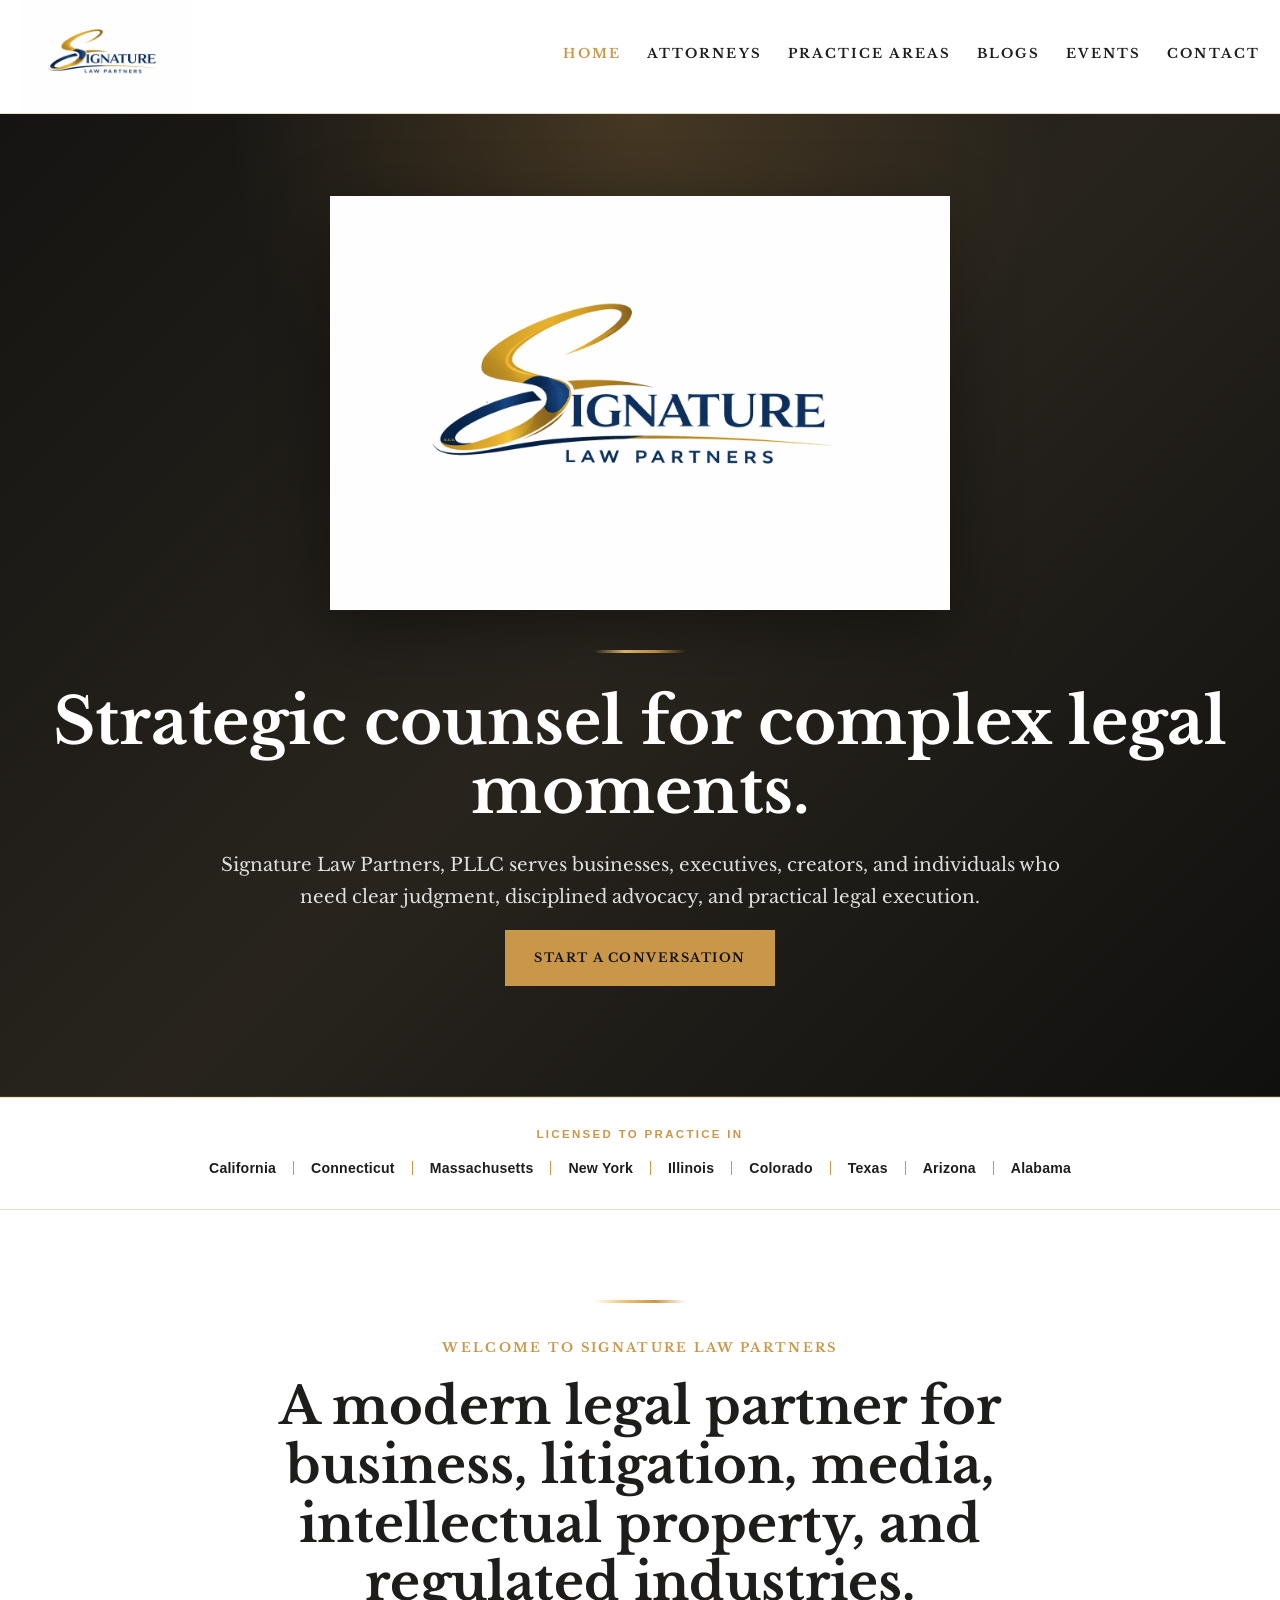
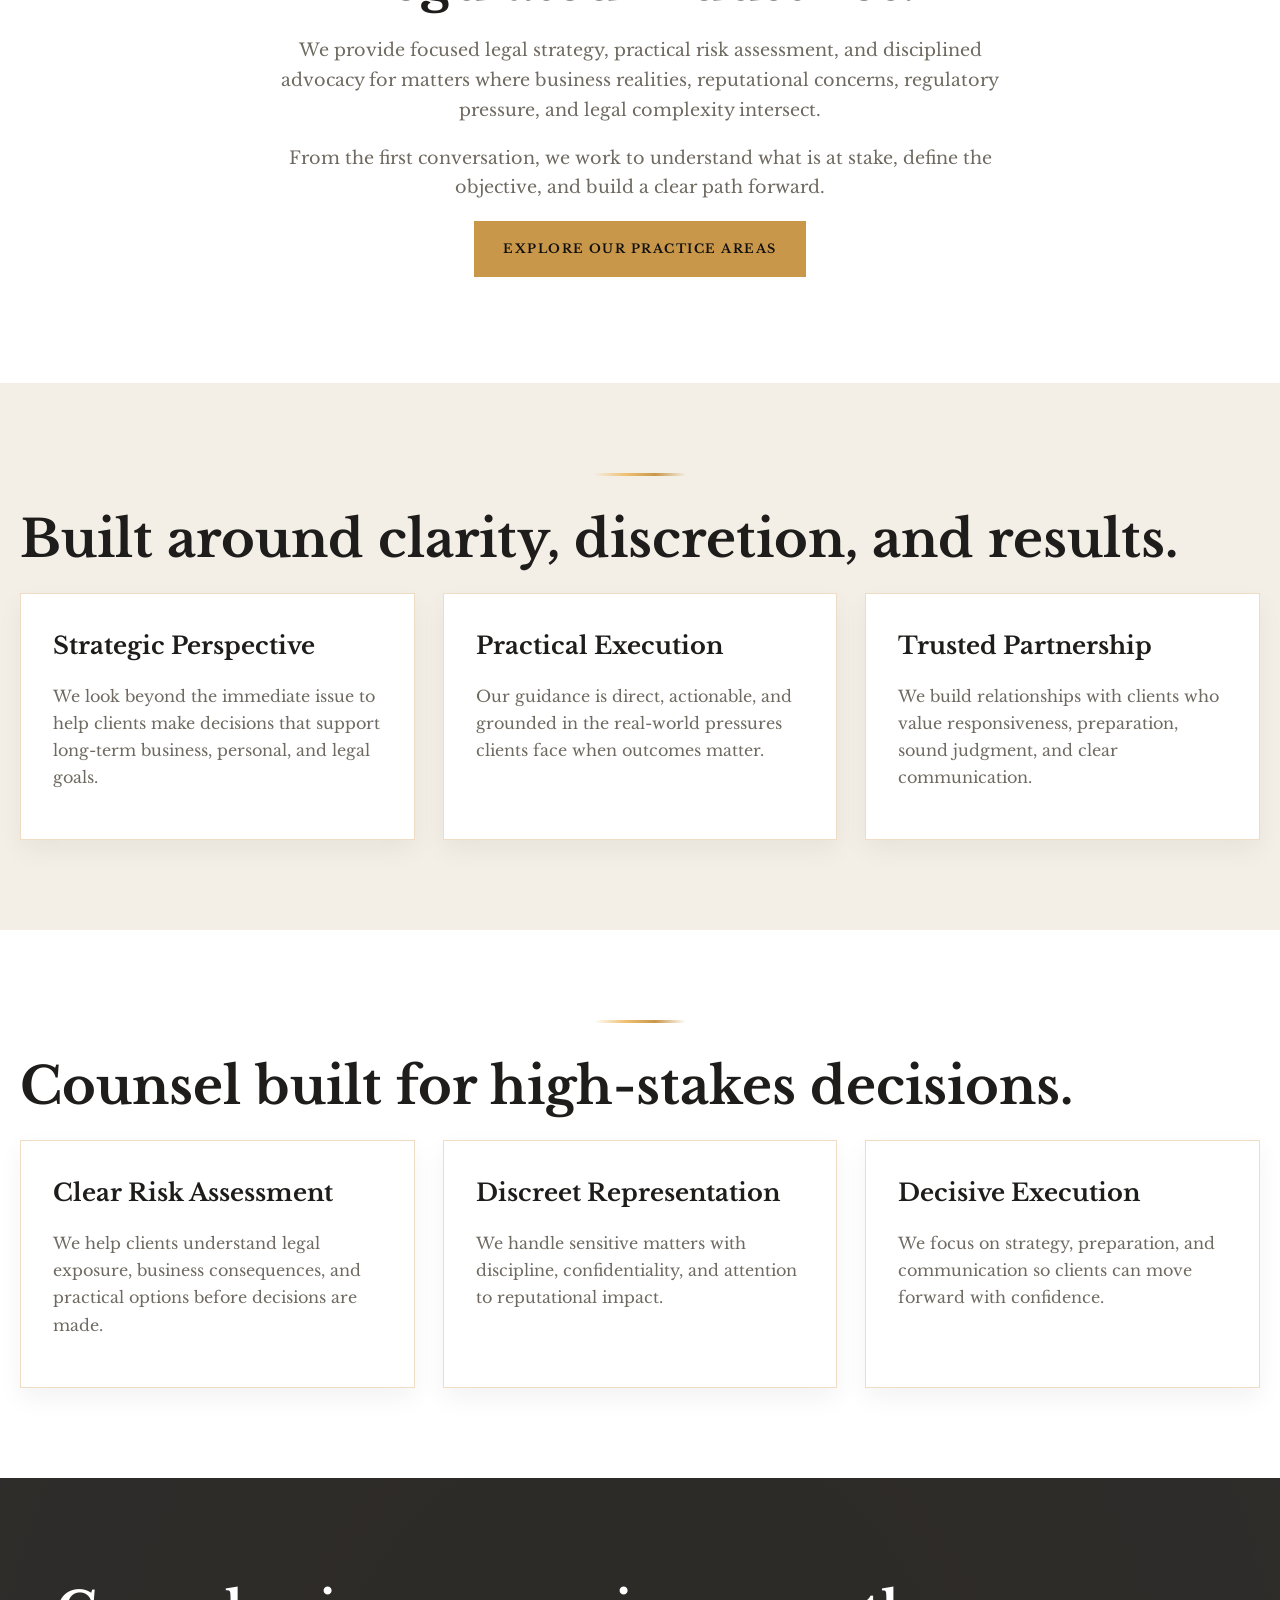
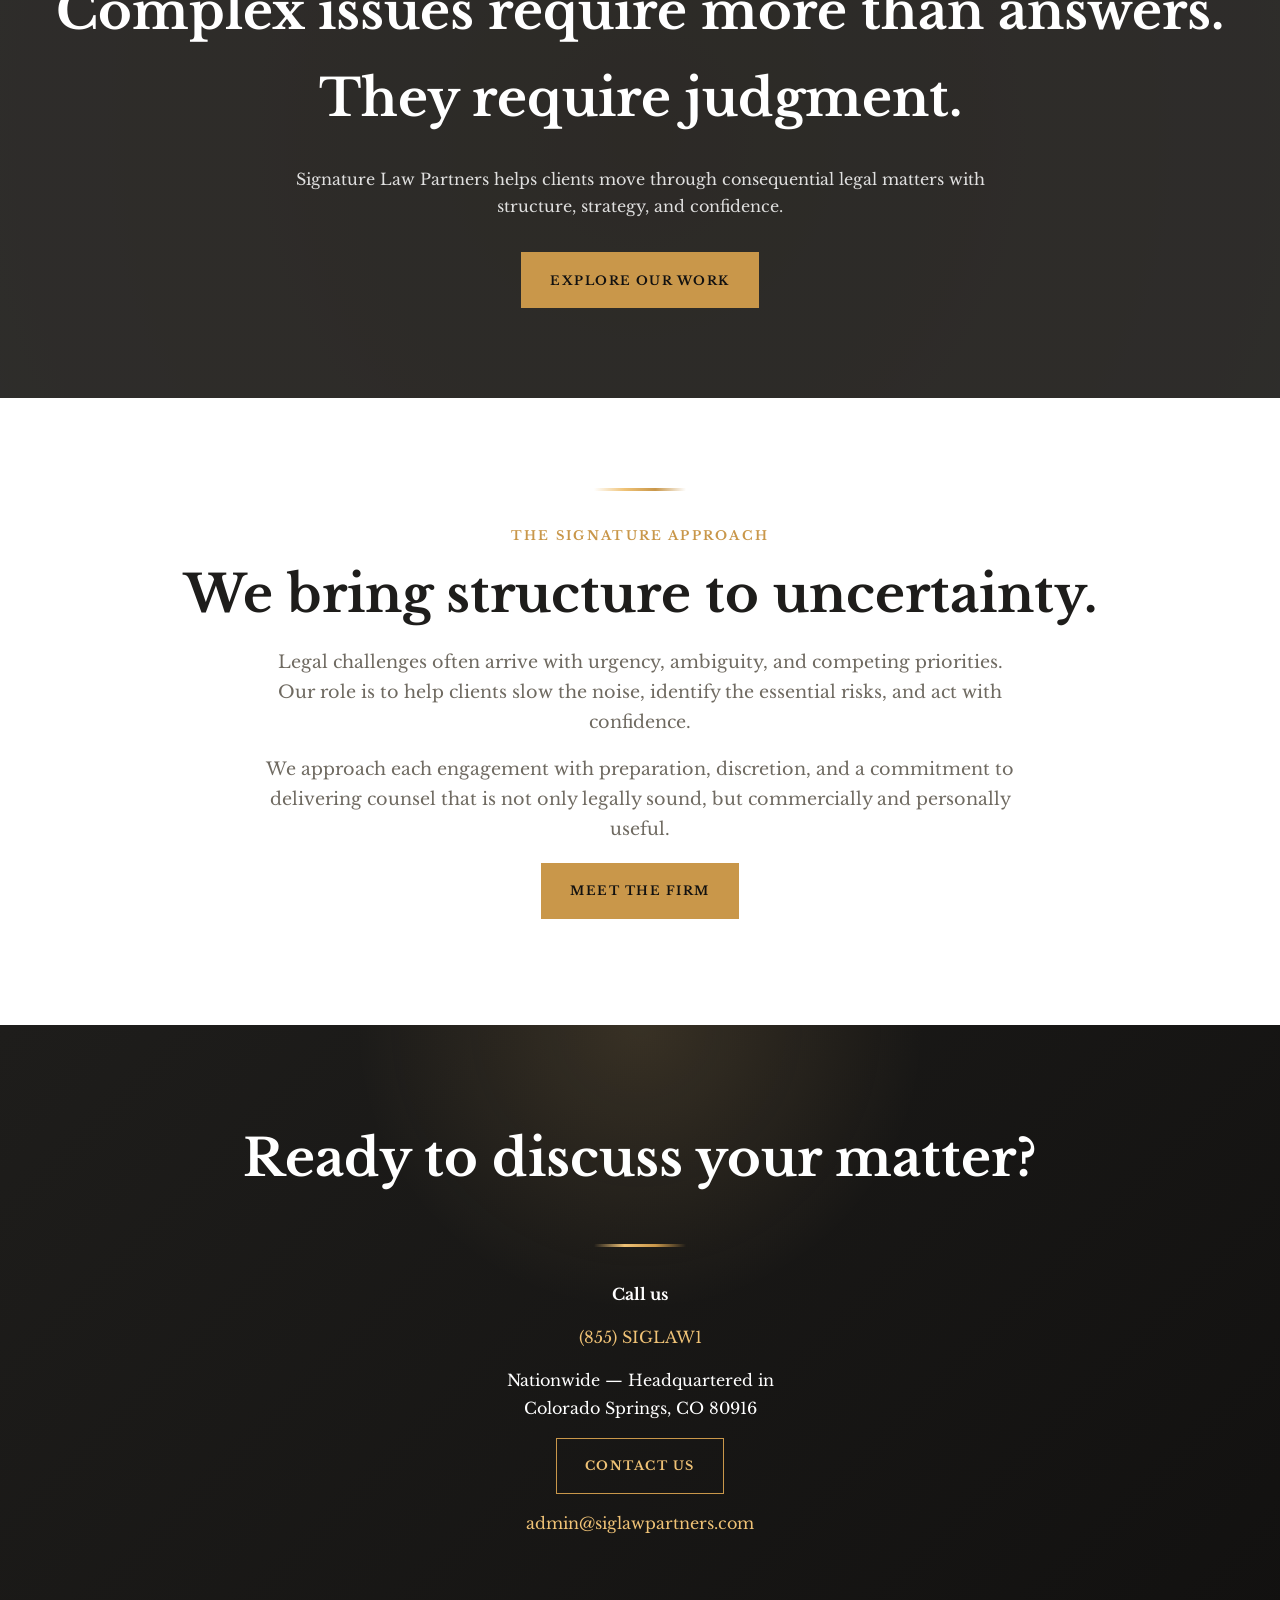
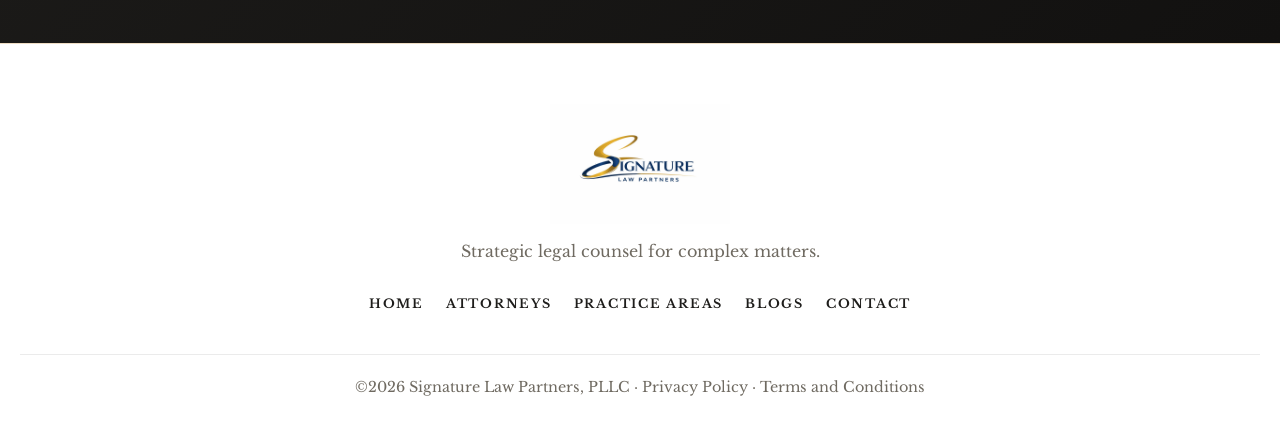
<file: index.html>
<!DOCTYPE html>
<html lang="en" class="scroll-smooth">
<head>
    <meta charset="UTF-8">
    <meta http-equiv="X-UA-Compatible" content="IE=edge">
    <meta name="viewport" content="width=device-width, initial-scale=1.0">
    <link rel="icon" href="data:,">

    <meta name="robots" content="index, follow, max-image-preview:large, max-snippet:-1, max-video-preview:-1">
    <meta name="description" content="Signature Law Partners, PLLC provides strategic legal counsel for businesses, executives, creators, and individuals facing complex legal matters.">

    <meta property="og:title" content="Signature Law Partners, PLLC">
    <meta property="og:description" content="Strategic legal counsel for businesses, executives, creators, and individuals facing complex legal matters.">
    <meta property="og:type" content="website">
    <meta property="og:image" content="assets/siglogo.png">
    <meta name="twitter:card" content="summary_large_image">

    <title>Signature Law Partners, PLLC | Strategic Legal Counsel</title>

    <link rel="preconnect" href="https://fonts.googleapis.com">
    <link rel="preconnect" href="https://fonts.gstatic.com" crossorigin>
    <link href="https://fonts.googleapis.com/css2?family=Libre+Baskerville:wght@400;700&display=swap" rel="stylesheet">
    <link rel="stylesheet" href="style.css">

    <script type="application/ld+json">
    {
        "@context": "https://schema.org",
        "@type": "LegalService",
        "name": "Signature Law Partners, PLLC",
        "image": "assets/siglogo.png",
        "email": "admin@siglawpartners.com",
        "telephone": "+1-855-744-5291",
        "address": {
            "@type": "PostalAddress",
            "addressLocality": "Colorado Springs",
            "addressRegion": "CO",
            "postalCode": "80916",
            "addressCountry": "US"
        },
        "areaServed": "US",
        "url": "https://siglawpartners.com"
    }
    </script>
</head>

<body>
<a class="skip-link" href="#main">Skip to main content</a>

<header class="main-header">
    <div class="container main-header-inner">
        <div class="logo">
            <a href="index.html" aria-label="Signature Law Partners home">
                <img src="assets/siglogo.png" alt="Signature Law Partners, PLLC logo" width="170" height="90" decoding="async">
            </a>
        </div>

        <nav class="site-nav" aria-label="Primary navigation">
            <a href="index.html" aria-current="page">Home</a>
            <a href="attorneys.html">Attorneys</a>
            <a href="practice-areas.html">Practice Areas</a>
            <a href="blogs.html">Blogs</a>
            <a href="events.html">Events</a>
            <a href="contact.html">Contact</a>
        </nav>
    </div>
</header>

<main id="main">
    <section class="hero">
        <div class="container hero-inner">
            <img
                src="assets/siglogo.png"
                alt="Signature Law Partners, PLLC"
                class="hero-logo"
                width="620"
                height="300"
                fetchpriority="high"
                decoding="async"
            >

            <div class="divider" aria-hidden="true">
                <div class="linebar"></div>
            </div>

            <h1>Strategic counsel for complex legal moments.</h1>

            <p>
                Signature Law Partners, PLLC serves businesses, executives, creators,
                and individuals who need clear judgment, disciplined advocacy,
                and practical legal execution.
            </p>

            <p>
                <a href="contact.html" class="btn">Start a Conversation</a>
            </p>
        </div>
    </section>

    <section class="licensed-states" aria-label="States where the firm is licensed">
        <div class="container licensed-states-inner">
            <p class="licensed-states-label">Licensed to practice in</p>
            <ul class="licensed-states-list">
                <li>California</li>
                <li>Connecticut</li>
                <li>Massachusetts</li>
                <li>New York</li>
                <li>Illinois</li>
                <li>Colorado</li>
                <li>Texas</li>
                <li>Arizona</li>
                <li>Alabama</li>
            </ul>
        </div>
    </section>

    <section class="section section-white">
        <div class="container">
            <div class="page-section-content">
            <div class="divider" aria-hidden="true">
                <div class="linebar"></div>
            </div>

            <p class="eyebrow">Welcome to Signature Law Partners</p>

            <h2 class="section-title">
                A modern legal partner for business, litigation, media,
                intellectual property, and regulated industries.
            </h2>

            <div class="section-lede">
                <p>
                    We provide focused legal strategy, practical risk assessment,
                    and disciplined advocacy for matters where business realities,
                    reputational concerns, regulatory pressure, and legal complexity intersect.
                </p>

                <p>
                    From the first conversation, we work to understand what is at stake,
                    define the objective, and build a clear path forward.
                </p>
            </div>

            <p>
                <a href="practice-areas.html" class="btn">Explore Our Practice Areas</a>
            </p>
            </div>
        </div>
    </section>

    <section class="section section-soft">
        <div class="container">
            <div class="divider" aria-hidden="true">
                <div class="linebar"></div>
            </div>

            <h2 class="section-title">Built around clarity, discretion, and results.</h2>

            <div class="card-grid">
                <article class="card">
                    <h3>Strategic Perspective</h3>
                    <p>
                        We look beyond the immediate issue to help clients make decisions
                        that support long-term business, personal, and legal goals.
                    </p>
                </article>

                <article class="card">
                    <h3>Practical Execution</h3>
                    <p>
                        Our guidance is direct, actionable, and grounded in the real-world
                        pressures clients face when outcomes matter.
                    </p>
                </article>

                <article class="card">
                    <h3>Trusted Partnership</h3>
                    <p>
                        We build relationships with clients who value responsiveness,
                        preparation, sound judgment, and clear communication.
                    </p>
                </article>
            </div>
        </div>
    </section>

    <section class="section section-white" aria-label="Firm approach">
        <div class="container">
            <div class="divider" aria-hidden="true">
                <div class="linebar"></div>
            </div>

            <h2 class="section-title">Counsel built for high-stakes decisions.</h2>

            <div class="card-grid">
                <article class="card">
                    <h3>Clear Risk Assessment</h3>
                    <p>
                        We help clients understand legal exposure, business consequences,
                        and practical options before decisions are made.
                    </p>
                </article>

                <article class="card">
                    <h3>Discreet Representation</h3>
                    <p>
                        We handle sensitive matters with discipline, confidentiality,
                        and attention to reputational impact.
                    </p>
                </article>

                <article class="card">
                    <h3>Decisive Execution</h3>
                    <p>
                        We focus on strategy, preparation, and communication so clients
                        can move forward with confidence.
                    </p>
                </article>
            </div>
        </div>
    </section>

    <section class="section cta-band">
        <div class="container">
            <h2>
                Complex issues require more than answers.<br>
                They require judgment.
            </h2>

            <p>
                Signature Law Partners helps clients move through consequential legal
                matters with structure, strategy, and confidence.
            </p>

            <a href="practice-areas.html" class="btn">Explore Our Work</a>
        </div>
    </section>

    <section class="section section-white">
        <div class="container">
            <div class="page-section-content">
            <div class="divider" aria-hidden="true">
                <div class="linebar"></div>
            </div>

            <p class="eyebrow">The Signature Approach</p>

            <h2 class="section-title">We bring structure to uncertainty.</h2>

            <div class="section-lede">
                <p>
                    Legal challenges often arrive with urgency, ambiguity, and competing
                    priorities. Our role is to help clients slow the noise, identify
                    the essential risks, and act with confidence.
                </p>

                <p>
                    We approach each engagement with preparation, discretion, and a
                    commitment to delivering counsel that is not only legally sound,
                    but commercially and personally useful.
                </p>
            </div>

            <p>
                <a href="attorneys.html" class="btn">Meet the Firm</a>
            </p>
            </div>
        </div>
    </section>

    <section class="section contact-panel">
        <div class="container">
            <h2>Ready to discuss your matter?</h2>

            <div class="divider" aria-hidden="true">
                <div class="linebar"></div>
            </div>

            <p><strong>Call us</strong></p>

            <p>
                <a href="tel:+18557445291">(855) SIGLAW1</a>
            </p>

            <p>
                Nationwide — Headquartered in<br>
                Colorado Springs, CO 80916
            </p>

            <p>
                <a href="contact.html" class="ghost-btn">Contact Us</a>
            </p>

            <p>
                <a href="mailto:admin@siglawpartners.com">admin@siglawpartners.com</a>
            </p>
        </div>
    </section>
</main>

<footer class="footer">
    <div class="container footer-inner">
        <div>
            <img
                src="assets/siglogo.png"
                alt="Signature Law Partners, PLLC"
                class="footer-logo"
                width="180"
                height="95"
                decoding="async"
            >

            <p>Strategic legal counsel for complex matters.</p>
        </div>

        <nav class="footer-links" aria-label="Footer navigation">
            <a href="index.html" aria-current="page">Home</a>
            <a href="attorneys.html">Attorneys</a>
            <a href="practice-areas.html">Practice Areas</a>
            <a href="blogs.html">Blogs</a>
            <a href="contact.html">Contact</a>
        </nav>
    </div>

    <div class="container footer-bottom">
        <p>
            ©2026 Signature Law Partners, PLLC ·
            <a href="/privacy-policy">Privacy Policy</a> ·
            <a href="/terms-and-conditions">Terms and Conditions</a>
        </p>
    </div>
</footer>

<script src="site.js"></script>
</body>
</html>
</file>
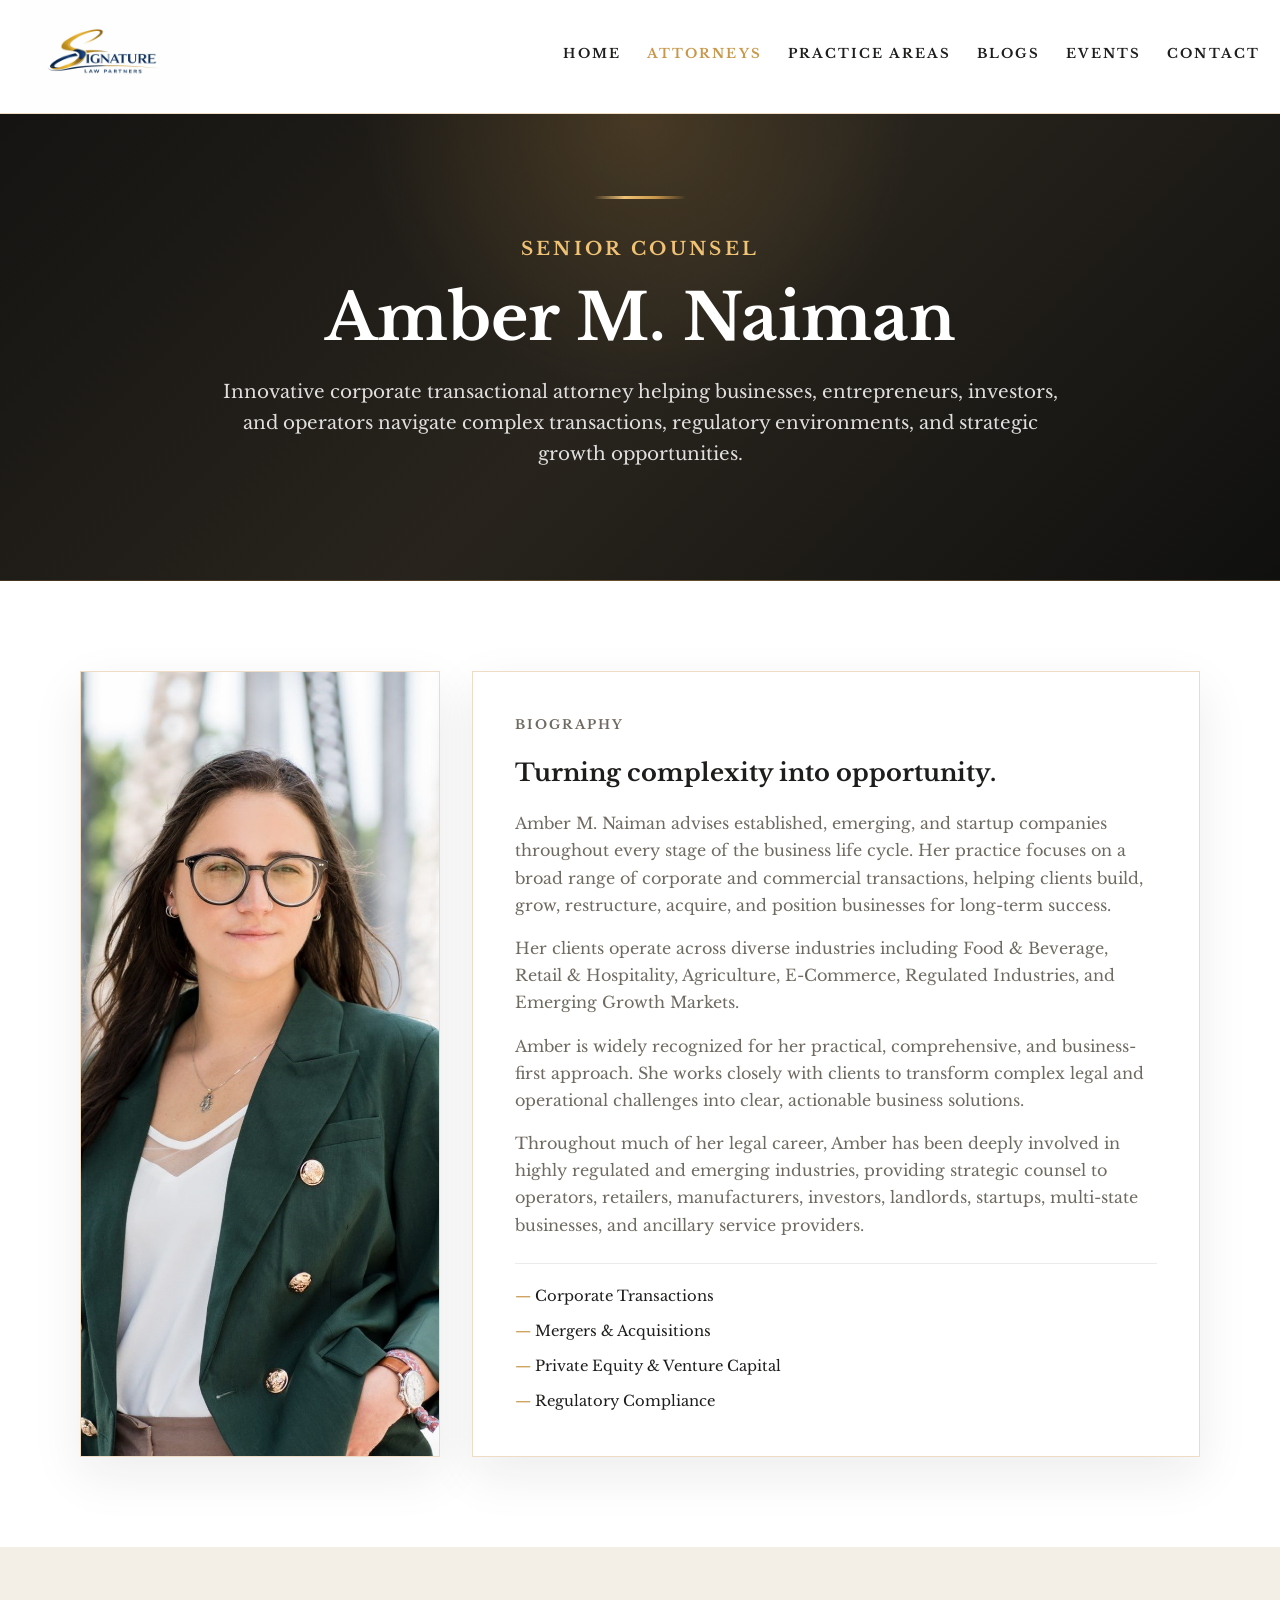
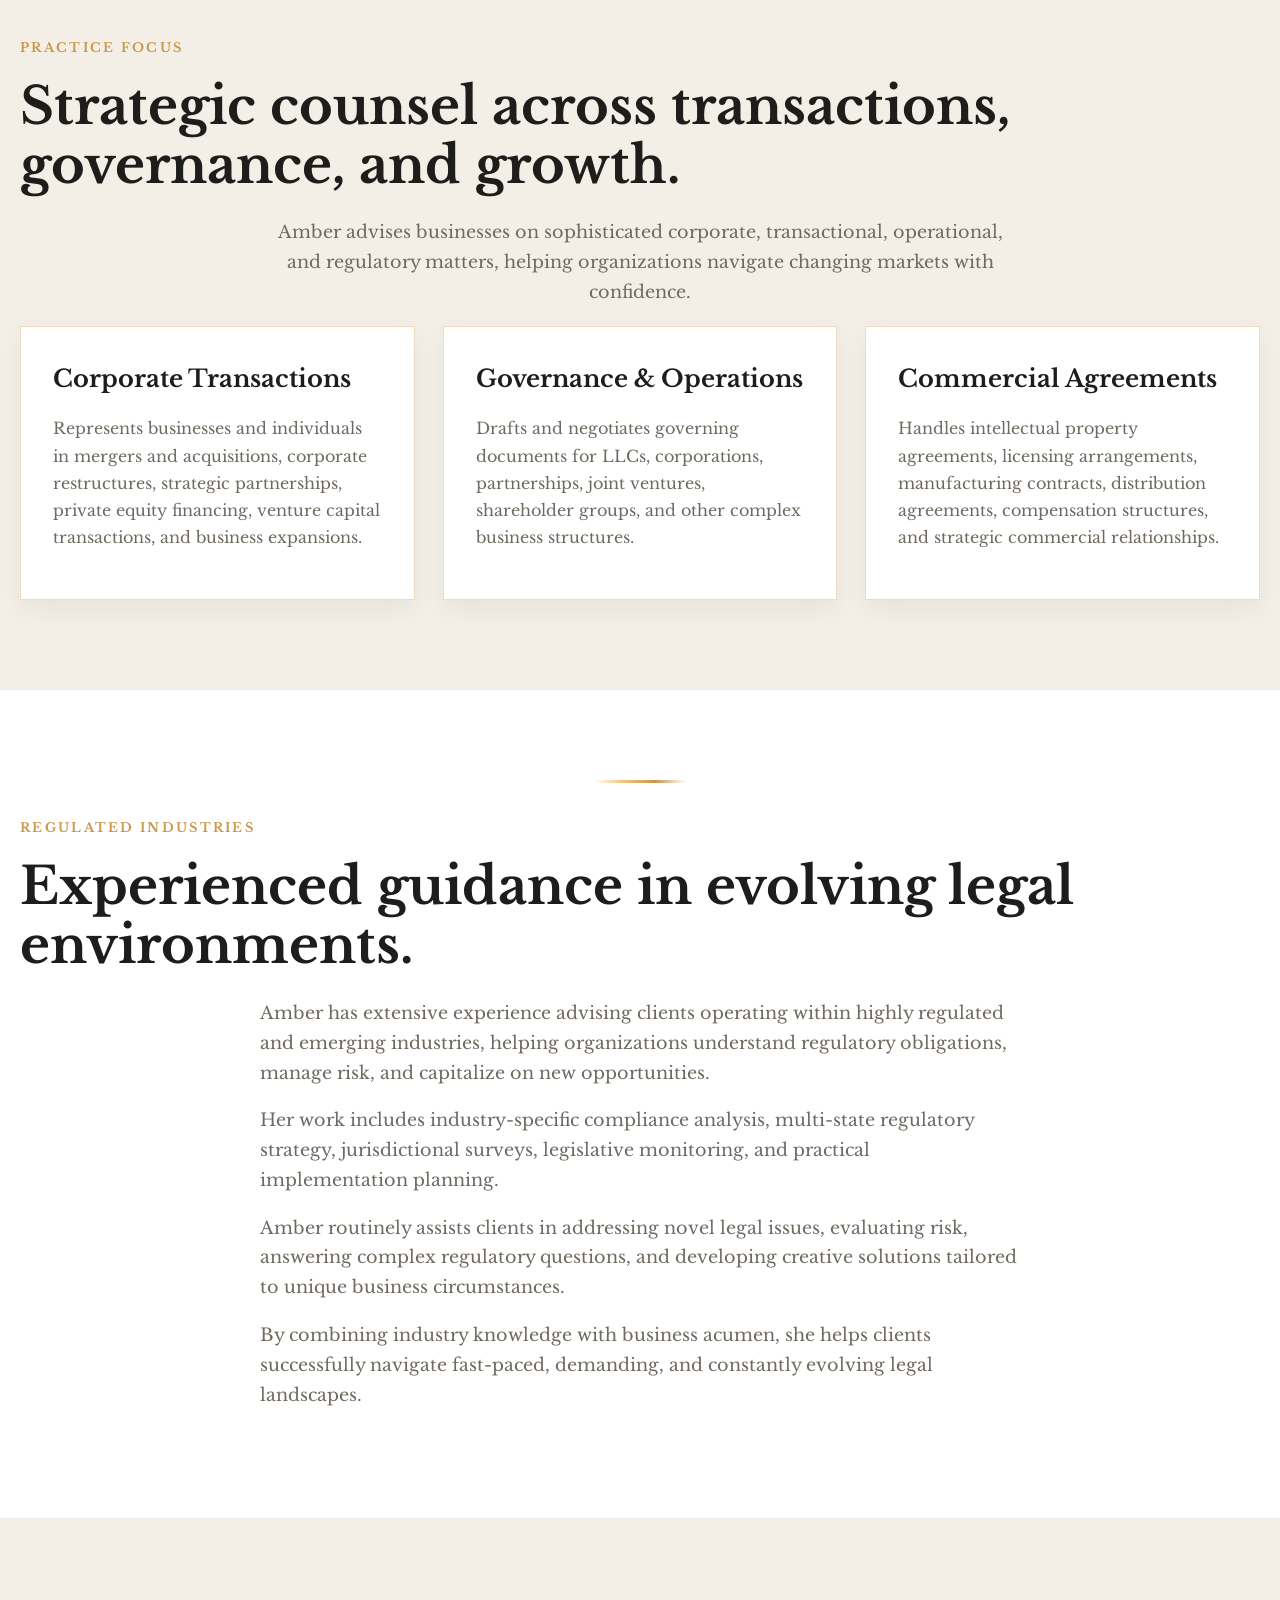
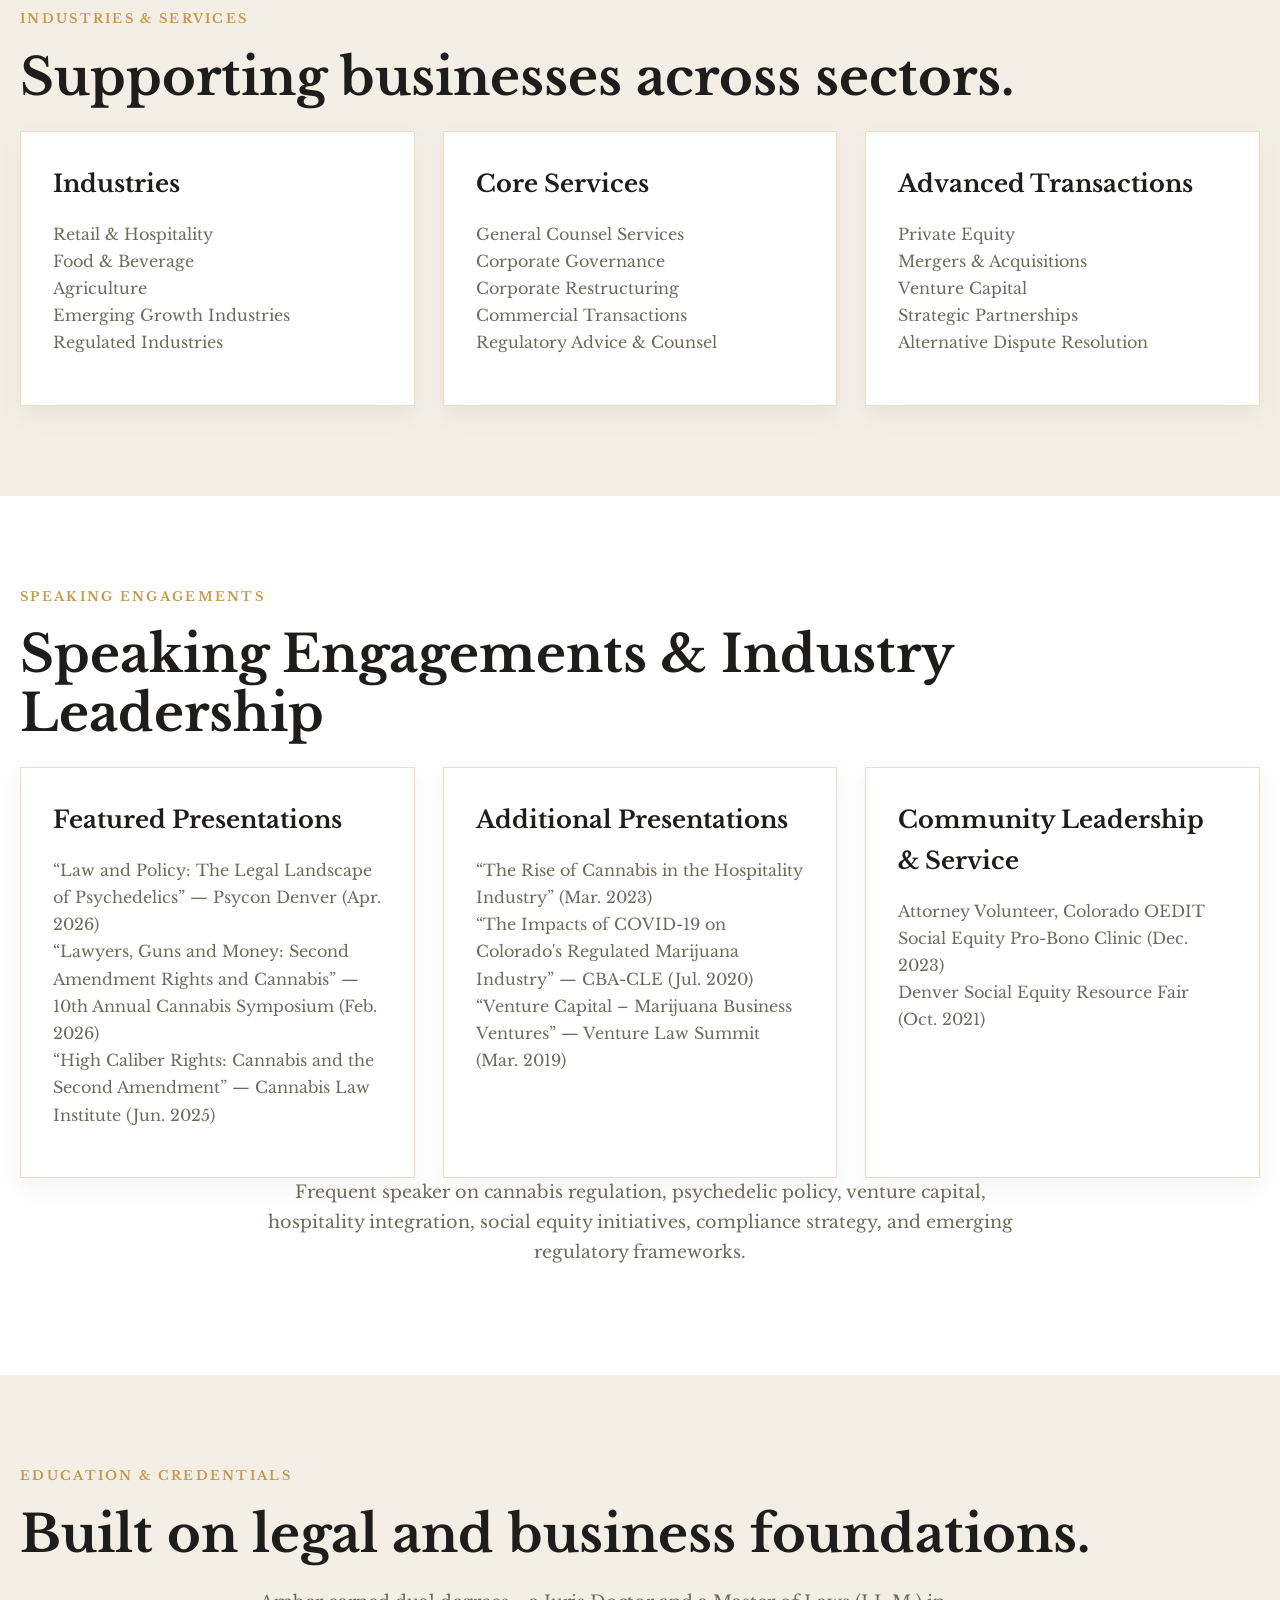
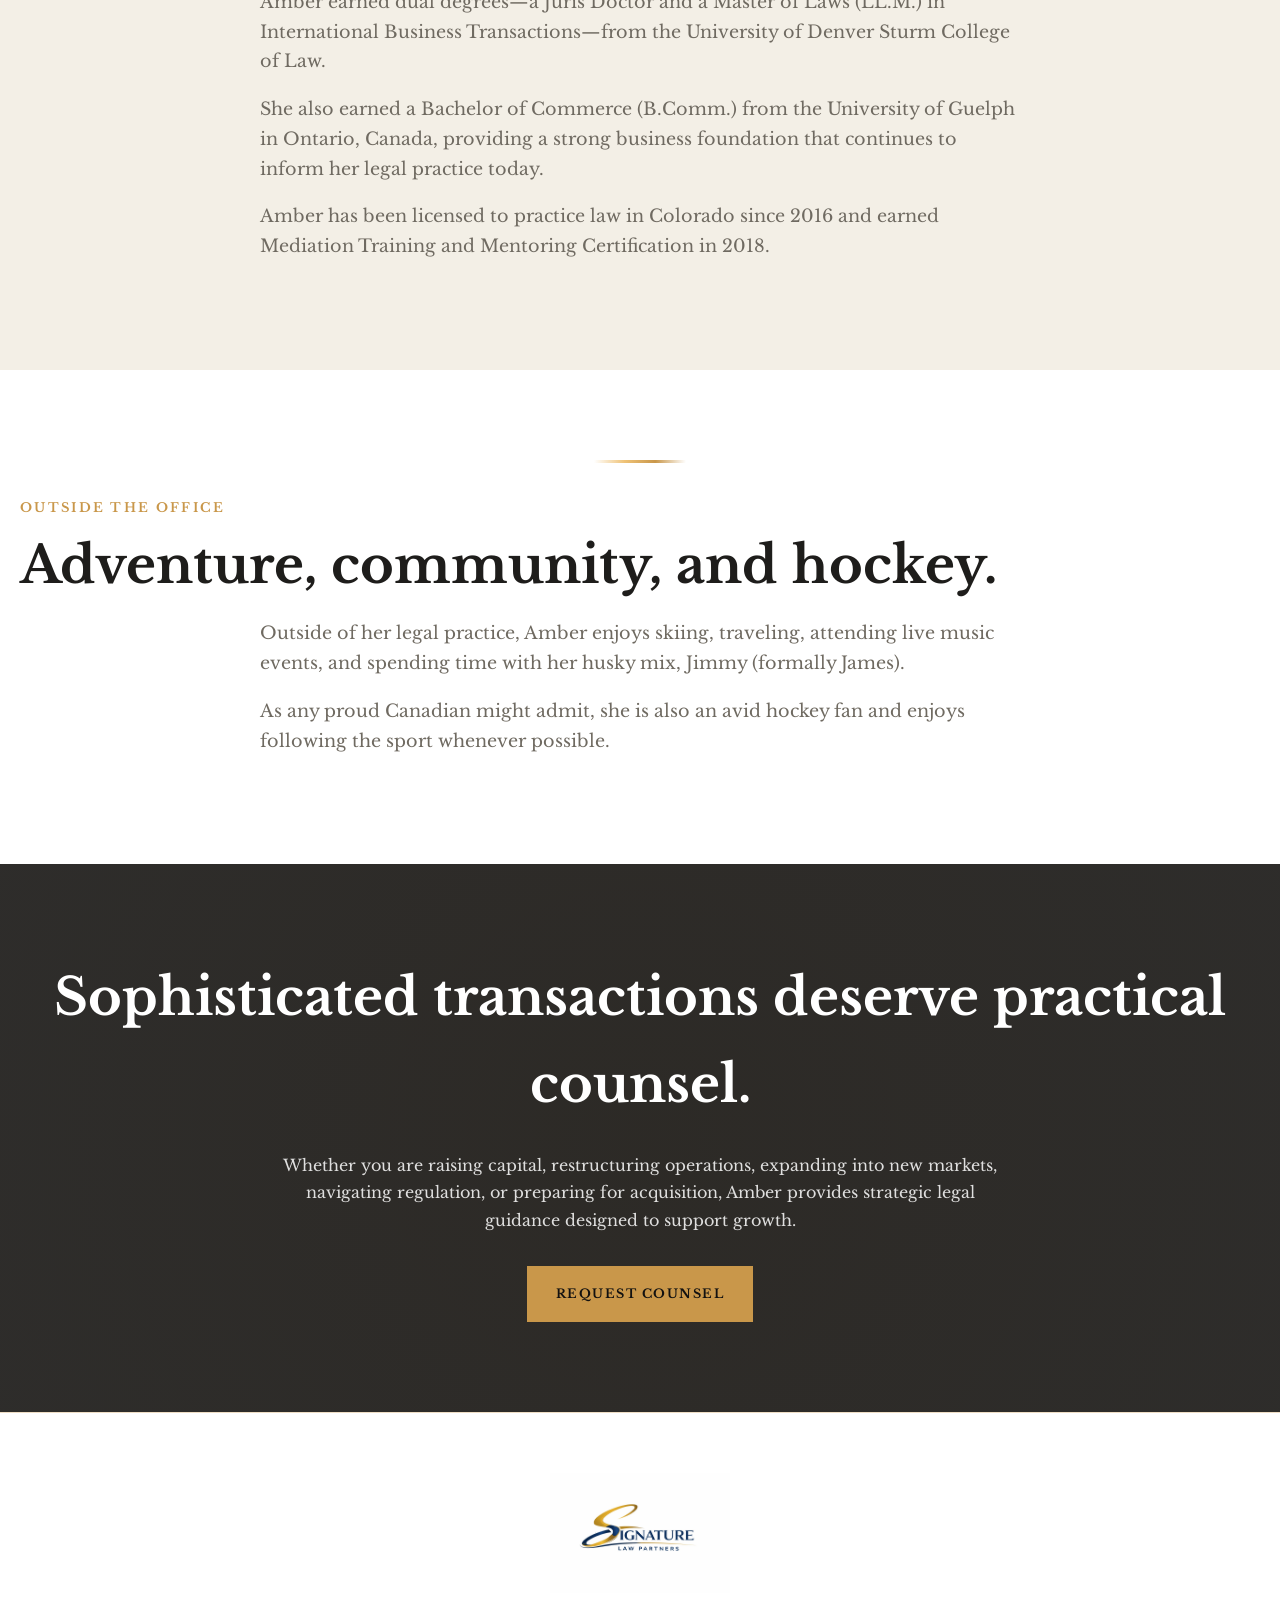
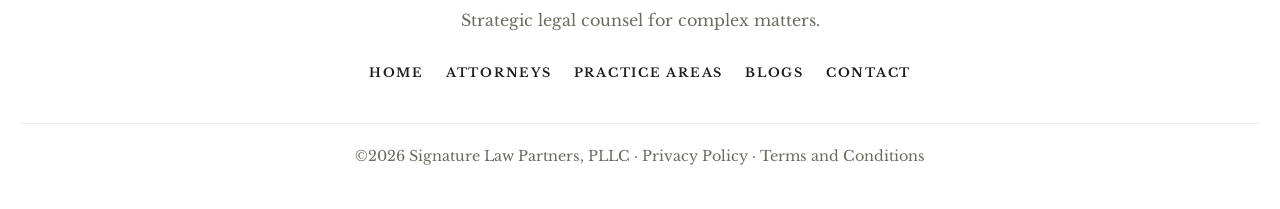
<file: amber.html>
<!DOCTYPE html>
<html lang="en">
<head>
    <meta charset="UTF-8">
    <meta name="viewport" content="width=device-width, initial-scale=1.0">

    <title>Amber M. Naiman | Signature Law Partners, PLLC</title>

    <meta name="description" content="Amber M. Naiman is Senior Counsel at Signature Law Partners, PLLC. Corporate transactional attorney advising established, emerging, and startup companies on mergers and acquisitions, private equity, governance, regulatory compliance, and strategic business transactions.">

    <meta property="og:title" content="Amber M. Naiman | Signature Law Partners, PLLC">
    <meta property="og:description" content="Senior Counsel. Corporate transactions, mergers and acquisitions, private equity, governance, regulatory compliance, and strategic business counsel.">
    <meta property="og:type" content="profile">
    <meta property="og:image" content="assets/amber.jpg">

    <meta name="twitter:card" content="summary_large_image">

    <link rel="preconnect" href="https://fonts.googleapis.com">
    <link rel="preconnect" href="https://fonts.gstatic.com" crossorigin>

    <link href="https://fonts.googleapis.com/css2?family=Libre+Baskerville:wght@400;700&display=swap" rel="stylesheet">
    <link rel="stylesheet" href="style.css">
</head>

<body>

<a class="skip-link" href="#main">Skip to main content</a>

<header class="main-header">
    <div class="container main-header-inner">

        <div class="logo">
            <a href="index.html" aria-label="Signature Law Partners home">
                <img
                    src="assets/siglogo.png"
                    alt="Signature Law Partners, PLLC"
                    width="170"
                    height="90">
            </a>
        </div>

        <nav class="site-nav" aria-label="Primary navigation">
            <a href="index.html">Home</a>
            <a href="attorneys.html" aria-current="page">Attorneys</a>
            <a href="practice-areas.html">Practice Areas</a>
            <a href="blogs.html">Blogs</a>
            <a href="events.html">Events</a>
            <a href="contact.html">Contact</a>
        </nav>

    </div>
</header>

<main id="main">

    <section class="hero">

        <div class="container hero-inner">

            <div class="divider" aria-hidden="true">
                <div class="linebar"></div>
            </div>

            <p class="eyebrow">
                Senior Counsel
            </p>

            <h1>
                Amber M. Naiman
            </h1>

            <p>
                Innovative corporate transactional attorney helping businesses,
                entrepreneurs, investors, and operators navigate complex transactions,
                regulatory environments, and strategic growth opportunities.
            </p>

        </div>

    </section>

    <section class="section section-white">

        <div class="container">

            <div class="profile-grid">

                <div class="profile-photo">
                    <img
                        src="assets/amber.jpg"
                        alt="Amber M. Naiman">
                </div>

                <article class="card profile-bio">

                    <p class="eyebrow">
                        Biography
                    </p>

                    <h3>
                        Turning complexity into opportunity.
                    </h3>

                    <p>
                        Amber M. Naiman advises established, emerging,
                        and startup companies throughout every stage of
                        the business life cycle. Her practice focuses on
                        a broad range of corporate and commercial transactions,
                        helping clients build, grow, restructure,
                        acquire, and position businesses for long-term success.
                    </p>

                    <p>
                        Her clients operate across diverse industries including
                        Food & Beverage, Retail & Hospitality, Agriculture,
                        E-Commerce, Regulated Industries, and Emerging Growth Markets.
                    </p>

                    <p>
                        Amber is widely recognized for her practical,
                        comprehensive, and business-first approach.
                        She works closely with clients to transform
                        complex legal and operational challenges into
                        clear, actionable business solutions.
                    </p>

                    <p>
                        Throughout much of her legal career, Amber has been
                        deeply involved in highly regulated and emerging industries,
                        providing strategic counsel to operators, retailers,
                        manufacturers, investors, landlords, startups,
                        multi-state businesses, and ancillary service providers.
                    </p>

                    <div class="attorney-meta">
                        <span>Corporate Transactions</span>
                        <span>Mergers & Acquisitions</span>
                        <span>Private Equity & Venture Capital</span>
                        <span>Regulatory Compliance</span>
                    </div>

                </article>

            </div>

        </div>

    </section>

    <section class="section section-soft">

        <div class="container">

            <p class="eyebrow">
                Practice Focus
            </p>

            <h2 class="section-title">
                Strategic counsel across transactions, governance, and growth.
            </h2>

            <p class="section-lede page-centered-lede">
                Amber advises businesses on sophisticated corporate,
                transactional, operational, and regulatory matters,
                helping organizations navigate changing markets with confidence.
            </p>

            <div class="card-grid">

                <article class="card">

                    <h3>
                        Corporate Transactions
                    </h3>

                    <p>
                        Represents businesses and individuals in mergers
                        and acquisitions, corporate restructures,
                        strategic partnerships, private equity financing,
                        venture capital transactions, and business expansions.
                    </p>

                </article>

                <article class="card">

                    <h3>
                        Governance & Operations
                    </h3>

                    <p>
                        Drafts and negotiates governing documents for LLCs,
                        corporations, partnerships, joint ventures,
                        shareholder groups, and other complex business structures.
                    </p>

                </article>

                <article class="card">

                    <h3>
                        Commercial Agreements
                    </h3>

                    <p>
                        Handles intellectual property agreements,
                        licensing arrangements, manufacturing contracts,
                        distribution agreements, compensation structures,
                        and strategic commercial relationships.
                    </p>

                </article>

            </div>

        </div>

    </section>

    <section class="section section-white">

        <div class="container">

            <div class="divider" aria-hidden="true">
                <div class="linebar"></div>
            </div>

            <p class="eyebrow">
                Regulated Industries
            </p>

            <h2 class="section-title">
                Experienced guidance in evolving legal environments.
            </h2>

            <div class="section-lede regulated-copy">

                <p>
                    Amber has extensive experience advising clients operating
                    within highly regulated and emerging industries,
                    helping organizations understand regulatory obligations,
                    manage risk, and capitalize on new opportunities.
                </p>

                <p>
                    Her work includes industry-specific compliance analysis,
                    multi-state regulatory strategy, jurisdictional surveys,
                    legislative monitoring, and practical implementation planning.
                </p>

                <p>
                    Amber routinely assists clients in addressing novel legal issues,
                    evaluating risk, answering complex regulatory questions,
                    and developing creative solutions tailored to unique business circumstances.
                </p>

                <p>
                    By combining industry knowledge with business acumen,
                    she helps clients successfully navigate fast-paced,
                    demanding, and constantly evolving legal landscapes.
                </p>

            </div>

        </div>

    </section>

    <section class="section section-soft">

        <div class="container">

            <p class="eyebrow">
                Industries & Services
            </p>

            <h2 class="section-title">
                Supporting businesses across sectors.
            </h2>

            <div class="card-grid">

                <article class="card">

                    <h3>
                        Industries
                    </h3>

                    <p>
                        Retail & Hospitality<br>
                        Food & Beverage<br>
                        Agriculture<br>
                        Emerging Growth Industries<br>
                        Regulated Industries
                    </p>

                </article>

                <article class="card">

                    <h3>
                        Core Services
                    </h3>

                    <p>
                        General Counsel Services<br>
                        Corporate Governance<br>
                        Corporate Restructuring<br>
                        Commercial Transactions<br>
                        Regulatory Advice & Counsel
                    </p>

                </article>

                <article class="card">

                    <h3>
                        Advanced Transactions
                    </h3>

                    <p>
                        Private Equity<br>
                        Mergers & Acquisitions<br>
                        Venture Capital<br>
                        Strategic Partnerships<br>
                        Alternative Dispute Resolution
                    </p>

                </article>

            </div>

        </div>

    </section>

    <section class="section section-white">

        <div class="container">

            <p class="eyebrow">
                Speaking Engagements
            </p>

            <h2 class="section-title">
                Speaking Engagements & Industry Leadership
            </h2>

            <div class="card-grid">

                <article class="card">

                    <h3>
                        Featured Presentations
                    </h3>

                    <p>
                        “Law and Policy: The Legal Landscape of Psychedelics” — Psycon Denver (Apr. 2026)<br>
                        “Lawyers, Guns and Money: Second Amendment Rights and Cannabis” — 10th Annual Cannabis Symposium (Feb. 2026)<br>
                        “High Caliber Rights: Cannabis and the Second Amendment” — Cannabis Law Institute (Jun. 2025)
                    </p>

                </article>

                <article class="card">

                    <h3>
                        Additional Presentations
                    </h3>

                    <p>
                        “The Rise of Cannabis in the Hospitality Industry” (Mar. 2023)<br>
                        “The Impacts of COVID-19 on Colorado's Regulated Marijuana Industry” — CBA-CLE (Jul. 2020)<br>
                        “Venture Capital – Marijuana Business Ventures” — Venture Law Summit (Mar. 2019)
                    </p>

                </article>

                <article class="card">

                    <h3>
                        Community Leadership & Service
                    </h3>

                    <p>
                        Attorney Volunteer, Colorado OEDIT Social Equity Pro-Bono Clinic (Dec. 2023)<br>
                        Denver Social Equity Resource Fair (Oct. 2021)
                    </p>

                </article>

            </div>

            <p class="section-lede page-centered-lede">
                Frequent speaker on cannabis regulation, psychedelic policy,
                venture capital, hospitality integration, social equity initiatives,
                compliance strategy, and emerging regulatory frameworks.
            </p>

        </div>

    </section>

    <section class="section section-soft">

        <div class="container">

            <p class="eyebrow">
                Education & Credentials
            </p>

            <h2 class="section-title">
                Built on legal and business foundations.
            </h2>

            <div class="section-lede">

                <p>
                    Amber earned dual degrees—a Juris Doctor and a Master of Laws
                    (LL.M.) in International Business Transactions—from the
                    University of Denver Sturm College of Law.
                </p>

                <p>
                    She also earned a Bachelor of Commerce (B.Comm.)
                    from the University of Guelph in Ontario, Canada,
                    providing a strong business foundation that continues
                    to inform her legal practice today.
                </p>

                <p>
                    Amber has been licensed to practice law in Colorado since 2016
                    and earned Mediation Training and Mentoring Certification in 2018.
                </p>

            </div>

        </div>

    </section>

    <section class="section section-white">

        <div class="container">

            <div class="divider" aria-hidden="true">
                <div class="linebar"></div>
            </div>

            <p class="eyebrow">
                Outside the Office
            </p>

            <h2 class="section-title">
                Adventure, community, and hockey.
            </h2>

            <div class="section-lede">

                <p>
                    Outside of her legal practice, Amber enjoys skiing,
                    traveling, attending live music events,
                    and spending time with her husky mix, Jimmy
                    (formally James).
                </p>

                <p>
                    As any proud Canadian might admit,
                    she is also an avid hockey fan and enjoys
                    following the sport whenever possible.
                </p>

            </div>

        </div>

    </section>

    <section class="section cta-band">

        <div class="container">

            <h2>
                Sophisticated transactions deserve practical counsel.
            </h2>

            <p>
                Whether you are raising capital, restructuring operations,
                expanding into new markets, navigating regulation,
                or preparing for acquisition, Amber provides
                strategic legal guidance designed to support growth.
            </p>

            <a href="contact.html" class="btn">
                Request Counsel
            </a>

        </div>

    </section>

</main>

<footer class="footer">

    <div class="container footer-inner">

        <div>

            <img
                src="assets/siglogo.png"
                alt="Signature Law Partners"
                class="footer-logo">

            <p>
                Strategic legal counsel for complex matters.
            </p>

        </div>

        <nav class="footer-links" aria-label="Footer navigation">

            <a href="index.html">Home</a>
            <a href="attorneys.html">Attorneys</a>
            <a href="practice-areas.html">Practice Areas</a>
            <a href="blogs.html">Blogs</a>
            <a href="contact.html">Contact</a>

        </nav>

    </div>

    <div class="container footer-bottom">

        <p>
            ©2026 Signature Law Partners, PLLC ·
            <a href="/privacy-policy">Privacy Policy</a> ·
            <a href="/terms-and-conditions">Terms and Conditions</a>
        </p>

    </div>

</footer>

<script src="site.js"></script>

</body>
</html>
</file>
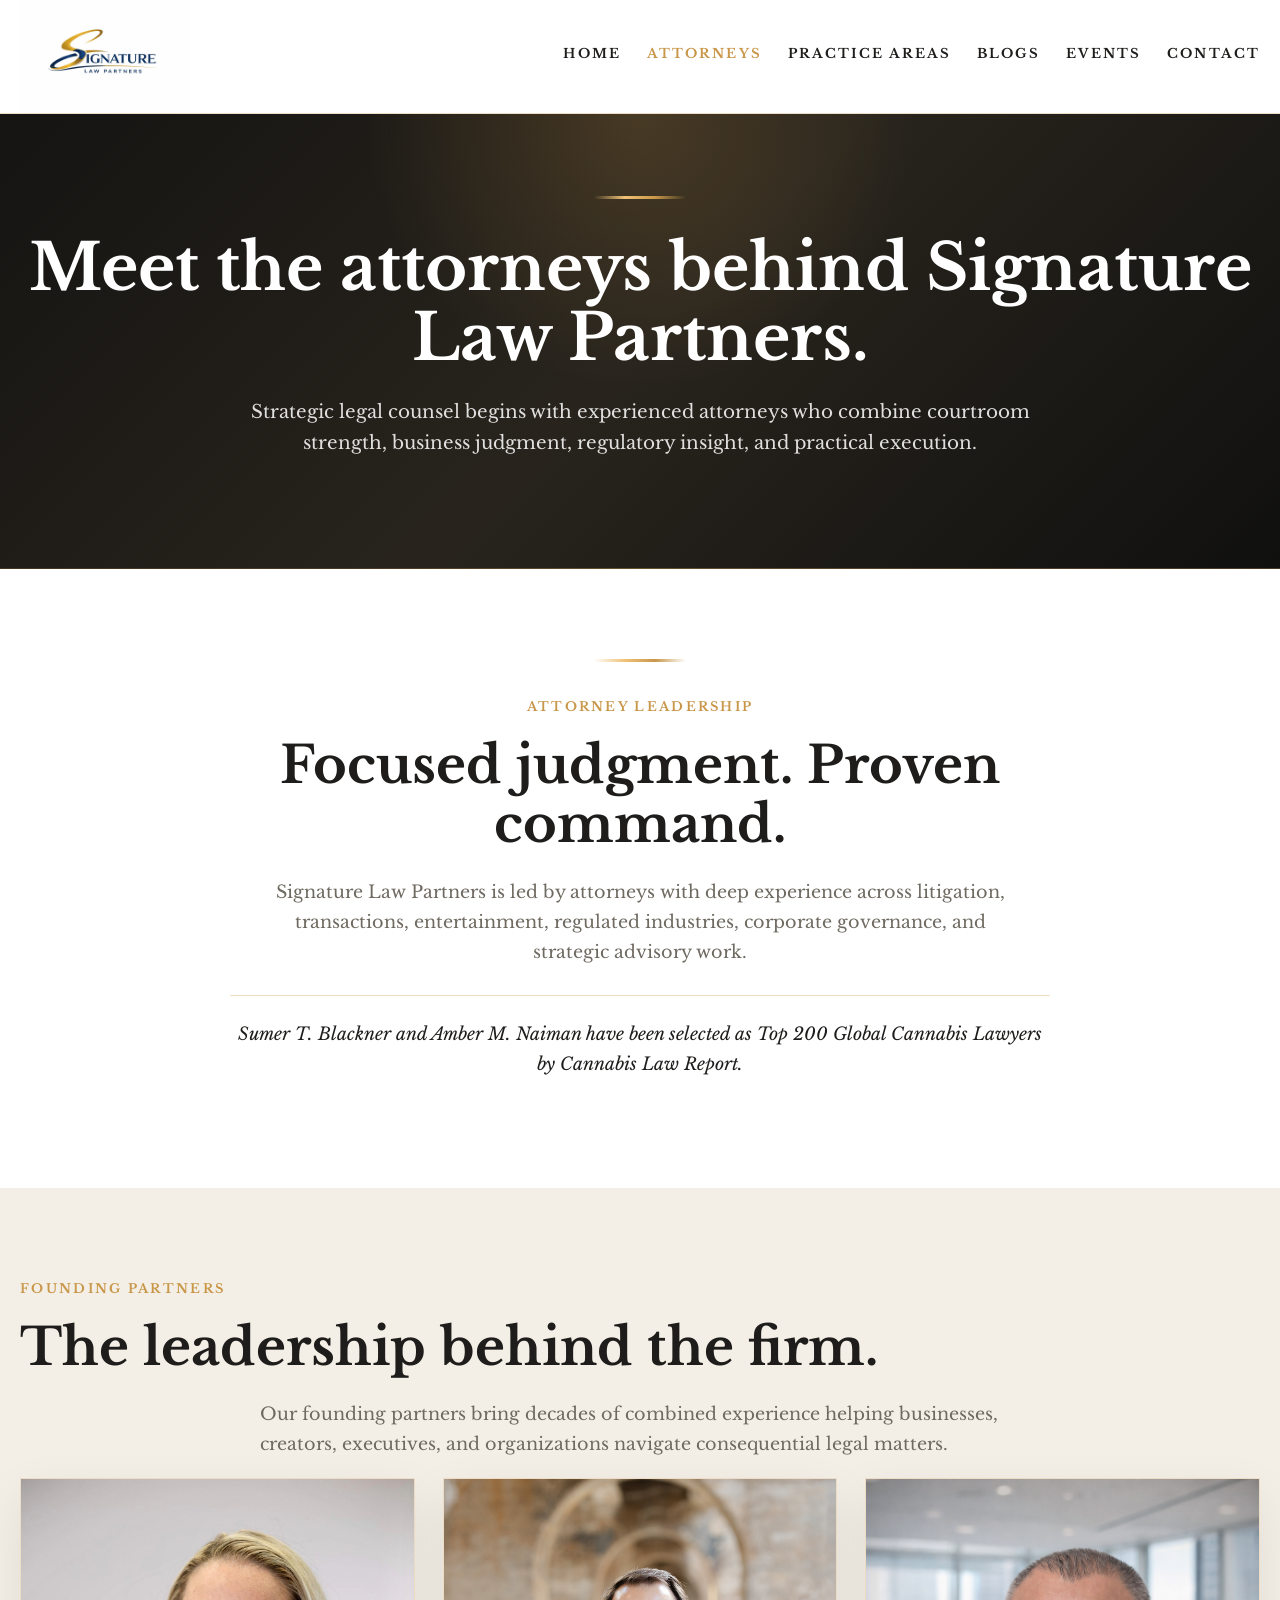
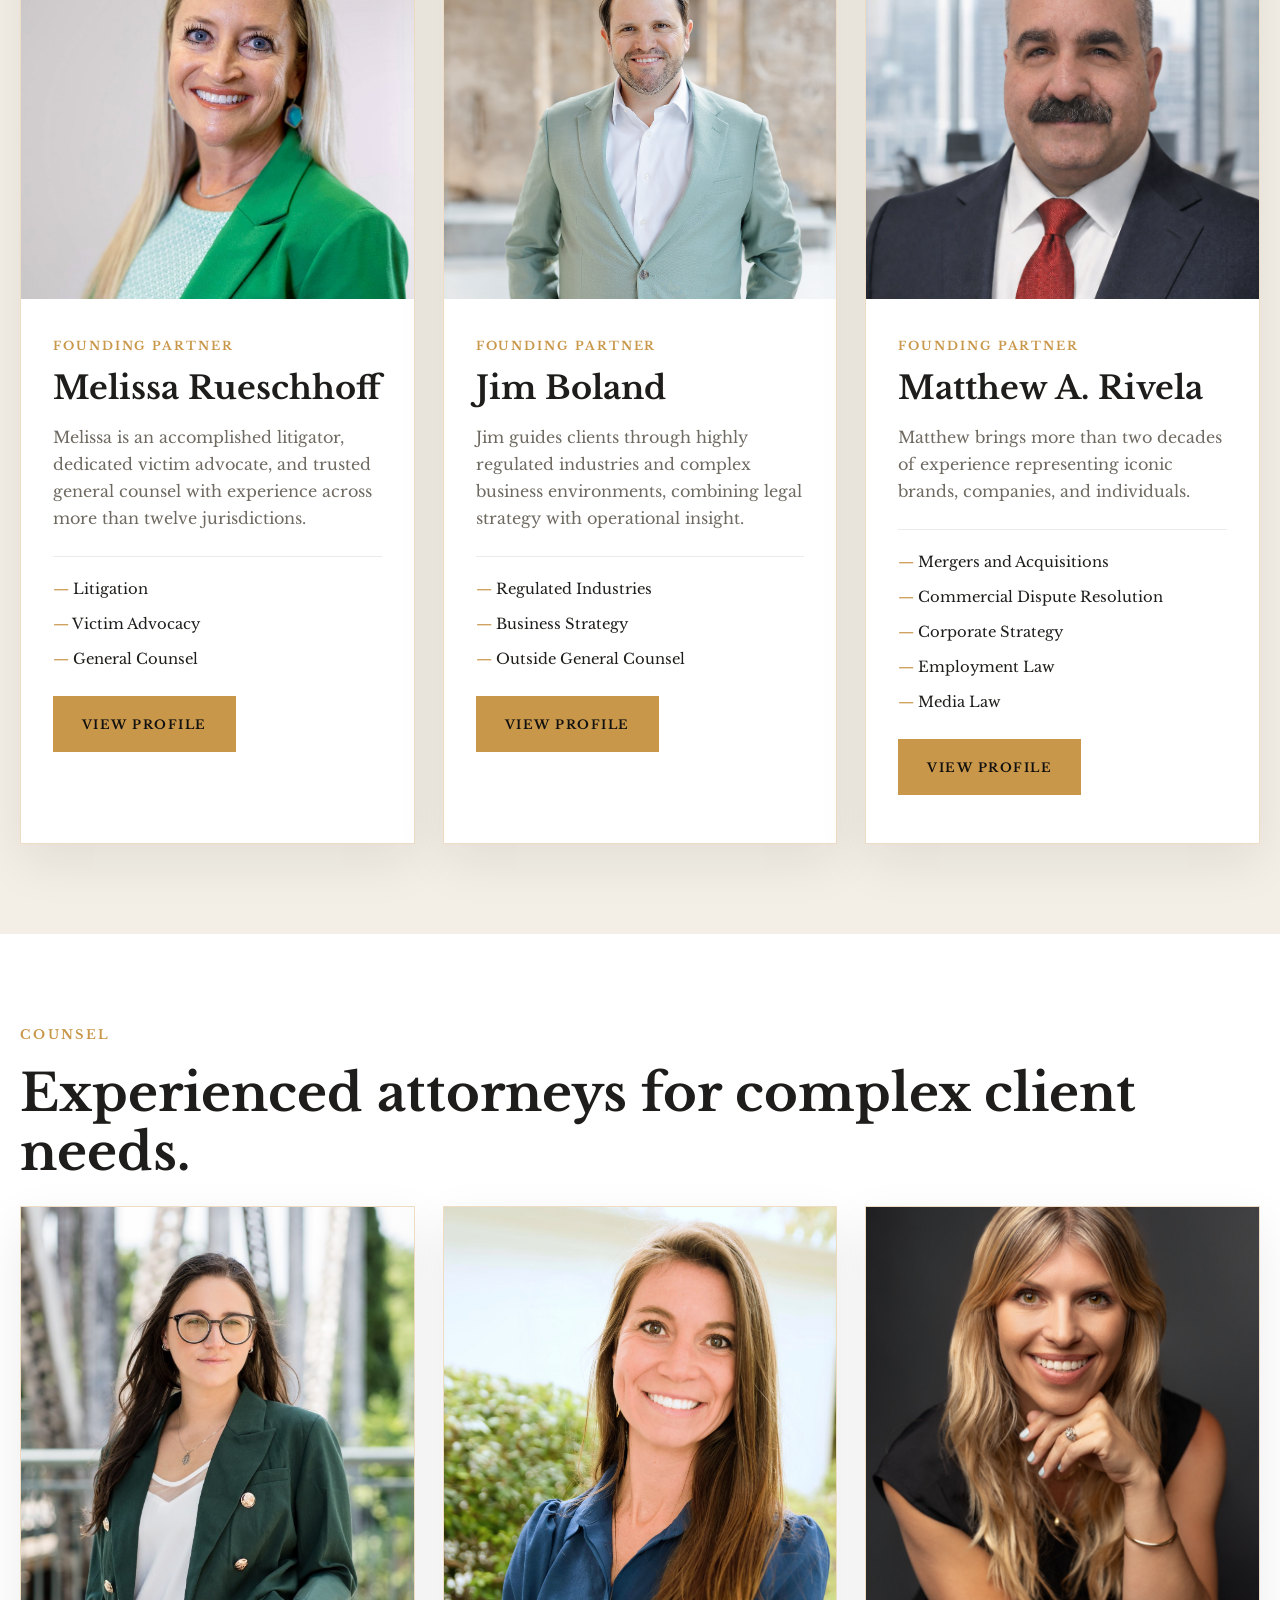
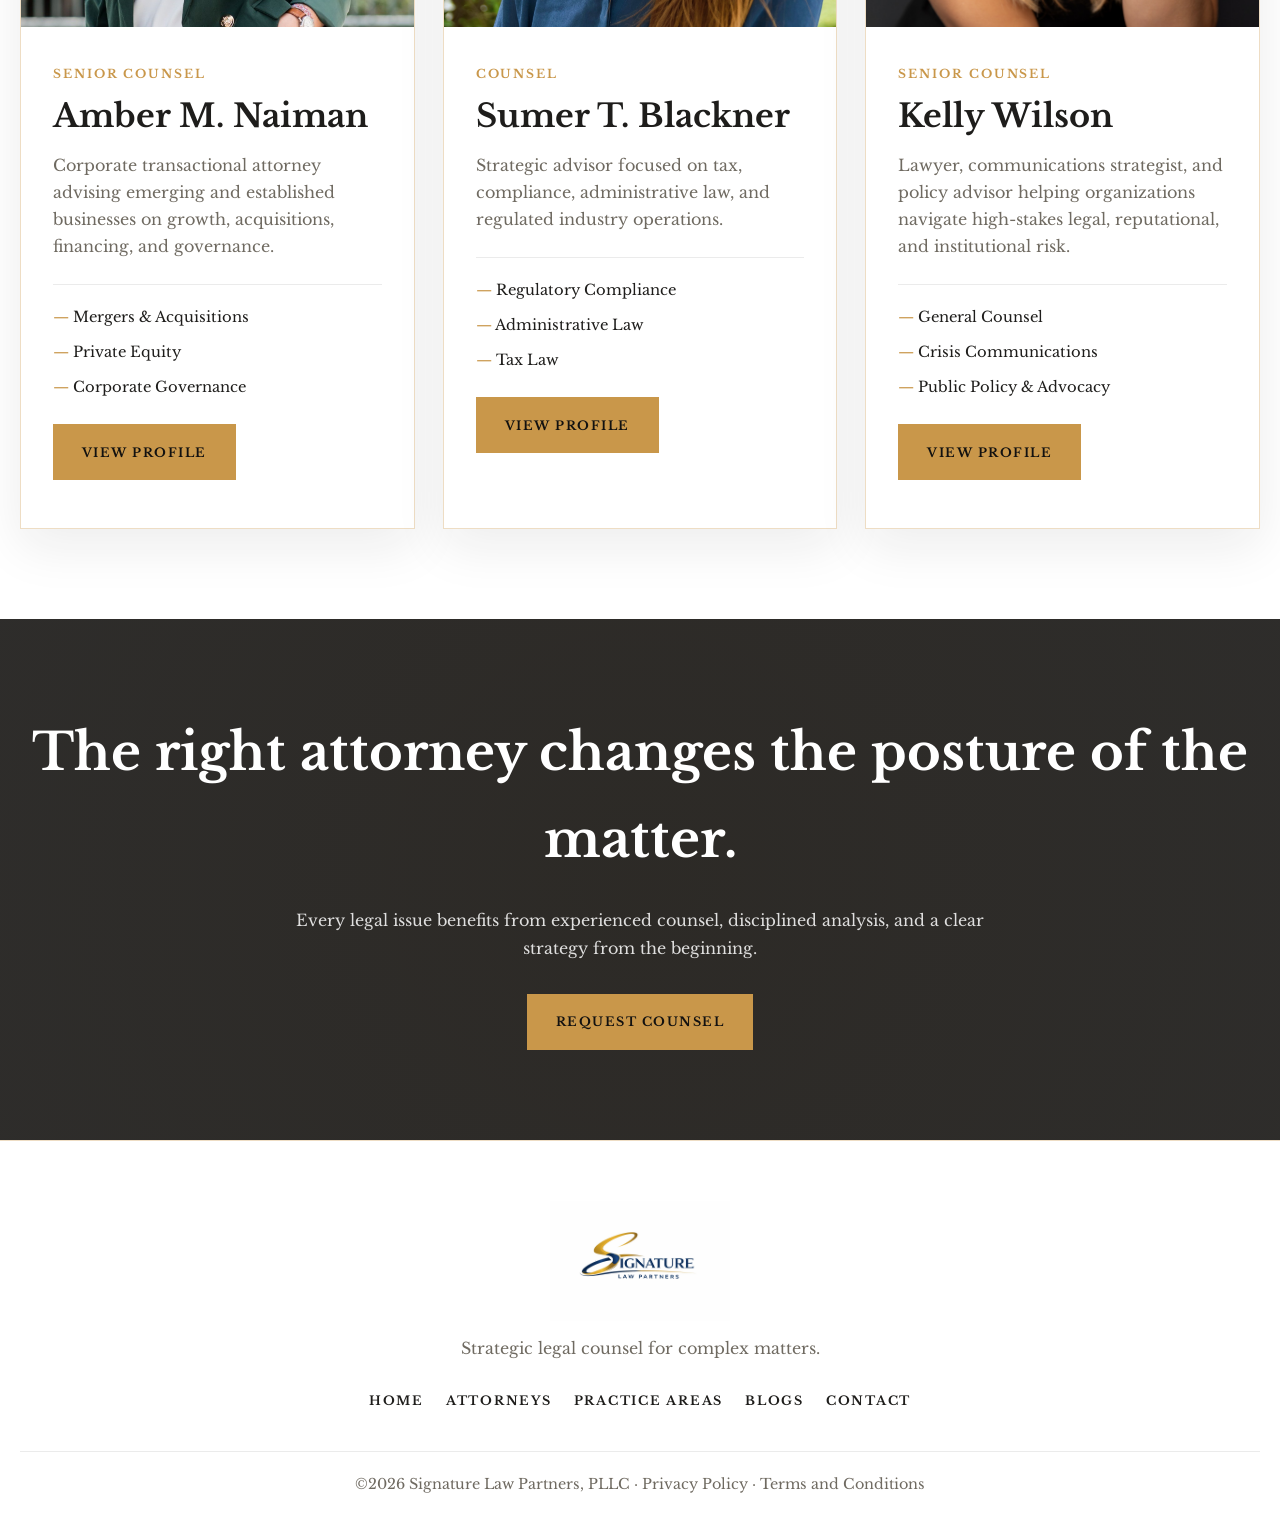
<file: attorneys.html>
<!DOCTYPE html>
<html lang="en">
<head>
    <meta charset="UTF-8">
    <meta name="viewport" content="width=device-width, initial-scale=1.0">

    <title>Attorneys | Signature Law Partners, PLLC</title>

    <meta name="description" content="Meet the attorneys of Signature Law Partners, PLLC. Experienced counsel serving clients across litigation, corporate, entertainment, regulatory, transactional, and advisory matters.">

    <meta property="og:title" content="Attorneys | Signature Law Partners, PLLC">
    <meta property="og:description" content="Meet the attorneys of Signature Law Partners, PLLC.">
    <meta property="og:type" content="website">
    <meta property="og:image" content="assets/siglogo.png">

    <meta name="twitter:card" content="summary_large_image">

    <link rel="preconnect" href="https://fonts.googleapis.com">
    <link rel="preconnect" href="https://fonts.gstatic.com" crossorigin>

    <link href="https://fonts.googleapis.com/css2?family=Libre+Baskerville:wght@400;700&display=swap" rel="stylesheet">
    <link rel="stylesheet" href="style.css">
</head>

<body>

<a class="skip-link" href="#main">Skip to main content</a>

<header class="main-header">
    <div class="container main-header-inner">

        <div class="logo">
            <a href="index.html" aria-label="Signature Law Partners home">
                <img
                    src="assets/siglogo.png"
                    alt="Signature Law Partners, PLLC"
                    width="170"
                    height="90">
            </a>
        </div>

        <nav class="site-nav" aria-label="Primary navigation">
            <a href="index.html">Home</a>
            <a href="attorneys.html" aria-current="page">Attorneys</a>
            <a href="practice-areas.html">Practice Areas</a>
            <a href="blogs.html">Blogs</a>
            <a href="events.html">Events</a>
            <a href="contact.html">Contact</a>
        </nav>

    </div>
</header>

<main id="main">

    <section class="hero">
        <div class="container hero-inner">

            <div class="divider" aria-hidden="true">
                <div class="linebar"></div>
            </div>

            <h1>Meet the attorneys behind Signature Law Partners.</h1>

            <p>
                Strategic legal counsel begins with experienced attorneys
                who combine courtroom strength, business judgment,
                regulatory insight, and practical execution.
            </p>

        </div>
    </section>

    <section class="section section-white">

        <div class="container">

            <div class="attorney-leadership">
                <div class="divider" aria-hidden="true">
                    <div class="linebar"></div>
                </div>

                <p class="eyebrow">Attorney Leadership</p>

                <h2 class="section-title">
                    Focused judgment. Proven command.
                </h2>

                <p class="section-lede">
                    Signature Law Partners is led by attorneys with deep
                    experience across litigation, transactions, entertainment,
                    regulated industries, corporate governance, and strategic advisory work.
                </p>

                <p class="section-lede recognition">
                    <a href="https://cannabis.top200lawyers.com/" target="_blank" rel="noopener noreferrer">
                        Sumer T. Blackner and Amber M. Naiman have been selected as
                        Top 200 Global Cannabis Lawyers by Cannabis Law Report.
                    </a>
                </p>
            </div>

        </div>

    </section>

    <section class="section section-soft">

        <div class="container">

            <p class="eyebrow">Founding Partners</p>

            <h2 class="section-title">
                The leadership behind the firm.
            </h2>

            <p class="section-lede">
                Our founding partners bring decades of combined experience
                helping businesses, creators, executives, and organizations
                navigate consequential legal matters.
            </p>

            <div class="attorney-grid">

                <article class="attorney-card">

                    <div class="attorney-photo">
                        <a href="melissa.html">
                            <img src="assets/melissa.jpg" alt="Melissa Rueschhoff">
                        </a>
                    </div>

                    <div class="attorney-content">
                        <span class="attorney-role">Founding Partner</span>
                        <h3 class="attorney-name">
                            <a href="melissa.html">Melissa Rueschhoff</a>
                        </h3>
                        <p>
                            Melissa is an accomplished litigator, dedicated victim advocate,
                            and trusted general counsel with experience across more than
                            twelve jurisdictions.
                        </p>
                        <div class="attorney-meta">
                            <span>Litigation</span>
                            <span>Victim Advocacy</span>
                            <span>General Counsel</span>
                        </div>
                        <p style="margin-top:24px;">
                            <a class="btn" href="melissa.html">View Profile</a>
                        </p>
                    </div>

                </article>

                <article class="attorney-card">

                    <div class="attorney-photo">
                        <a href="jim.html">
                            <img src="assets/jim.jpg" alt="Jim Boland">
                        </a>
                    </div>

                    <div class="attorney-content">
                        <span class="attorney-role">Founding Partner</span>
                        <h3 class="attorney-name">
                            <a href="jim.html">Jim Boland</a>
                        </h3>
                        <p>
                            Jim guides clients through highly regulated industries and
                            complex business environments, combining legal strategy
                            with operational insight.
                        </p>
                        <div class="attorney-meta">
                            <span>Regulated Industries</span>
                            <span>Business Strategy</span>
                            <span>Outside General Counsel</span>
                        </div>
                        <p style="margin-top:24px;">
                            <a class="btn" href="jim.html">View Profile</a>
                        </p>
                    </div>

                </article>

                <article class="attorney-card">

                    <div class="attorney-photo">
                        <a href="matthew.html">
                            <img src="assets/matthew.png" alt="Matthew A. Rivela">
                        </a>
                    </div>

                    <div class="attorney-content">
                        <span class="attorney-role">Founding Partner</span>
                        <h3 class="attorney-name">
                            <a href="matthew.html">Matthew A. Rivela</a>
                        </h3>
                        <p>
                            Matthew brings more than two decades of experience
                            representing iconic brands, companies, and individuals.
                        </p>
                        <div class="attorney-meta">
                            <span>Mergers and Acquisitions</span>
                            <span>Commercial Dispute Resolution</span>
                            <span>Corporate Strategy</span>
                            <span>Employment Law</span>
                            <span>Media Law</span>
                        </div>
                        <p style="margin-top:24px;">
                            <a class="btn" href="matthew.html">View Profile</a>
                        </p>
                    </div>

                </article>

            </div>

        </div>

    </section>

    <section class="section section-white">

        <div class="container">

            <p class="eyebrow">Counsel</p>

            <h2 class="section-title">
                Experienced attorneys for complex client needs.
            </h2>

            <div class="attorney-grid counsel-grid">

                <article class="attorney-card">

                    <div class="attorney-photo">
                        <a href="amber.html">
                            <img src="assets/amber.jpg" alt="Amber M. Naiman">
                        </a>
                    </div>

                    <div class="attorney-content">

                        <span class="attorney-role">Senior Counsel</span>

                        <h3 class="attorney-name">
                            <a href="amber.html">Amber M. Naiman</a>
                        </h3>

                        <p>
                            Corporate transactional attorney advising emerging and
                            established businesses on growth, acquisitions,
                            financing, and governance.
                        </p>

                        <div class="attorney-meta">
                            <span>Mergers & Acquisitions</span>
                            <span>Private Equity</span>
                            <span>Corporate Governance</span>
                        </div>

                        <p style="margin-top:24px;">
                            <a class="btn" href="amber.html">View Profile</a>
                        </p>

                    </div>

                </article>

                <article class="attorney-card">

                    <div class="attorney-photo">
                        <a href="sumer.html">
                            <img src="assets/sumer.jpg" alt="Sumer T. Blackner">
                        </a>
                    </div>

                    <div class="attorney-content">

                        <span class="attorney-role">Counsel</span>

                        <h3 class="attorney-name">
                            <a href="sumer.html">Sumer T. Blackner</a>
                        </h3>

                        <p>
                            Strategic advisor focused on tax, compliance,
                            administrative law, and regulated industry operations.
                        </p>

                        <div class="attorney-meta">
                            <span>Regulatory Compliance</span>
                            <span>Administrative Law</span>
                            <span>Tax Law</span>
                        </div>

                        <p style="margin-top:24px;">
                            <a class="btn" href="sumer.html">View Profile</a>
                        </p>

                    </div>

                </article>


                <article class="attorney-card">

                    <div class="attorney-photo kelly-photo">
                        <a href="kelly.html">
                            <img src="assets/kelly.jpg" alt="Kelly Wilson">
                        </a>
                    </div>

                    <div class="attorney-content">

                        <span class="attorney-role">Senior Counsel</span>

                        <h3 class="attorney-name">
                            <a href="kelly.html">Kelly Wilson</a>
                        </h3>

                        <p>
                            Lawyer, communications strategist, and policy advisor
                            helping organizations navigate high-stakes legal,
                            reputational, and institutional risk.
                        </p>

                        <div class="attorney-meta">
                            <span>General Counsel</span>
                            <span>Crisis Communications</span>
                            <span>Public Policy &amp; Advocacy</span>
                        </div>

                        <p style="margin-top:24px;">
                            <a class="btn" href="kelly.html">View Profile</a>
                        </p>

                    </div>

                </article>

            </div>

        </div>

    </section>

    <section class="section cta-band">

        <div class="container">

            <h2>
                The right attorney changes the posture of the matter.
            </h2>

            <p>
                Every legal issue benefits from experienced counsel,
                disciplined analysis, and a clear strategy from the beginning.
            </p>

            <a href="contact.html" class="btn">
                Request Counsel
            </a>

        </div>

    </section>

</main>

<footer class="footer">

    <div class="container footer-inner">

        <div>

            <img
                src="assets/siglogo.png"
                alt="Signature Law Partners"
                class="footer-logo">

            <p>
                Strategic legal counsel for complex matters.
            </p>

        </div>

        <nav class="footer-links" aria-label="Footer navigation">
            <a href="index.html">Home</a>
            <a href="attorneys.html">Attorneys</a>
            <a href="practice-areas.html">Practice Areas</a>
            <a href="blogs.html">Blogs</a>
            <a href="contact.html">Contact</a>
        </nav>

    </div>

    <div class="container footer-bottom">

        <p>
            ©2026 Signature Law Partners, PLLC ·
            <a href="/privacy-policy">Privacy Policy</a> ·
            <a href="/terms-and-conditions">Terms and Conditions</a>
        </p>

    </div>

</footer>

<script src="site.js"></script>

</body>
</html>
</file>
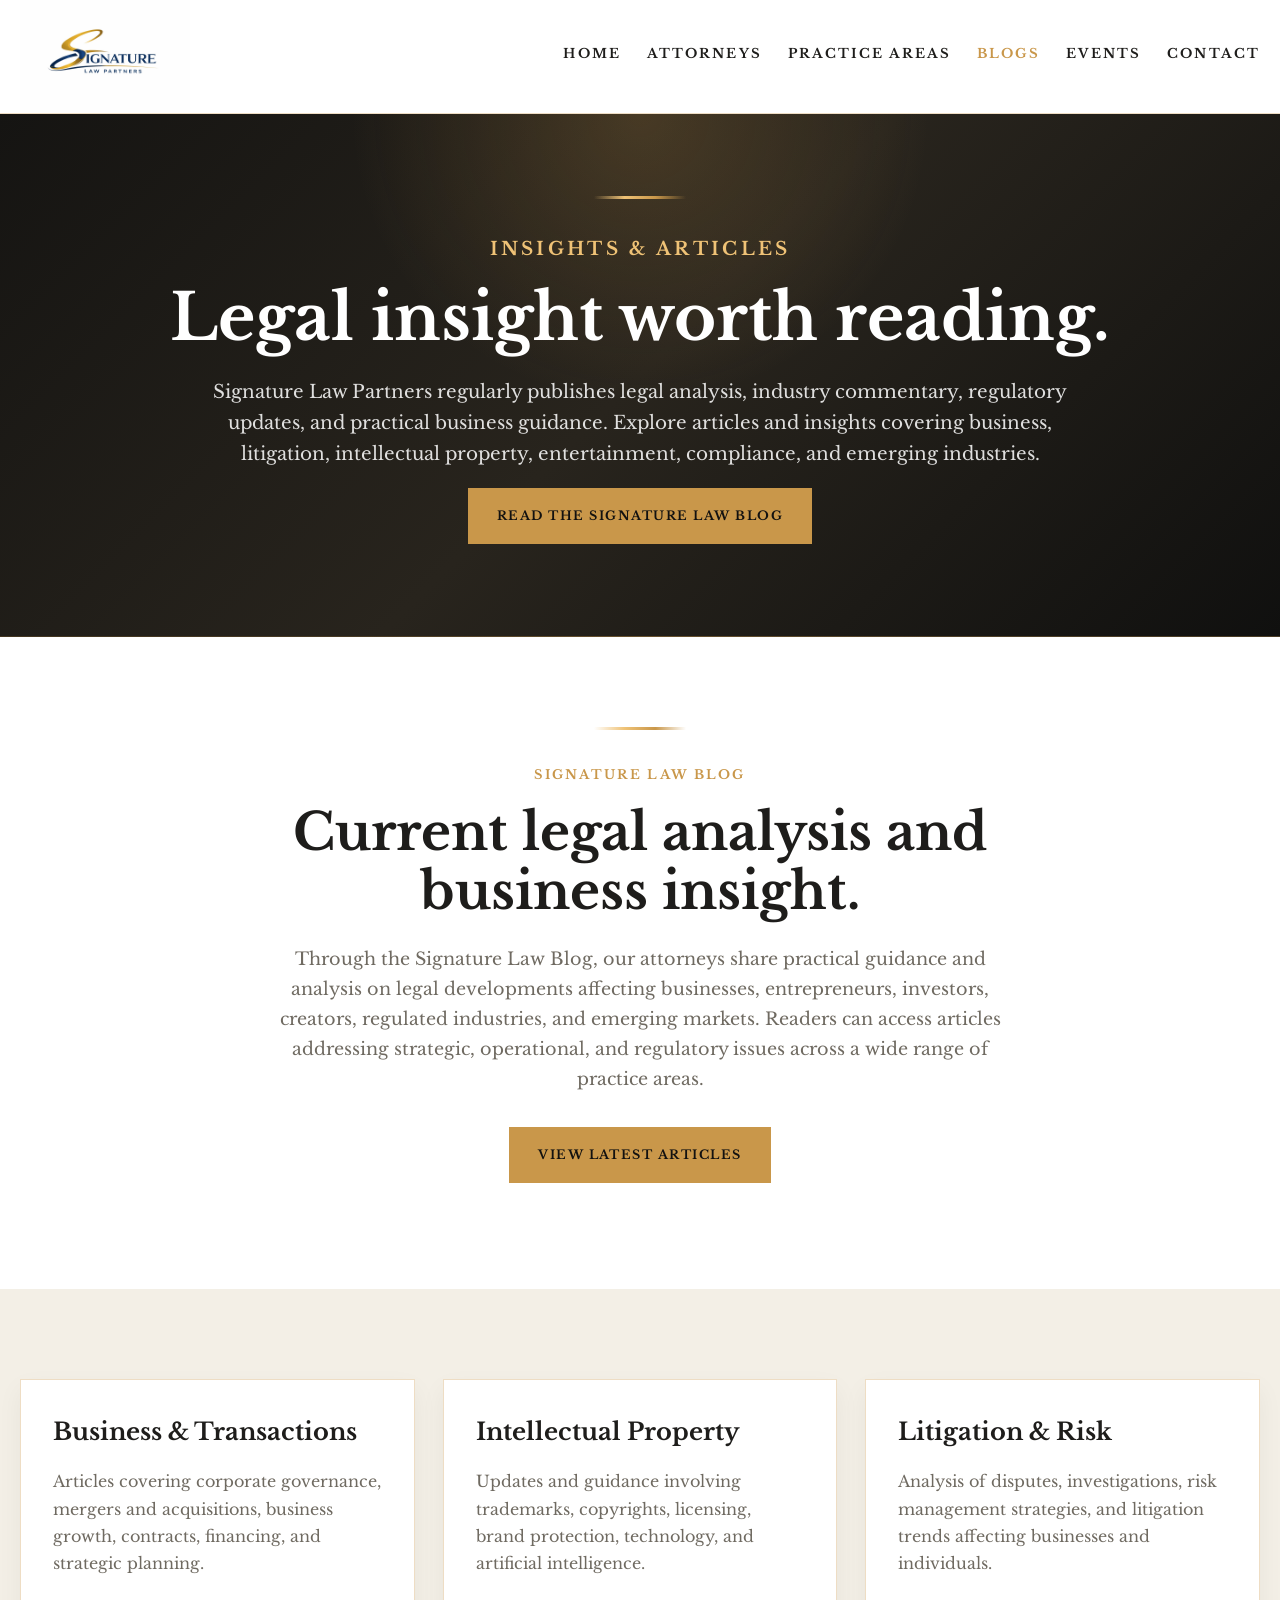
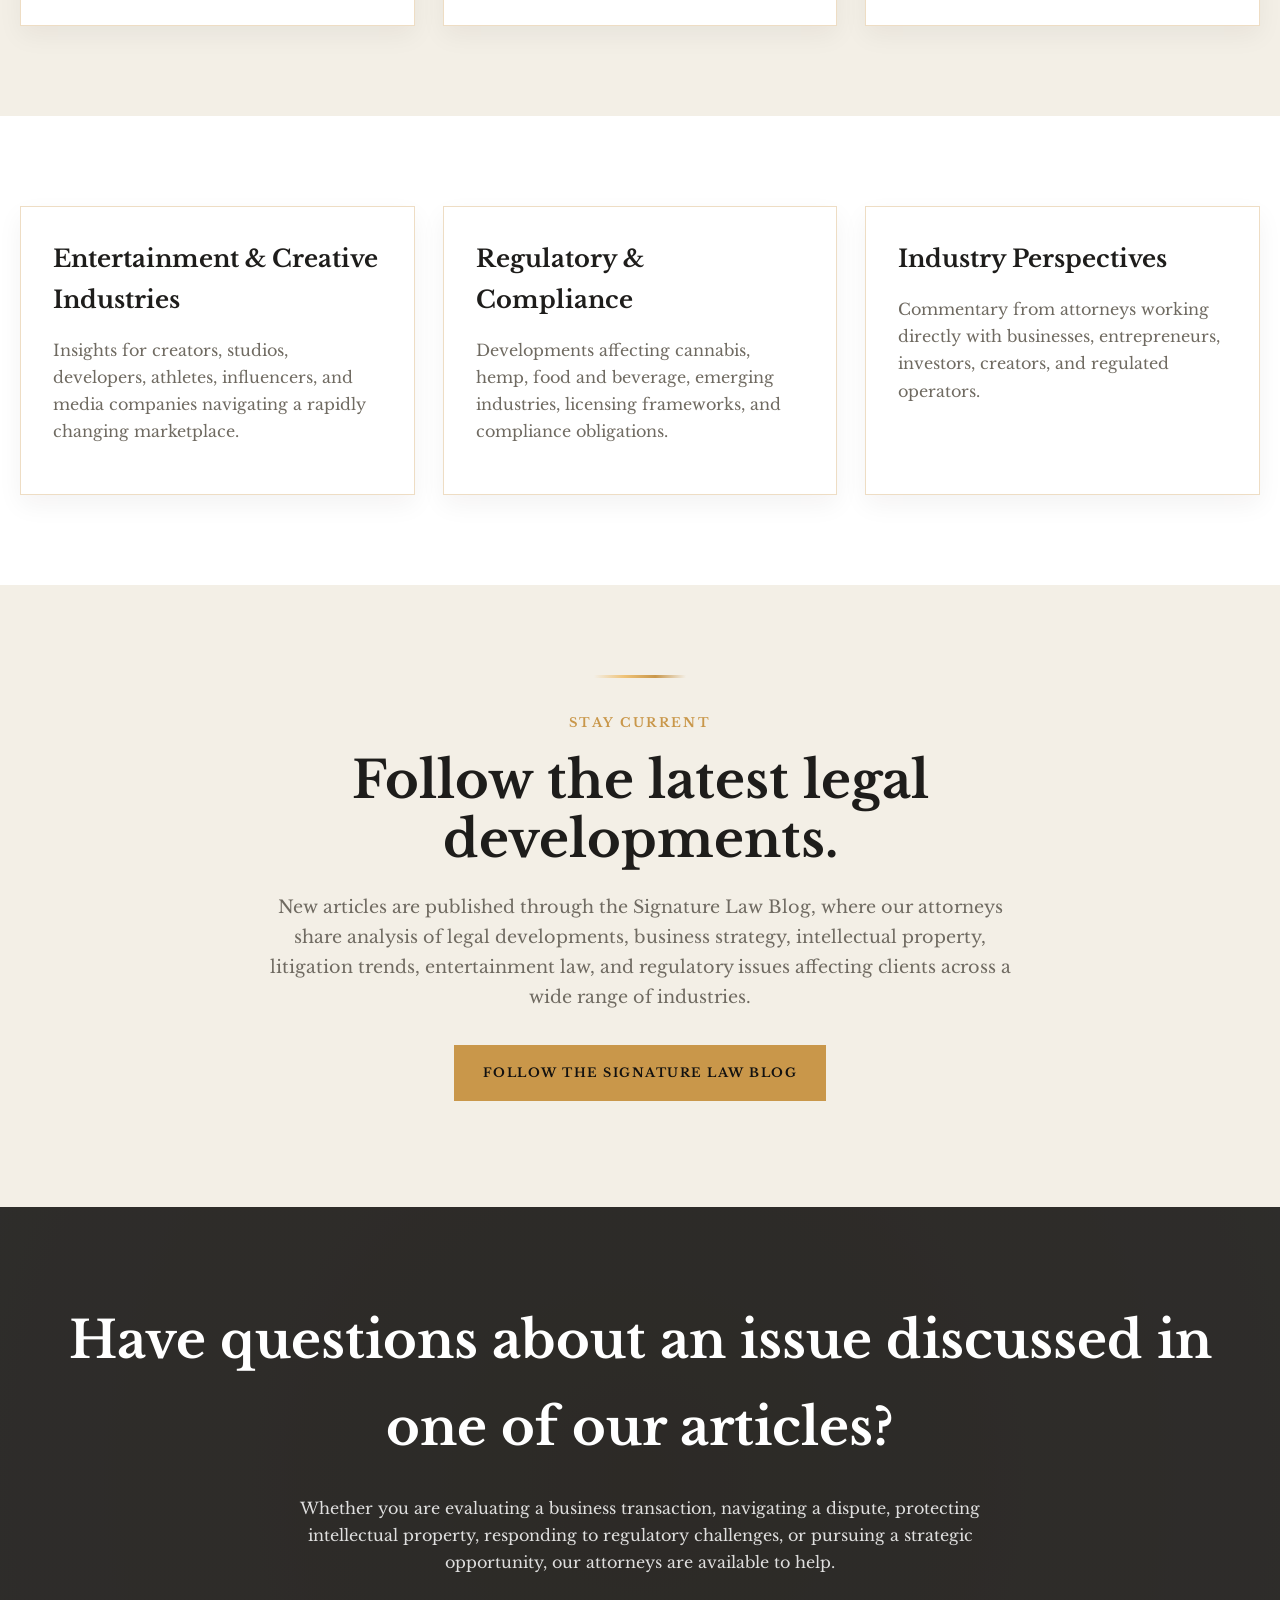
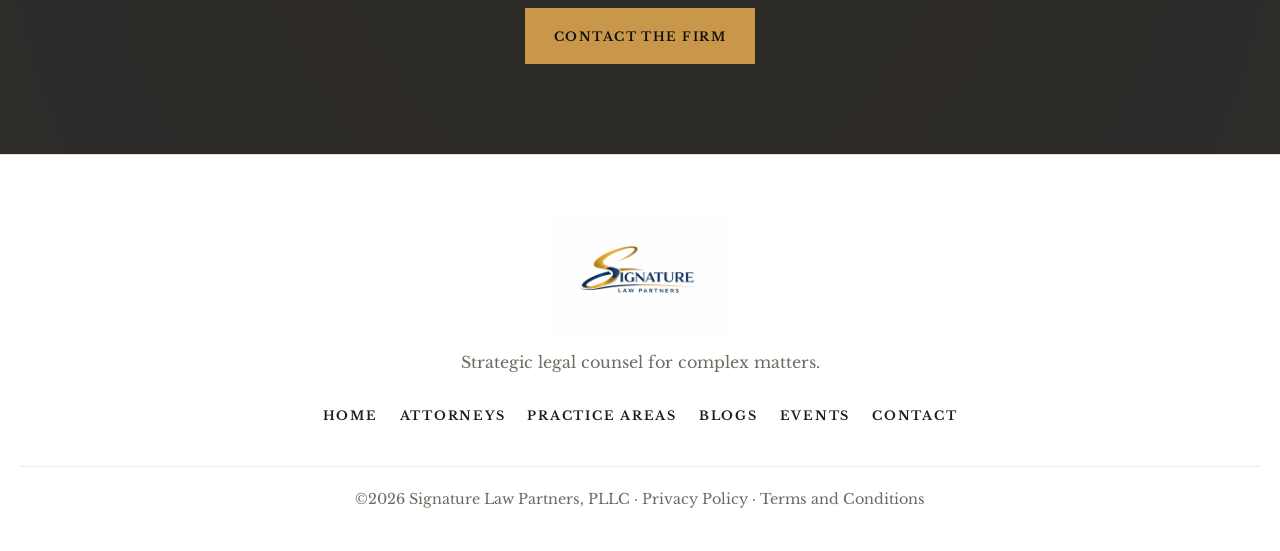
<file: blogs.html>
<!DOCTYPE html>
<html lang="en">
<head>
    <meta charset="UTF-8">
    <meta name="viewport" content="width=device-width, initial-scale=1.0">

    <title>Insights & Articles | Signature Law Partners, PLLC</title>

    <meta name="description" content="Read legal insights, business strategy articles, intellectual property updates, litigation analysis, entertainment law commentary, and regulatory guidance from Signature Law Partners.">

    <meta property="og:title" content="Insights & Articles | Signature Law Partners, PLLC">
    <meta property="og:description" content="Legal insights, business strategy, intellectual property updates, litigation analysis, entertainment law commentary, and regulatory guidance from Signature Law Partners.">
    <meta property="og:type" content="website">
    <meta property="og:image" content="assets/siglogo.png">

    <meta name="twitter:card" content="summary_large_image">

    <link rel="preconnect" href="https://fonts.googleapis.com">
    <link rel="preconnect" href="https://fonts.gstatic.com" crossorigin>

    <link href="https://fonts.googleapis.com/css2?family=Libre+Baskerville:wght@400;700&display=swap" rel="stylesheet">
    <link rel="stylesheet" href="style.css">
</head>

<body>

<a class="skip-link" href="#main">Skip to main content</a>

<header class="main-header">
    <div class="container main-header-inner">

        <div class="logo">
            <a href="index.html" aria-label="Signature Law Partners home">
                <img
                    src="assets/siglogo.png"
                    alt="Signature Law Partners, PLLC"
                    width="170"
                    height="90">
            </a>
        </div>

        <nav class="site-nav" aria-label="Primary navigation">
            <a href="index.html">Home</a>
            <a href="attorneys.html">Attorneys</a>
            <a href="practice-areas.html">Practice Areas</a>
            <a href="blogs.html" aria-current="page">Blogs</a>
            <a href="events.html">Events</a>
            <a href="contact.html">Contact</a>
        </nav>

    </div>
</header>

<main id="main">

    <section class="hero">

        <div class="container hero-inner">

            <div class="divider" aria-hidden="true">
                <div class="linebar"></div>
            </div>

            <p class="eyebrow">
                Insights & Articles
            </p>

            <h1>
                Legal insight worth reading.
            </h1>

            <p>
                Signature Law Partners regularly publishes legal analysis,
                industry commentary, regulatory updates, and practical business
                guidance. Explore articles and insights covering business,
                litigation, intellectual property, entertainment, compliance,
                and emerging industries.
            </p>

            <a href="https://www.linkedin.com/company/signature-law-partners-pllc/posts/?feedView=articles"
               class="btn"
               target="_blank"
               rel="noopener noreferrer">
                Read the Signature Law Blog
            </a>

        </div>

    </section>

    <section class="section section-white">

        <div class="container">
            <div class="page-section-content">

            <div class="divider" aria-hidden="true">
                <div class="linebar"></div>
            </div>

            <p class="eyebrow">
                Signature Law Blog
            </p>

            <h2 class="section-title">
                Current legal analysis and business insight.
            </h2>

            <p class="section-lede">
                Through the Signature Law Blog, our attorneys share practical
                guidance and analysis on legal developments affecting businesses,
                entrepreneurs, investors, creators, regulated industries, and
                emerging markets. Readers can access articles addressing strategic,
                operational, and regulatory issues across a wide range of practice areas.
            </p>

            <p style="margin-top:2rem;">
                <a href="https://www.linkedin.com/company/signature-law-partners-pllc/posts/?feedView=articles"
                   class="btn"
                   target="_blank"
                   rel="noopener noreferrer">
                    View Latest Articles
                </a>
            </p>

            </div>
        </div>

    </section>

    <section class="section section-soft">

        <div class="container">

            <div class="card-grid">

                <article class="card">

                    <h3>
                        Business & Transactions
                    </h3>

                    <p>
                        Articles covering corporate governance,
                        mergers and acquisitions, business growth,
                        contracts, financing, and strategic planning.
                    </p>

                </article>

                <article class="card">

                    <h3>
                        Intellectual Property
                    </h3>

                    <p>
                        Updates and guidance involving trademarks,
                        copyrights, licensing, brand protection,
                        technology, and artificial intelligence.
                    </p>

                </article>

                <article class="card">

                    <h3>
                        Litigation & Risk
                    </h3>

                    <p>
                        Analysis of disputes, investigations,
                        risk management strategies, and litigation trends
                        affecting businesses and individuals.
                    </p>

                </article>

            </div>

        </div>

    </section>

    <section class="section section-white">

        <div class="container">

            <div class="card-grid">

                <article class="card">

                    <h3>
                        Entertainment & Creative Industries
                    </h3>

                    <p>
                        Insights for creators, studios, developers,
                        athletes, influencers, and media companies
                        navigating a rapidly changing marketplace.
                    </p>

                </article>

                <article class="card">

                    <h3>
                        Regulatory & Compliance
                    </h3>

                    <p>
                        Developments affecting cannabis, hemp,
                        food and beverage, emerging industries,
                        licensing frameworks, and compliance obligations.
                    </p>

                </article>

                <article class="card">

                    <h3>
                        Industry Perspectives
                    </h3>

                    <p>
                        Commentary from attorneys working directly
                        with businesses, entrepreneurs, investors,
                        creators, and regulated operators.
                    </p>

                </article>

            </div>

        </div>

    </section>

    <section class="section section-soft">

        <div class="container">
            <div class="page-section-content">

            <div class="divider" aria-hidden="true">
                <div class="linebar"></div>
            </div>

            <p class="eyebrow">
                Stay Current
            </p>

            <h2 class="section-title">
                Follow the latest legal developments.
            </h2>

            <p class="section-lede">
                New articles are published through the Signature Law Blog,
                where our attorneys share analysis of legal developments,
                business strategy, intellectual property, litigation trends,
                entertainment law, and regulatory issues affecting clients
                across a wide range of industries.
            </p>

            <p style="margin-top:2rem;">
                <a href="https://www.linkedin.com/company/signature-law-partners-pllc/posts/?feedView=articles"
                   class="btn"
                   target="_blank"
                   rel="noopener noreferrer">
                    Follow the Signature Law Blog
                </a>
            </p>

            </div>
        </div>

    </section>

    <section class="section cta-band">

        <div class="container">

            <h2>
                Have questions about an issue discussed in one of our articles?
            </h2>

            <p>
                Whether you are evaluating a business transaction,
                navigating a dispute, protecting intellectual property,
                responding to regulatory challenges, or pursuing a strategic
                opportunity, our attorneys are available to help.
            </p>

            <a href="contact.html" class="btn">
                Contact the Firm
            </a>

        </div>

    </section>

</main>

<footer class="footer">

    <div class="container footer-inner">

        <div>

            <img
                src="assets/siglogo.png"
                alt="Signature Law Partners"
                class="footer-logo">

            <p>
                Strategic legal counsel for complex matters.
            </p>

        </div>

        <nav class="footer-links" aria-label="Footer navigation">

            <a href="index.html">Home</a>
            <a href="attorneys.html">Attorneys</a>
            <a href="practice-areas.html">Practice Areas</a>
            <a href="blogs.html">Blogs</a>
            <a href="events.html">Events</a>
            <a href="contact.html">Contact</a>

        </nav>

    </div>

    <div class="container footer-bottom">

        <p>
            ©2026 Signature Law Partners, PLLC ·
            <a href="/privacy-policy">Privacy Policy</a> ·
            <a href="/terms-and-conditions">Terms and Conditions</a>
        </p>

    </div>

</footer>

<script src="site.js"></script>

</body>
</html>
</file>
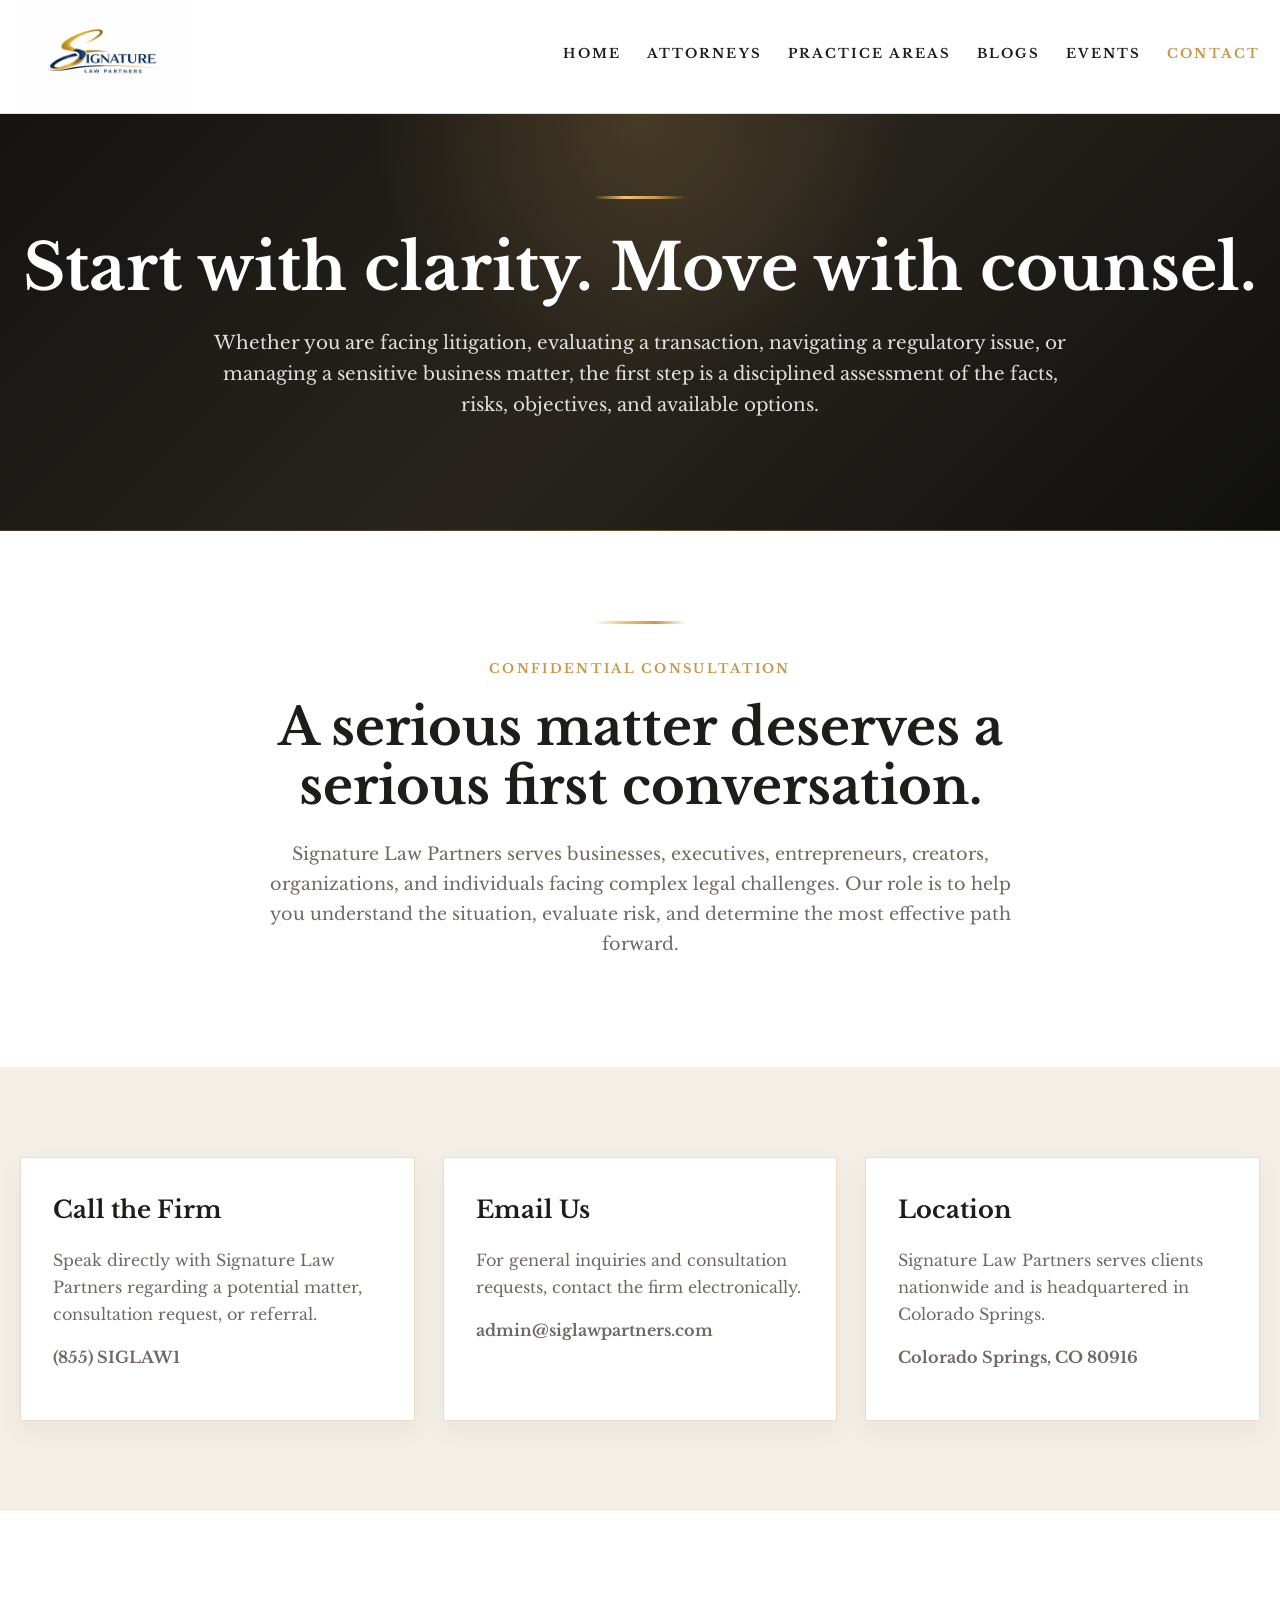
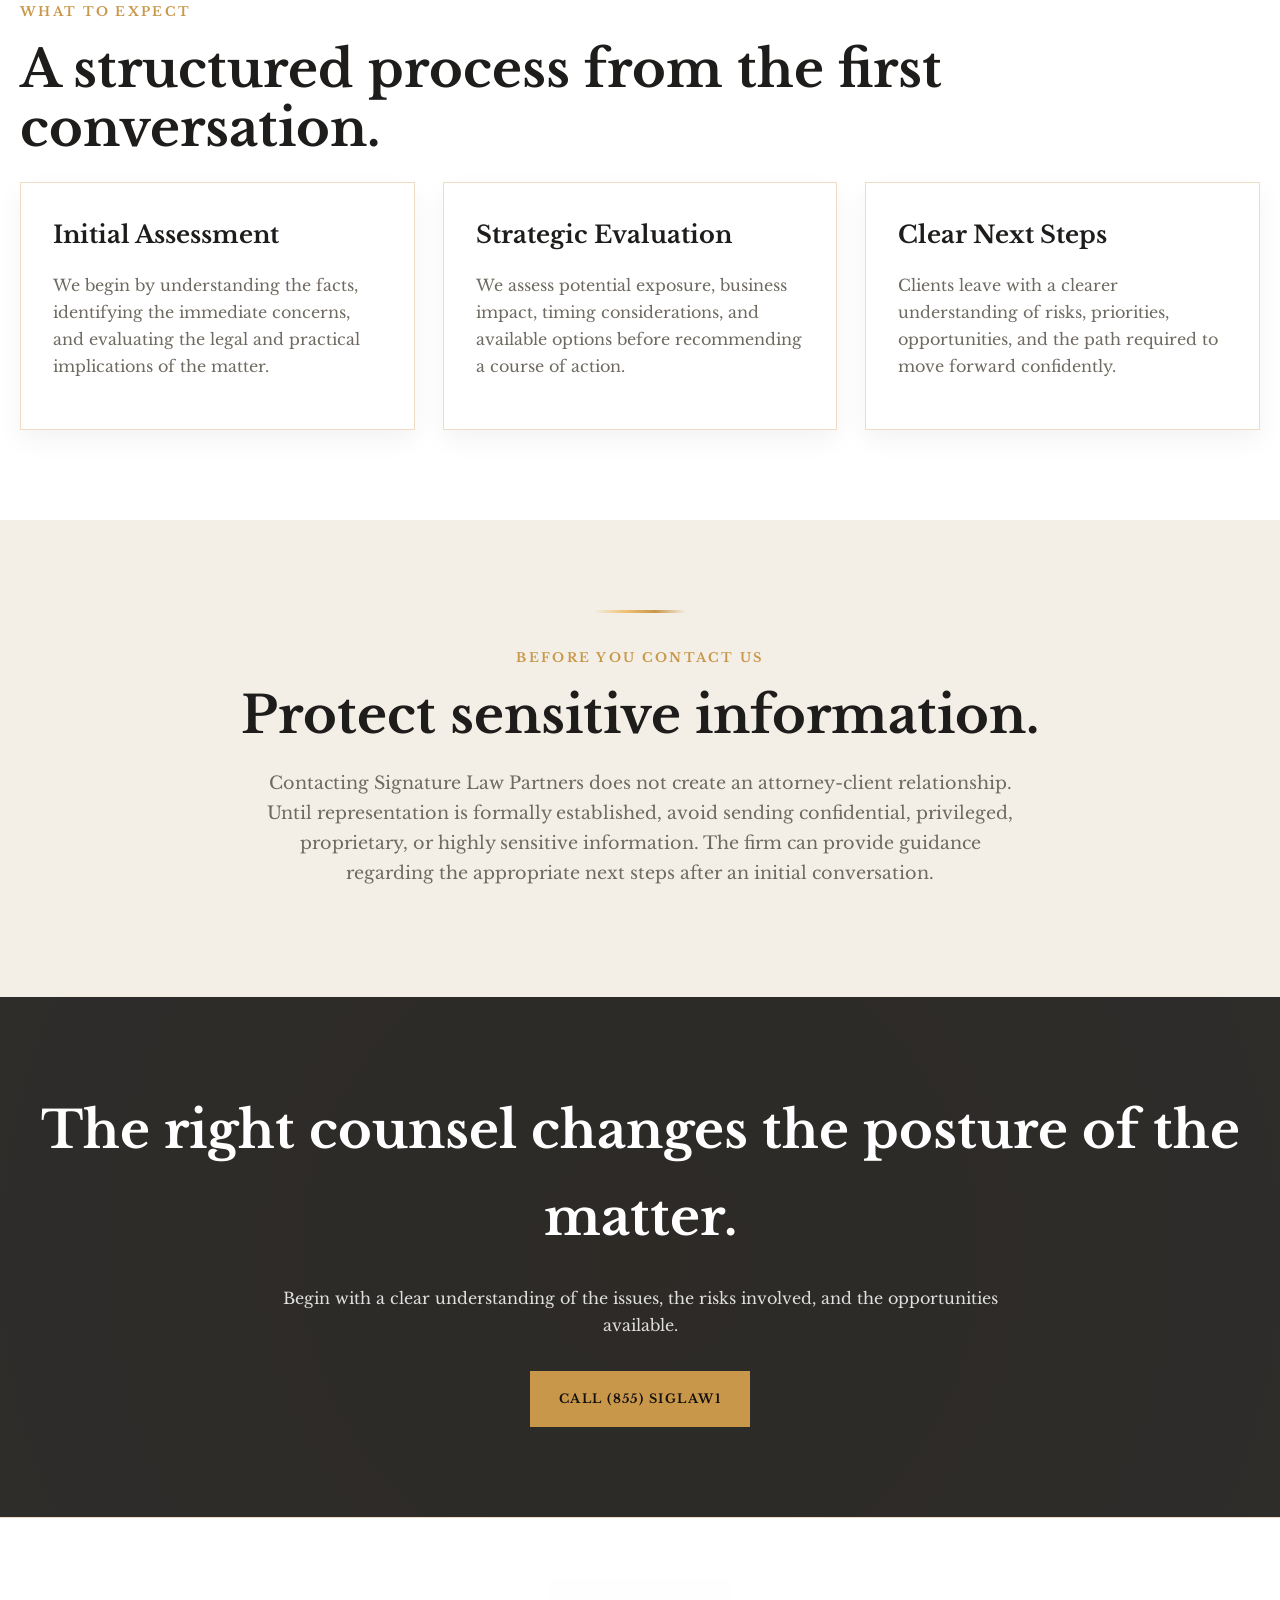
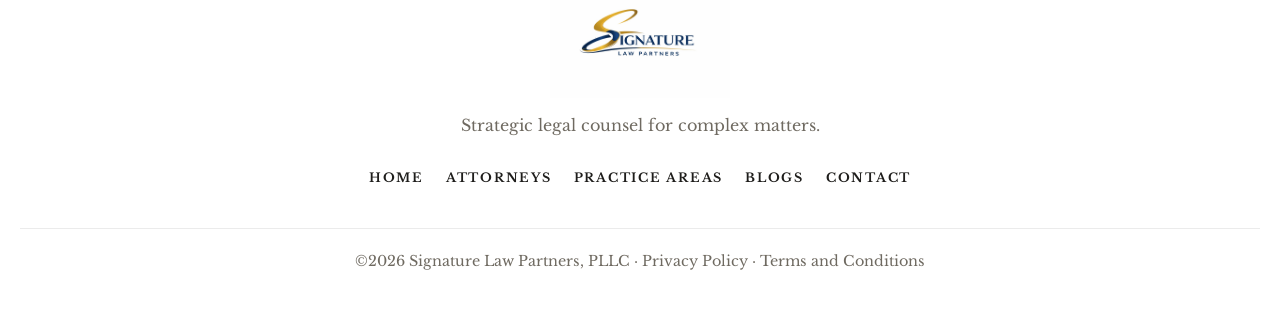
<file: contact.html>
<!DOCTYPE html>
<html lang="en">
<head>
    <meta charset="UTF-8">
    <meta name="viewport" content="width=device-width, initial-scale=1.0">

    <title>Contact | Signature Law Partners, PLLC</title>

    <meta name="description" content="Contact Signature Law Partners, PLLC to discuss litigation, corporate, entertainment, regulatory, compliance, transactional, or other complex legal matters.">

    <meta property="og:title" content="Contact | Signature Law Partners, PLLC">
    <meta property="og:description" content="Request a confidential consultation with Signature Law Partners, PLLC.">
    <meta property="og:type" content="website">
    <meta property="og:image" content="assets/siglogo.png">

    <meta name="twitter:card" content="summary_large_image">

    <link rel="preconnect" href="https://fonts.googleapis.com">
    <link rel="preconnect" href="https://fonts.gstatic.com" crossorigin>

    <link href="https://fonts.googleapis.com/css2?family=Libre+Baskerville:wght@400;700&display=swap" rel="stylesheet">
    <link rel="stylesheet" href="style.css">
</head>

<body>

<a class="skip-link" href="#main">Skip to main content</a>

<header class="main-header">
    <div class="container main-header-inner">

        <div class="logo">
            <a href="index.html" aria-label="Signature Law Partners home">
                <img
                    src="assets/siglogo.png"
                    alt="Signature Law Partners, PLLC"
                    width="170"
                    height="90">
            </a>
        </div>

        <nav class="site-nav" aria-label="Primary navigation">
            <a href="index.html">Home</a>
            <a href="attorneys.html">Attorneys</a>
            <a href="practice-areas.html">Practice Areas</a>
            <a href="blogs.html">Blogs</a>
            <a href="events.html">Events</a>
            <a href="contact.html" aria-current="page">Contact</a>
        </nav>

    </div>
</header>

<main id="main">

    <section class="hero">

        <div class="container hero-inner">

            <div class="divider" aria-hidden="true">
                <div class="linebar"></div>
            </div>

            <h1>
                Start with clarity. Move with counsel.
            </h1>

            <p>
                Whether you are facing litigation, evaluating a transaction,
                navigating a regulatory issue, or managing a sensitive business matter,
                the first step is a disciplined assessment of the facts, risks,
                objectives, and available options.
            </p>

        </div>

    </section>

    <section class="section section-white">

        <div class="container">
            <div class="page-section-content">

            <div class="divider" aria-hidden="true">
                <div class="linebar"></div>
            </div>

            <p class="eyebrow">
                Confidential Consultation
            </p>

            <h2 class="section-title">
                A serious matter deserves a serious first conversation.
            </h2>

            <p class="section-lede">
                Signature Law Partners serves businesses, executives,
                entrepreneurs, creators, organizations, and individuals
                facing complex legal challenges. Our role is to help you
                understand the situation, evaluate risk, and determine
                the most effective path forward.
            </p>

            </div>
        </div>

    </section>

    <section class="section section-soft">

        <div class="container">

            <div class="card-grid">

                <article class="card">

                    <h3>Call the Firm</h3>

                    <p>
                        Speak directly with Signature Law Partners regarding
                        a potential matter, consultation request, or referral.
                    </p>

                    <p>
                        <strong>
                            <a href="tel:+18557445291">
                                (855) SIGLAW1
                            </a>
                        </strong>
                    </p>

                </article>

                <article class="card">

                    <h3>Email Us</h3>

                    <p>
                        For general inquiries and consultation requests,
                        contact the firm electronically.
                    </p>

                    <p>
                        <strong>
                            <a href="mailto:admin@siglawpartners.com">
                                admin@siglawpartners.com
                            </a>
                        </strong>
                    </p>

                </article>

                <article class="card">

                    <h3>Location</h3>

                    <p>
                        Signature Law Partners serves clients nationwide
                        and is headquartered in Colorado Springs.
                    </p>

                    <p>
                        <strong>
                            Colorado Springs, CO 80916
                        </strong>
                    </p>

                </article>

            </div>

        </div>

    </section>

    <section class="section section-white">

        <div class="container">

            <p class="eyebrow">
                What To Expect
            </p>

            <h2 class="section-title">
                A structured process from the first conversation.
            </h2>

            <div class="card-grid">

                <article class="card">

                    <h3>Initial Assessment</h3>

                    <p>
                        We begin by understanding the facts,
                        identifying the immediate concerns,
                        and evaluating the legal and practical
                        implications of the matter.
                    </p>

                </article>

                <article class="card">

                    <h3>Strategic Evaluation</h3>

                    <p>
                        We assess potential exposure, business impact,
                        timing considerations, and available options
                        before recommending a course of action.
                    </p>

                </article>

                <article class="card">

                    <h3>Clear Next Steps</h3>

                    <p>
                        Clients leave with a clearer understanding of
                        risks, priorities, opportunities, and the path
                        required to move forward confidently.
                    </p>

                </article>

            </div>

        </div>

    </section>

    <section class="section section-soft">

        <div class="container">
            <div class="page-section-content">

            <div class="divider" aria-hidden="true">
                <div class="linebar"></div>
            </div>

            <p class="eyebrow">
                Before You Contact Us
            </p>

            <h2 class="section-title">
                Protect sensitive information.
            </h2>

            <p class="section-lede">
                Contacting Signature Law Partners does not create an
                attorney-client relationship. Until representation is
                formally established, avoid sending confidential,
                privileged, proprietary, or highly sensitive information.
                The firm can provide guidance regarding the appropriate
                next steps after an initial conversation.
            </p>

            </div>
        </div>

    </section>

    <section class="section cta-band">

        <div class="container">

            <h2>
                The right counsel changes the posture of the matter.
            </h2>

            <p>
                Begin with a clear understanding of the issues,
                the risks involved, and the opportunities available.
            </p>

            <a href="tel:+18557445291" class="btn">
                Call (855) SIGLAW1
            </a>

        </div>

    </section>

</main>

<footer class="footer">

    <div class="container footer-inner">

        <div>

            <img
                src="assets/siglogo.png"
                alt="Signature Law Partners"
                class="footer-logo">

            <p>
                Strategic legal counsel for complex matters.
            </p>

        </div>

        <nav class="footer-links" aria-label="Footer navigation">

            <a href="index.html">Home</a>
            <a href="attorneys.html">Attorneys</a>
            <a href="practice-areas.html">Practice Areas</a>
            <a href="blogs.html">Blogs</a>
            <a href="contact.html">Contact</a>

        </nav>

    </div>

    <div class="container footer-bottom">

        <p>
            ©2026 Signature Law Partners, PLLC ·
            <a href="/privacy-policy">Privacy Policy</a> ·
            <a href="/terms-and-conditions">Terms and Conditions</a>
        </p>

    </div>

</footer>

<script src="site.js"></script>

</body>
</html>
</file>
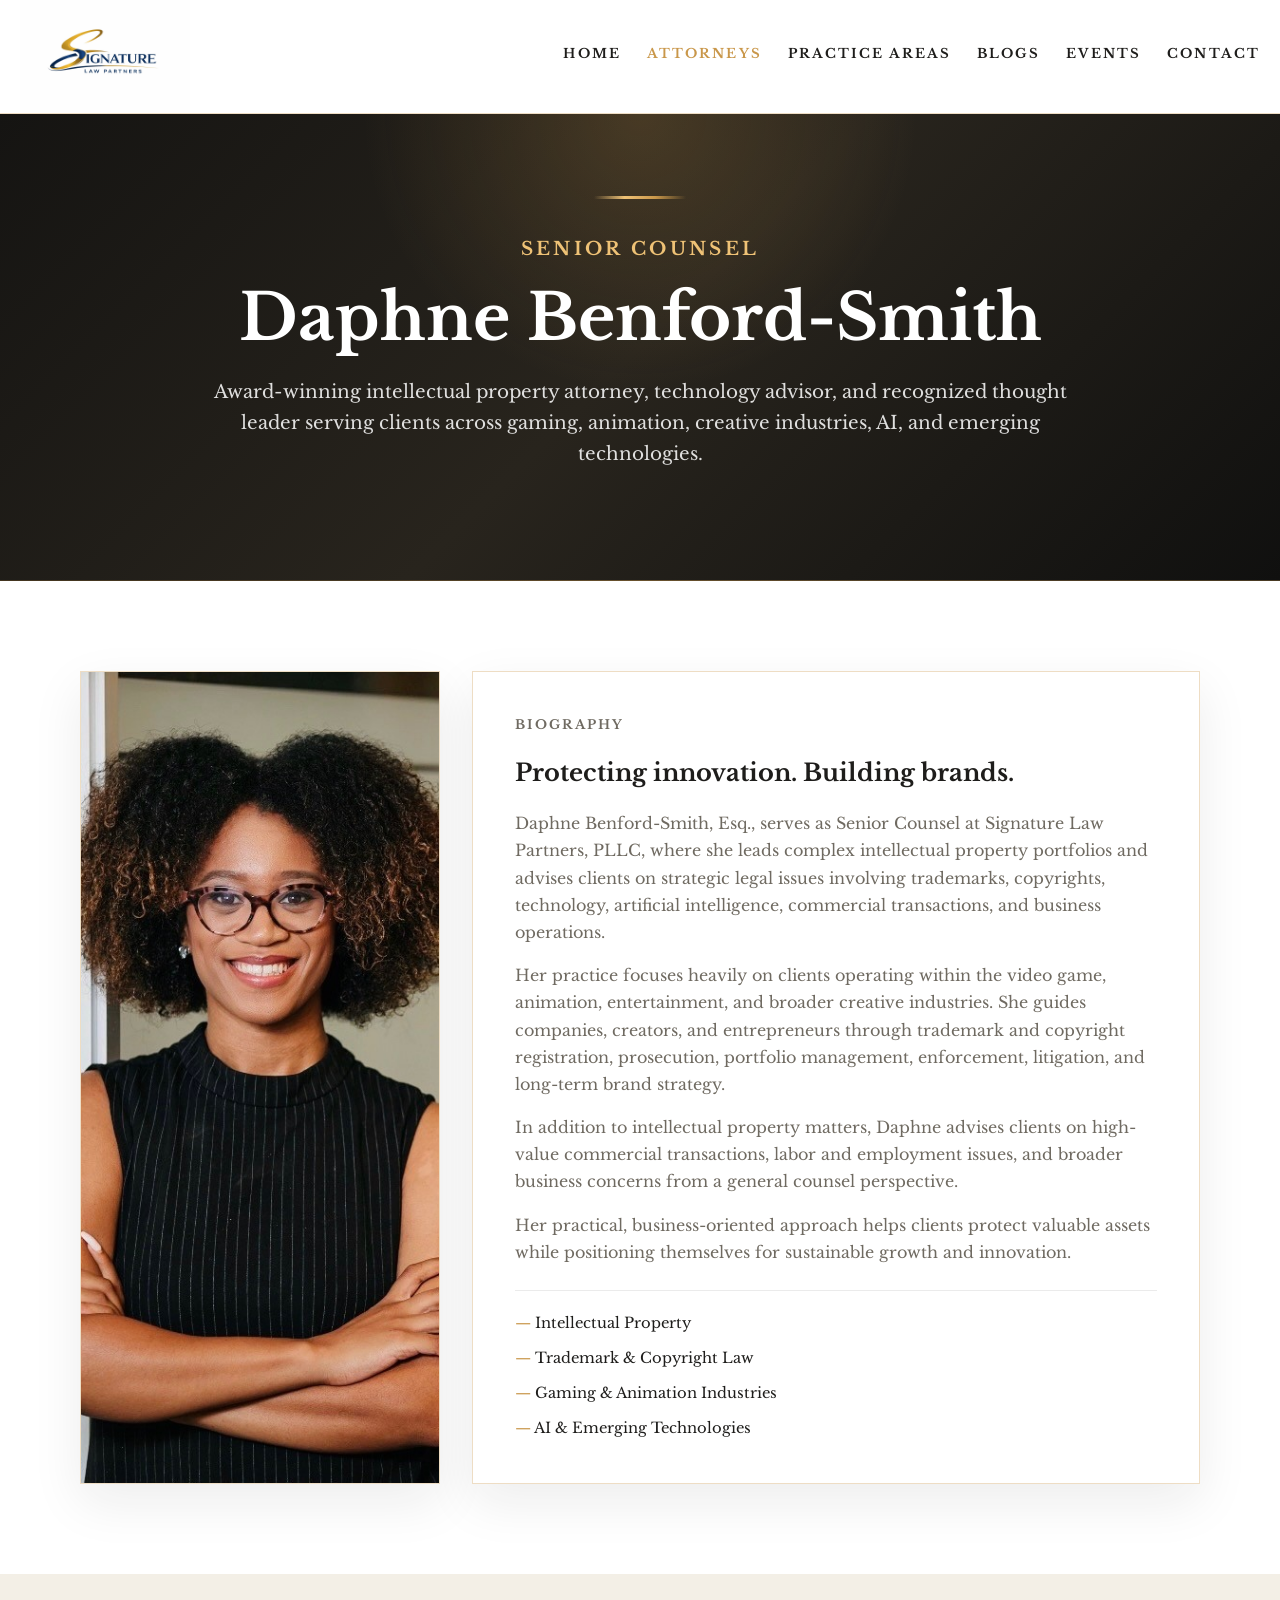
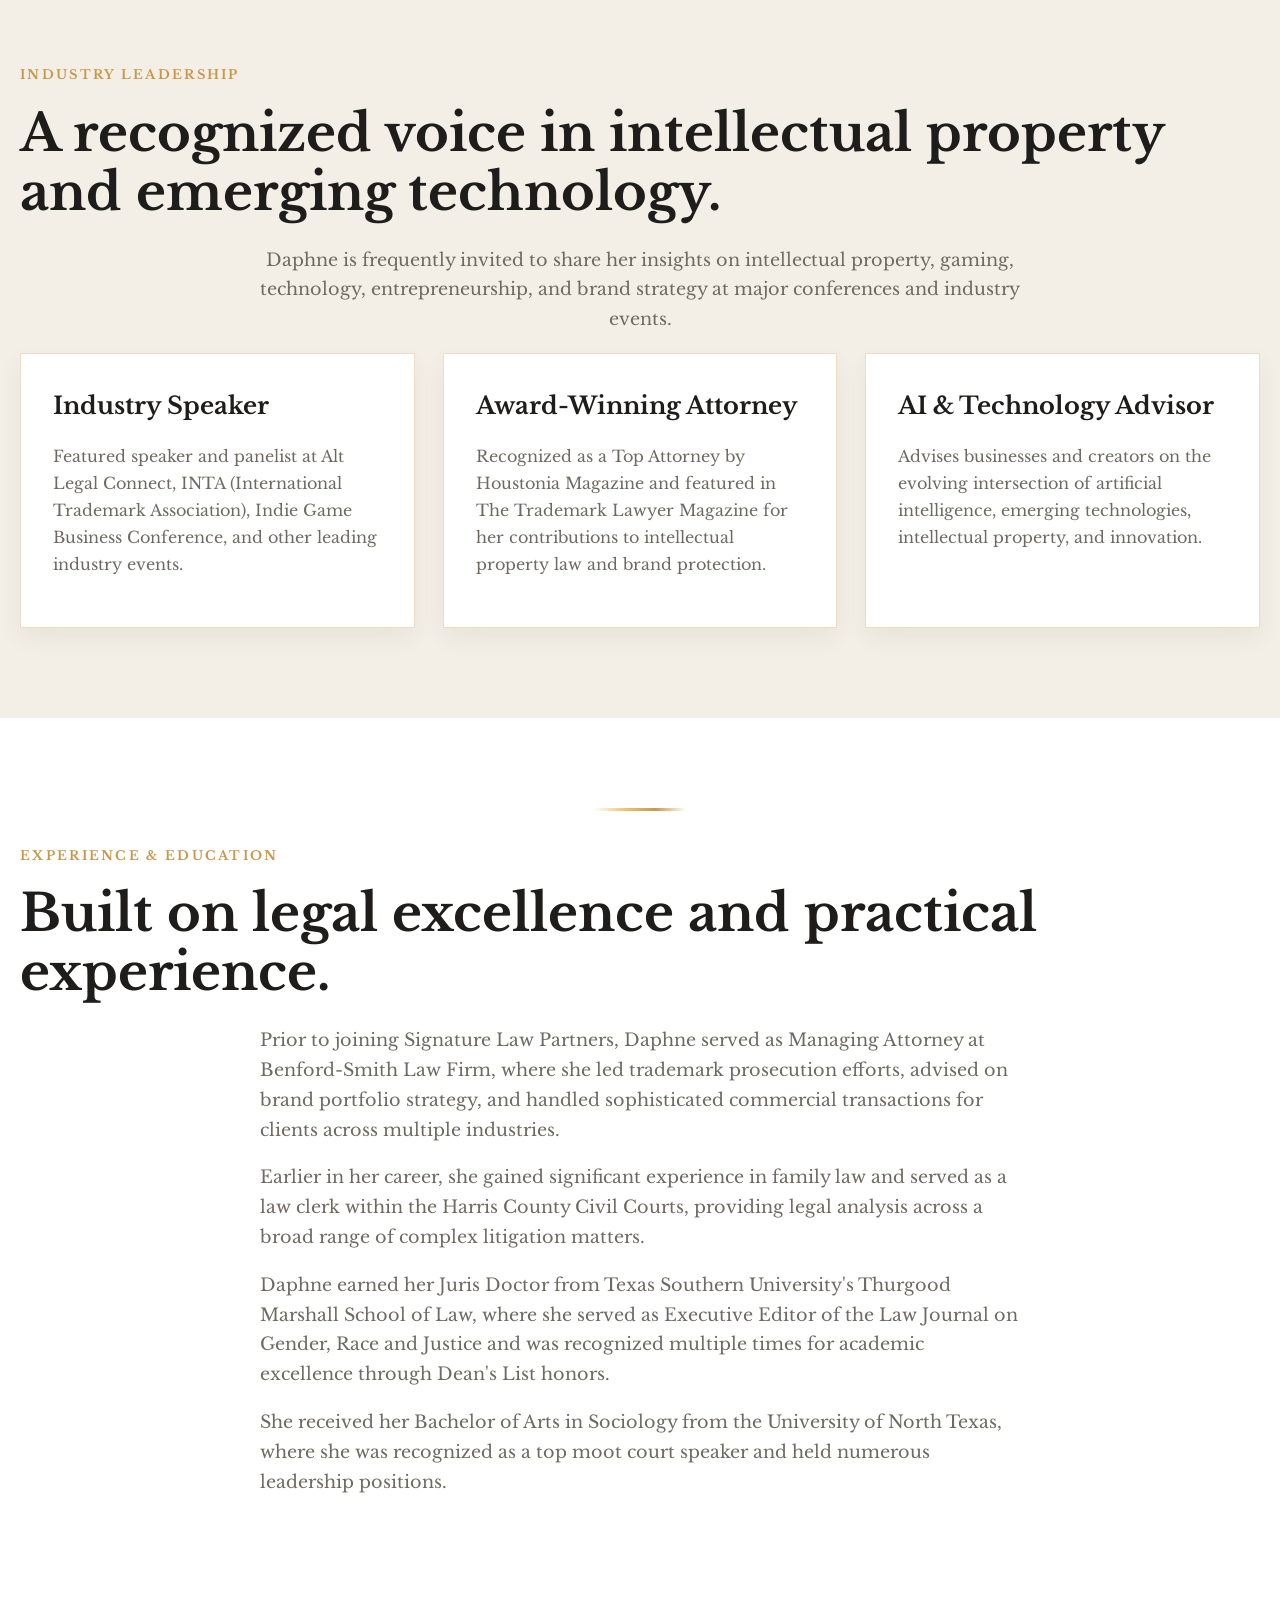
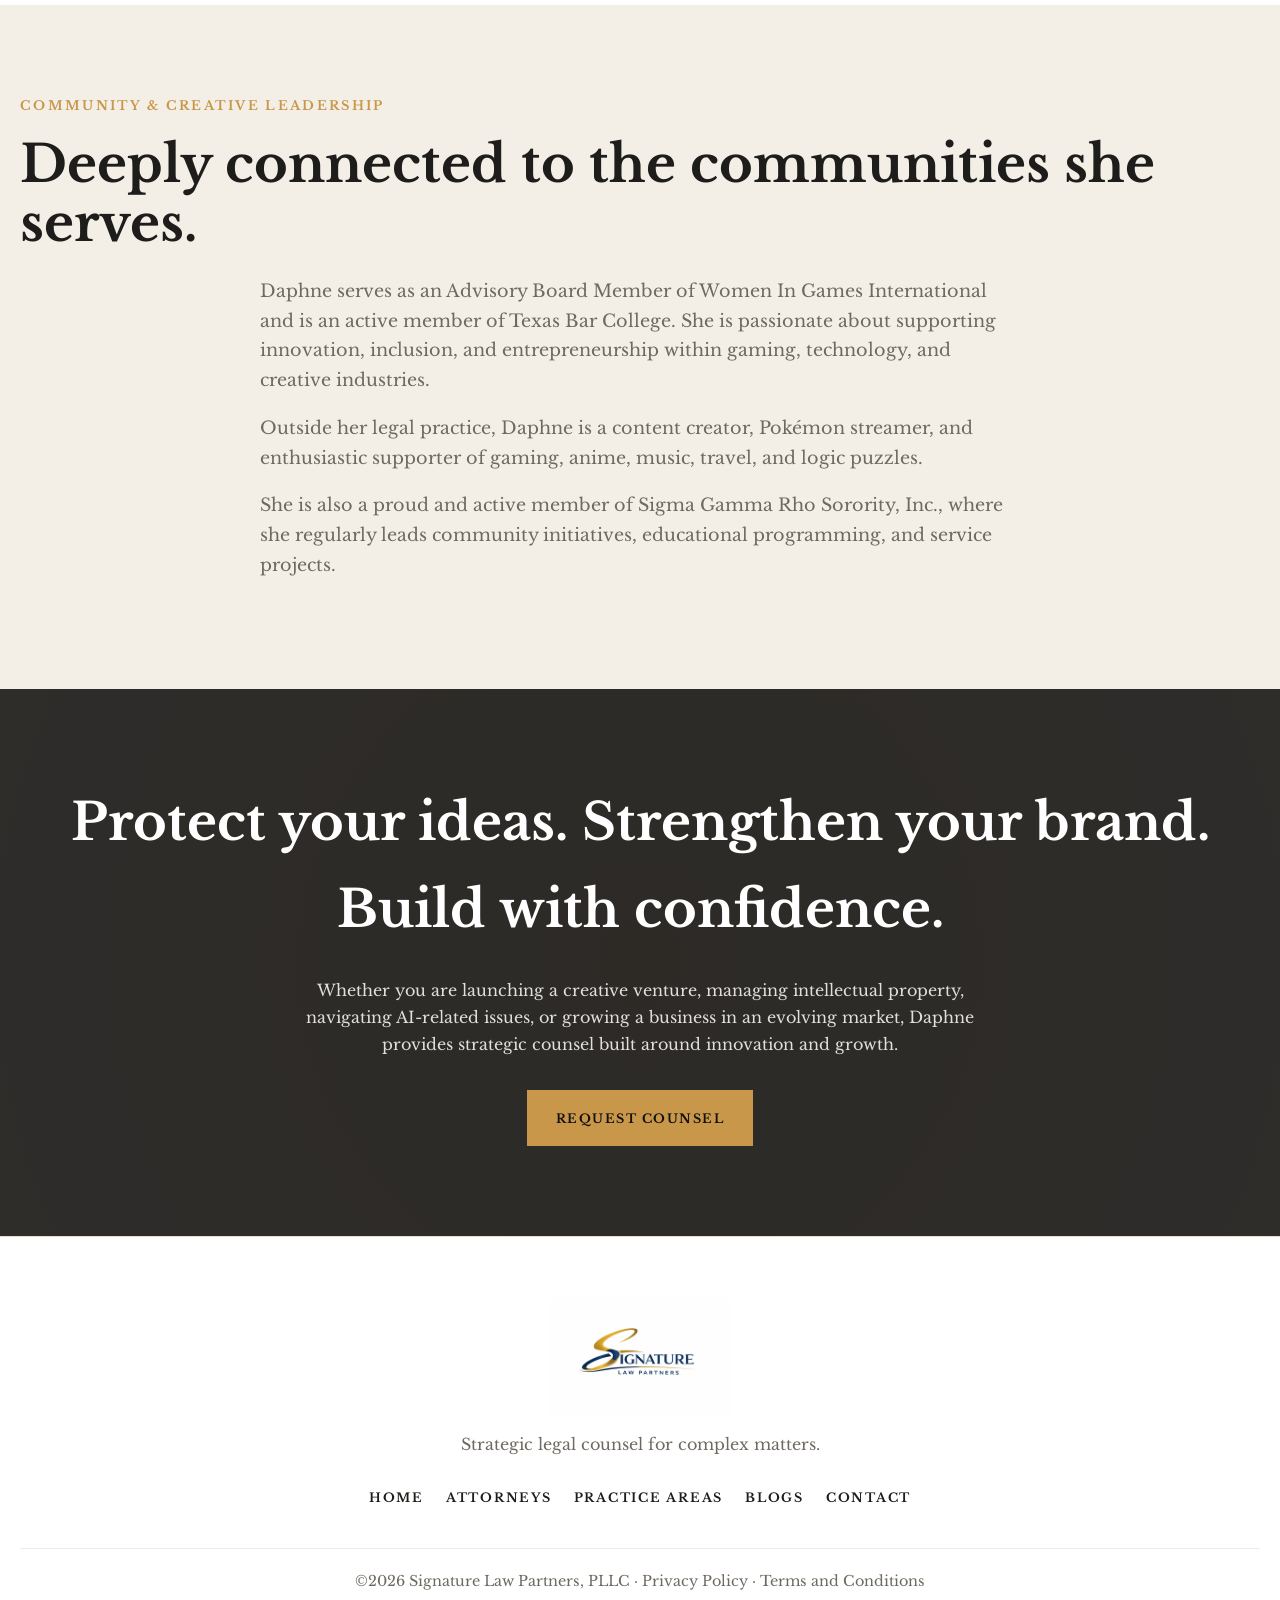
<file: daphne.html>
<!DOCTYPE html>
<html lang="en">
<head>
    <meta charset="UTF-8">
    <meta name="viewport" content="width=device-width, initial-scale=1.0">

    <title>Daphne Benford-Smith | Signature Law Partners, PLLC</title>

    <meta name="description" content="Daphne Benford-Smith is Senior Counsel at Signature Law Partners, PLLC. Award-winning attorney focused on intellectual property, trademarks, copyrights, gaming, animation, AI, technology, and complex commercial transactions.">

    <meta property="og:title" content="Daphne Benford-Smith | Signature Law Partners, PLLC">
    <meta property="og:description" content="Senior Counsel. Intellectual property, gaming, animation, AI, technology, trademarks, copyrights, and commercial transactions.">
    <meta property="og:type" content="profile">
    <meta property="og:image" content="assets/daphne.jpg">

    <meta name="twitter:card" content="summary_large_image">

    <link rel="preconnect" href="https://fonts.googleapis.com">
    <link rel="preconnect" href="https://fonts.gstatic.com" crossorigin>

    <link href="https://fonts.googleapis.com/css2?family=Libre+Baskerville:wght@400;700&display=swap" rel="stylesheet">
    <link rel="stylesheet" href="style.css">
</head>

<body>

<a class="skip-link" href="#main">Skip to main content</a>

<header class="main-header">
    <div class="container main-header-inner">

        <div class="logo">
            <a href="index.html" aria-label="Signature Law Partners home">
                <img
                    src="assets/siglogo.png"
                    alt="Signature Law Partners, PLLC"
                    width="170"
                    height="90">
            </a>
        </div>

        <nav class="site-nav" aria-label="Primary navigation">
            <a href="index.html">Home</a>
            <a href="attorneys.html" aria-current="page">Attorneys</a>
            <a href="practice-areas.html">Practice Areas</a>
            <a href="blogs.html">Blogs</a>
            <a href="events.html">Events</a>
            <a href="contact.html">Contact</a>
        </nav>

    </div>
</header>

<main id="main">

    <section class="hero">

        <div class="container hero-inner">

            <div class="divider" aria-hidden="true">
                <div class="linebar"></div>
            </div>

            <p class="eyebrow">
                Senior Counsel
            </p>

            <h1>
                Daphne Benford-Smith
            </h1>

            <p>
                Award-winning intellectual property attorney, technology advisor,
                and recognized thought leader serving clients across gaming,
                animation, creative industries, AI, and emerging technologies.
            </p>

        </div>

    </section>

    <section class="section section-white">

        <div class="container">

            <div class="profile-grid">

                <div class="profile-photo">
                    <img
                        src="assets/daphne.jpg"
                        alt="Daphne Benford-Smith">
                </div>

                <article class="card profile-bio">

                    <p class="eyebrow">
                        Biography
                    </p>

                    <h3>
                        Protecting innovation. Building brands.
                    </h3>

                    <p>
                        Daphne Benford-Smith, Esq., serves as Senior Counsel
                        at Signature Law Partners, PLLC, where she leads
                        complex intellectual property portfolios and advises
                        clients on strategic legal issues involving trademarks,
                        copyrights, technology, artificial intelligence,
                        commercial transactions, and business operations.
                    </p>

                    <p>
                        Her practice focuses heavily on clients operating
                        within the video game, animation, entertainment,
                        and broader creative industries. She guides companies,
                        creators, and entrepreneurs through trademark and
                        copyright registration, prosecution, portfolio
                        management, enforcement, litigation, and long-term
                        brand strategy.
                    </p>

                    <p>
                        In addition to intellectual property matters,
                        Daphne advises clients on high-value commercial
                        transactions, labor and employment issues,
                        and broader business concerns from a general
                        counsel perspective.
                    </p>

                    <p>
                        Her practical, business-oriented approach helps
                        clients protect valuable assets while positioning
                        themselves for sustainable growth and innovation.
                    </p>

                    <div class="attorney-meta">
                        <span>Intellectual Property</span>
                        <span>Trademark & Copyright Law</span>
                        <span>Gaming & Animation Industries</span>
                        <span>AI & Emerging Technologies</span>
                    </div>

                </article>

            </div>

        </div>

    </section>

    <section class="section section-soft">

        <div class="container">

            <p class="eyebrow">
                Industry Leadership
            </p>

            <h2 class="section-title">
                A recognized voice in intellectual property and emerging technology.
            </h2>

            <p class="section-lede page-centered-lede">
                Daphne is frequently invited to share her insights on intellectual
                property, gaming, technology, entrepreneurship, and brand strategy
                at major conferences and industry events.
            </p>

            <div class="card-grid">

                <article class="card">

                    <h3>
                        Industry Speaker
                    </h3>

                    <p>
                        Featured speaker and panelist at Alt Legal Connect,
                        INTA (International Trademark Association),
                        Indie Game Business Conference, and other
                        leading industry events.
                    </p>

                </article>

                <article class="card">

                    <h3>
                        Award-Winning Attorney
                    </h3>

                    <p>
                        Recognized as a Top Attorney by Houstonia Magazine
                        and featured in The Trademark Lawyer Magazine
                        for her contributions to intellectual property law
                        and brand protection.
                    </p>

                </article>

                <article class="card">

                    <h3>
                        AI & Technology Advisor
                    </h3>

                    <p>
                        Advises businesses and creators on the evolving
                        intersection of artificial intelligence,
                        emerging technologies, intellectual property,
                        and innovation.
                    </p>

                </article>

            </div>

        </div>

    </section>

    <section class="section section-white">

        <div class="container">

            <div class="divider" aria-hidden="true">
                <div class="linebar"></div>
            </div>

            <p class="eyebrow">
                Experience & Education
            </p>

            <h2 class="section-title">
                Built on legal excellence and practical experience.
            </h2>

            <div class="section-lede">

                <p>
                    Prior to joining Signature Law Partners, Daphne served
                    as Managing Attorney at Benford-Smith Law Firm,
                    where she led trademark prosecution efforts,
                    advised on brand portfolio strategy,
                    and handled sophisticated commercial transactions
                    for clients across multiple industries.
                </p>

                <p>
                    Earlier in her career, she gained significant experience
                    in family law and served as a law clerk within the
                    Harris County Civil Courts, providing legal analysis
                    across a broad range of complex litigation matters.
                </p>

                <p>
                    Daphne earned her Juris Doctor from Texas Southern University's
                    Thurgood Marshall School of Law, where she served as
                    Executive Editor of the Law Journal on Gender,
                    Race and Justice and was recognized multiple times
                    for academic excellence through Dean's List honors.
                </p>

                <p>
                    She received her Bachelor of Arts in Sociology
                    from the University of North Texas, where she was
                    recognized as a top moot court speaker and held
                    numerous leadership positions.
                </p>

            </div>

        </div>

    </section>

    <section class="section section-soft">

        <div class="container">

            <p class="eyebrow">
                Community & Creative Leadership
            </p>

            <h2 class="section-title">
                Deeply connected to the communities she serves.
            </h2>

            <div class="section-lede">

                <p>
                    Daphne serves as an Advisory Board Member of
                    Women In Games International and is an active
                    member of Texas Bar College. She is passionate
                    about supporting innovation, inclusion,
                    and entrepreneurship within gaming,
                    technology, and creative industries.
                </p>

                <p>
                    Outside her legal practice, Daphne is a content creator,
                    Pokémon streamer, and enthusiastic supporter of gaming,
                    anime, music, travel, and logic puzzles.
                </p>

                <p>
                    She is also a proud and active member of
                    Sigma Gamma Rho Sorority, Inc.,
                    where she regularly leads community initiatives,
                    educational programming, and service projects.
                </p>

            </div>

        </div>

    </section>

    <section class="section cta-band">

        <div class="container">

            <h2>
                Protect your ideas. Strengthen your brand. Build with confidence.
            </h2>

            <p>
                Whether you are launching a creative venture,
                managing intellectual property, navigating AI-related issues,
                or growing a business in an evolving market,
                Daphne provides strategic counsel built around innovation and growth.
            </p>

            <a href="contact.html" class="btn">
                Request Counsel
            </a>

        </div>

    </section>

</main>

<footer class="footer">

    <div class="container footer-inner">

        <div>

            <img
                src="assets/siglogo.png"
                alt="Signature Law Partners"
                class="footer-logo">

            <p>
                Strategic legal counsel for complex matters.
            </p>

        </div>

        <nav class="footer-links" aria-label="Footer navigation">

            <a href="index.html">Home</a>
            <a href="attorneys.html">Attorneys</a>
            <a href="practice-areas.html">Practice Areas</a>
            <a href="blogs.html">Blogs</a>
            <a href="contact.html">Contact</a>

        </nav>

    </div>

    <div class="container footer-bottom">

        <p>
            ©2026 Signature Law Partners, PLLC ·
            <a href="/privacy-policy">Privacy Policy</a> ·
            <a href="/terms-and-conditions">Terms and Conditions</a>
        </p>

    </div>

</footer>

<script src="site.js"></script>

</body>
</html>
</file>
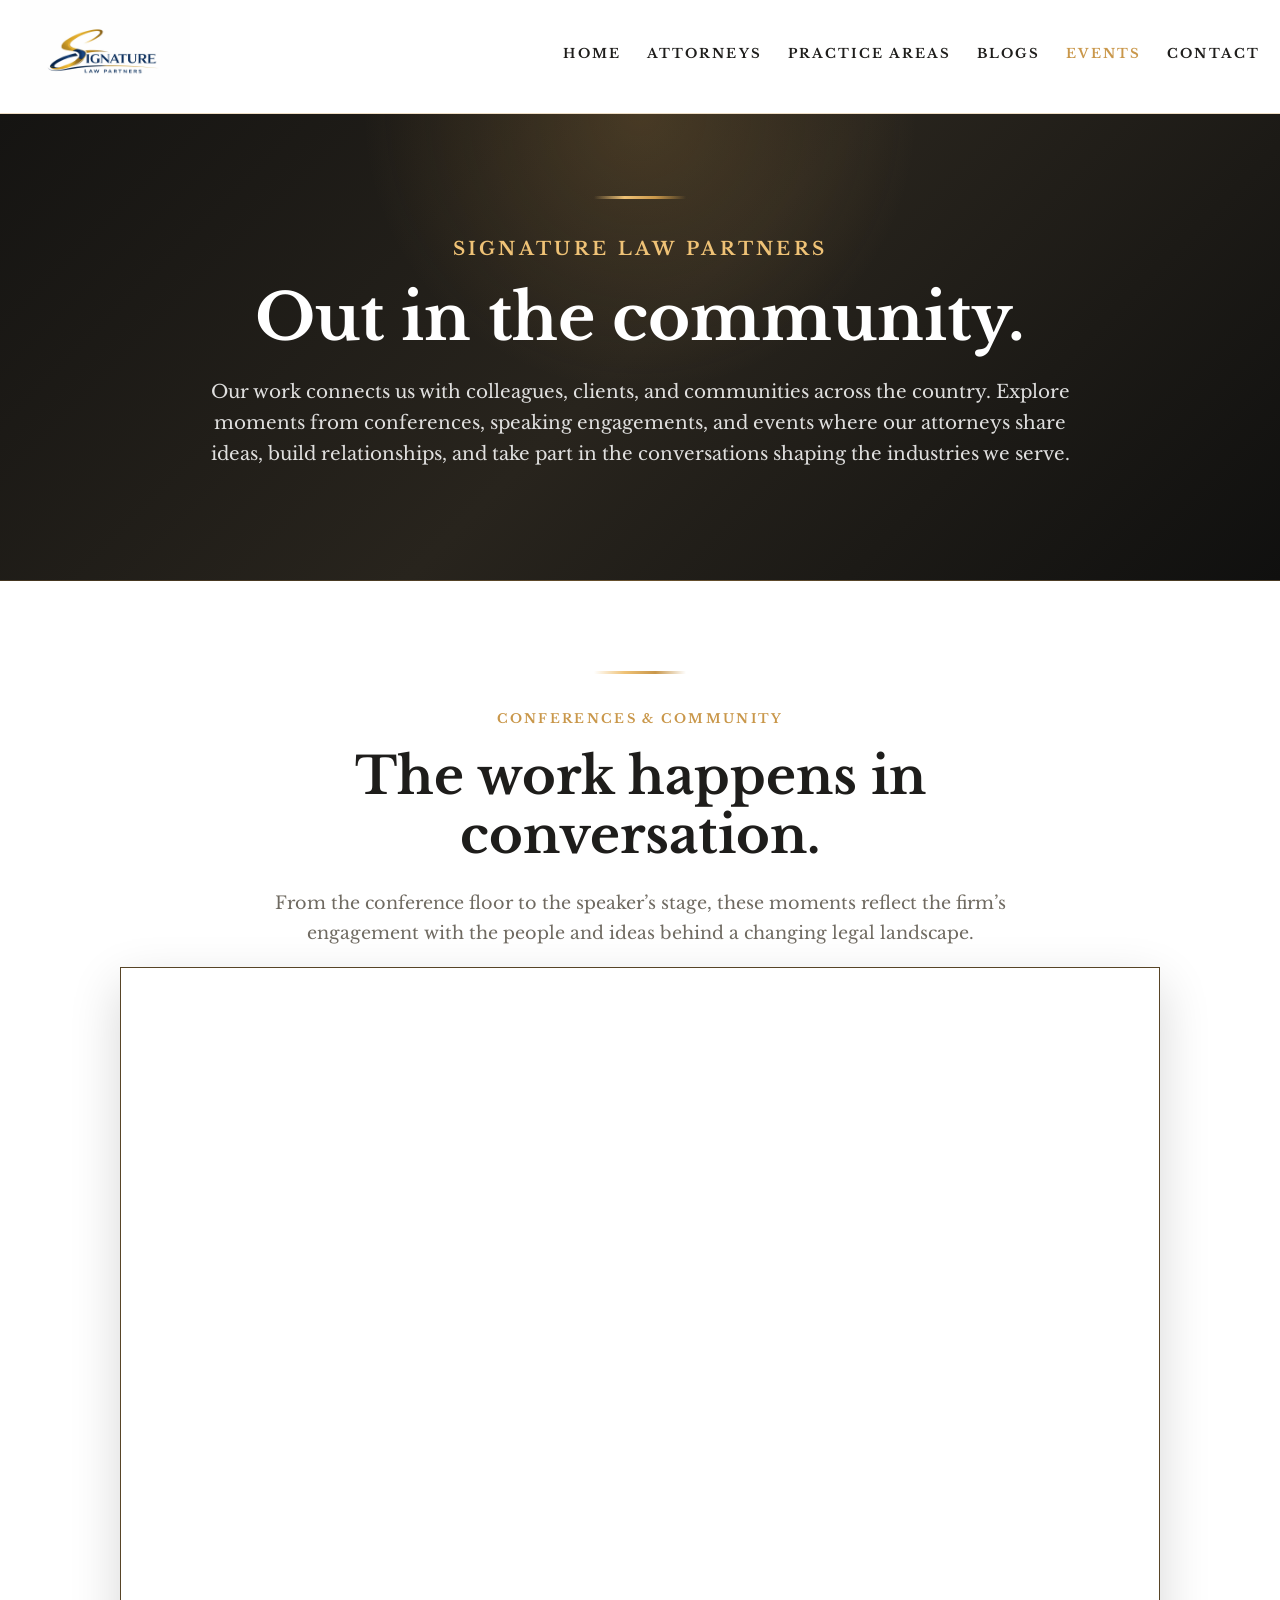
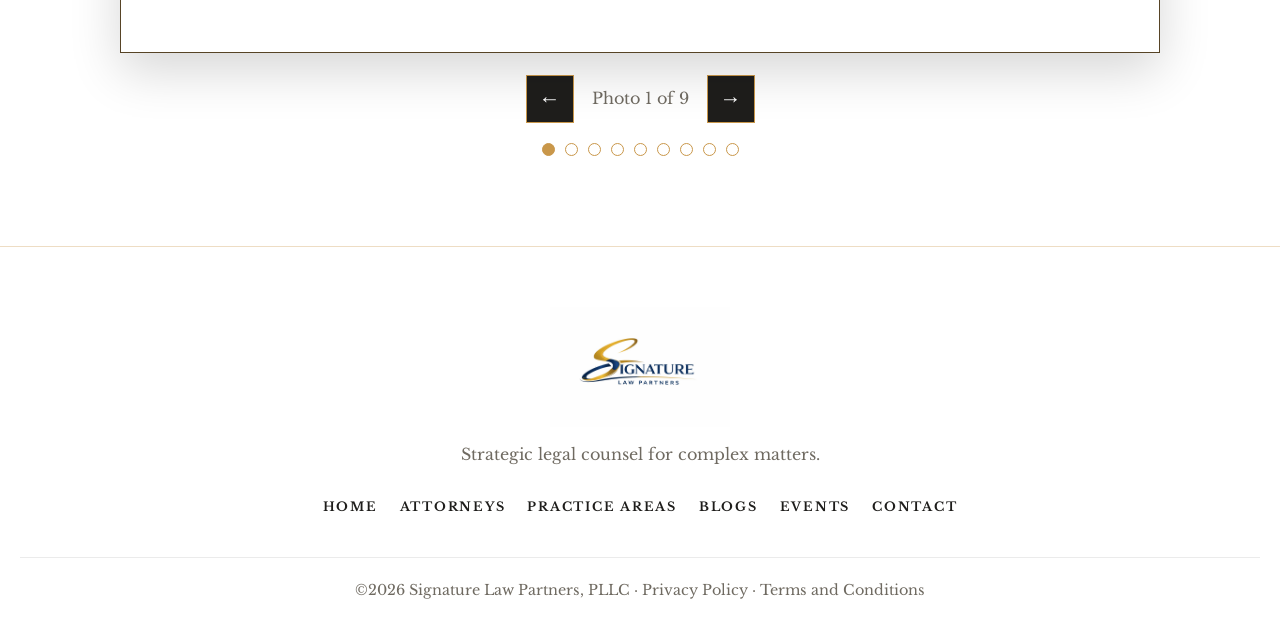
<file: events.html>
<!DOCTYPE html>
<html lang="en">
<head>
    <meta charset="UTF-8">
    <meta name="viewport" content="width=device-width, initial-scale=1.0">
    <title>Events &amp; Community | Signature Law Partners, PLLC</title>
    <meta name="description" content="See Signature Law Partners in the community at conferences, speaking engagements, and industry events.">
    <meta property="og:title" content="Events &amp; Community | Signature Law Partners, PLLC">
    <meta property="og:description" content="Signature Law Partners at conferences, speaking engagements, and community events.">
    <meta property="og:type" content="website">
    <meta property="og:image" content="assets/siglogo.png">
    <meta name="twitter:card" content="summary_large_image">
    <link rel="preconnect" href="https://fonts.googleapis.com">
    <link rel="preconnect" href="https://fonts.gstatic.com" crossorigin>
    <link href="https://fonts.googleapis.com/css2?family=Libre+Baskerville:wght@400;700&amp;display=swap" rel="stylesheet">
    <link rel="stylesheet" href="style.css">
    <style>
        .events-intro { max-width: 920px; margin: 0 auto; text-align: center; }
        .event-carousel { max-width: 1040px; margin: 0 auto; }
        .event-carousel-viewport {
            position: relative; overflow: hidden; background: var(--signature-black);
            border: 1px solid rgba(201,151,74,.38); box-shadow: 0 18px 48px rgba(0,0,0,.16);
        }
        .event-slide { display: none; margin: 0; }
        .event-slide.is-active { display: block; }
        .event-slide img {
            display: block;
            width: 100%;
            height: auto;
            max-height: min(76vh, 900px);
            object-fit: contain;
            background: #fff;
        }
        .event-carousel-controls {
            display: flex; align-items: center; justify-content: center; gap: 18px;
            margin-top: 22px;
        }
        .event-carousel-controls button {
            min-width: 48px; min-height: 48px; border: 1px solid var(--signature-gold);
            background: var(--signature-charcoal); color: #fff; cursor: pointer;
            font: inherit; font-size: 1.35rem; line-height: 1;
        }
        .event-carousel-controls button:hover,
        .event-carousel-controls button:focus-visible { background: var(--signature-gold); color: var(--signature-black); }
        .event-carousel-status { min-width: 92px; text-align: center; color: var(--signature-gray); font-variant-numeric: tabular-nums; }
        .event-carousel-dots { display: flex; justify-content: center; gap: 10px; flex-wrap: wrap; margin-top: 20px; }
        .event-carousel-dots button {
            width: 13px; height: 13px; padding: 0; border: 1px solid var(--signature-gold);
            border-radius: 50%; background: transparent; cursor: pointer;
        }
        .event-carousel-dots button[aria-current="true"] { background: var(--signature-gold); }
        .event-carousel-dots button:focus-visible,
        .event-carousel-dots button:hover { outline: 2px solid var(--signature-charcoal); outline-offset: 3px; }
        @media (prefers-reduced-motion: reduce) { .event-slide { scroll-behavior: auto; } }
    </style>
</head>
<body>
<a class="skip-link" href="#main">Skip to main content</a>
<header class="main-header">
    <div class="container main-header-inner">
        <div class="logo">
            <a href="index.html" aria-label="Signature Law Partners home">
                <img src="assets/siglogo.png" alt="Signature Law Partners, PLLC" width="170" height="90">
            </a>
        </div>
        <nav class="site-nav" aria-label="Primary navigation">
            <a href="index.html">Home</a>
            <a href="attorneys.html">Attorneys</a>
            <a href="practice-areas.html">Practice Areas</a>
            <a href="blogs.html">Blogs</a>
            <a href="events.html" aria-current="page">Events</a>
            <a href="contact.html">Contact</a>
        </nav>
    </div>
</header>
<main id="main">
    <section class="hero">
        <div class="container hero-inner">
            <div class="divider" aria-hidden="true"><div class="linebar"></div></div>
            <p class="eyebrow">Signature Law Partners</p>
            <h1>Out in the community.</h1>
            <p>Our work connects us with colleagues, clients, and communities across the country. Explore moments from conferences, speaking engagements, and events where our attorneys share ideas, build relationships, and take part in the conversations shaping the industries we serve.</p>
        </div>
    </section>
    <section class="section section-white">
        <div class="container">
            <div class="events-intro">
                <div class="divider" aria-hidden="true"><div class="linebar"></div></div>
                <p class="eyebrow">Conferences &amp; Community</p>
                <h2 class="section-title">The work happens in conversation.</h2>
                <p class="section-lede">From the conference floor to the speaker’s stage, these moments reflect the firm’s engagement with the people and ideas behind a changing legal landscape.</p>
            </div>
            <div class="event-carousel" role="region" aria-roledescription="carousel" aria-label="Signature Law Partners in the community">
                <div class="event-carousel-viewport" aria-live="polite">
                                    <figure class="event-slide is-active" aria-hidden="false">
                    <img src="assets/eventpics/sigevent1.jpeg" alt="Signature Law Partners at an event" fetchpriority="high" decoding="async">

                </figure>
                <figure class="event-slide" aria-hidden="true">
                    <img src="assets/eventpics/groupstage1.jpeg" alt="groupstage 1" loading="lazy" decoding="async">

                </figure>
                <figure class="event-slide" aria-hidden="true">
                    <img src="assets/eventpics/jimspeak1.jpg" alt="jimspeak 1" loading="lazy" decoding="async">

                </figure>
                <figure class="event-slide" aria-hidden="true">
                    <img src="assets/eventpics/jimspeak2.jpg" alt="jimspeak 2" loading="lazy" decoding="async">

                </figure>
                <figure class="event-slide" aria-hidden="true">
                    <img src="assets/eventpics/melandjim.jpeg" alt="melandjim" loading="lazy" decoding="async">

                </figure>
                <figure class="event-slide" aria-hidden="true">
                    <img src="assets/eventpics/meljimamber.jpeg" alt="meljimamber" loading="lazy" decoding="async">

                </figure>
                <figure class="event-slide" aria-hidden="true">
                    <img src="assets/eventpics/outsidegroup.jpeg" alt="outsidegroup" loading="lazy" decoding="async">

                </figure>
                <figure class="event-slide" aria-hidden="true">
                    <img src="assets/eventpics/speakerlist.jpeg" alt="speakerlist" loading="lazy" decoding="async">

                </figure>
                <figure class="event-slide" aria-hidden="true">
                    <img src="assets/eventpics/wholeteam.jpeg" alt="wholeteam" loading="lazy" decoding="async">

                </figure>
                </div>
                <div class="event-carousel-controls">
                    <button type="button" class="event-prev" aria-label="Previous photo">&#8592;</button>
                    <span class="event-carousel-status" aria-live="polite">Photo 1 of 9</span>
                    <button type="button" class="event-next" aria-label="Next photo">&#8594;</button>
                </div>
                <div class="event-carousel-dots" aria-label="Choose a photo">
                    <button type="button" aria-label="Show photo 1" aria-current="true"></button>
                    <button type="button" aria-label="Show photo 2" aria-current="false"></button>
                    <button type="button" aria-label="Show photo 3" aria-current="false"></button>
                    <button type="button" aria-label="Show photo 4" aria-current="false"></button>
                    <button type="button" aria-label="Show photo 5" aria-current="false"></button>
                    <button type="button" aria-label="Show photo 6" aria-current="false"></button>
                    <button type="button" aria-label="Show photo 7" aria-current="false"></button>
                    <button type="button" aria-label="Show photo 8" aria-current="false"></button>
                    <button type="button" aria-label="Show photo 9" aria-current="false"></button>
                </div>
            </div>
        </div>
    </section>
</main>
<footer class="footer">
    <div class="container footer-inner">
        <div>
            <img src="assets/siglogo.png" alt="Signature Law Partners" class="footer-logo">
            <p>Strategic legal counsel for complex matters.</p>
        </div>
        <nav class="footer-links" aria-label="Footer navigation">
            <a href="index.html">Home</a>
            <a href="attorneys.html">Attorneys</a>
            <a href="practice-areas.html">Practice Areas</a>
            <a href="blogs.html">Blogs</a>
            <a href="events.html" aria-current="page">Events</a>
            <a href="contact.html">Contact</a>
        </nav>
    </div>
    <div class="container footer-bottom">
        <p>©2026 Signature Law Partners, PLLC · <a href="/privacy-policy">Privacy Policy</a> · <a href="/terms-and-conditions">Terms and Conditions</a></p>
    </div>
</footer>
<script>
(() => {
    const carousel = document.querySelector('.event-carousel');
    const slides = [...carousel.querySelectorAll('.event-slide')];
    const dots = [...carousel.querySelectorAll('.event-carousel-dots button')];
    const status = carousel.querySelector('.event-carousel-status');
    let current = 0;
    const show = (index) => {
        current = (index + slides.length) % slides.length;
        slides.forEach((slide, i) => {
            const active = i === current;
            slide.classList.toggle('is-active', active);
            slide.setAttribute('aria-hidden', String(!active));
            dots[i].setAttribute('aria-current', String(active));
        });
        status.textContent = `Photo ${current + 1} of ${slides.length}`;
    };
    carousel.querySelector('.event-prev').addEventListener('click', () => show(current - 1));
    carousel.querySelector('.event-next').addEventListener('click', () => show(current + 1));
    dots.forEach((dot, i) => dot.addEventListener('click', () => show(i)));
    carousel.addEventListener('keydown', (event) => {
        if (event.key === 'ArrowLeft') show(current - 1);
        if (event.key === 'ArrowRight') show(current + 1);
    });
})();
</script>
</body>
</html>
</file>
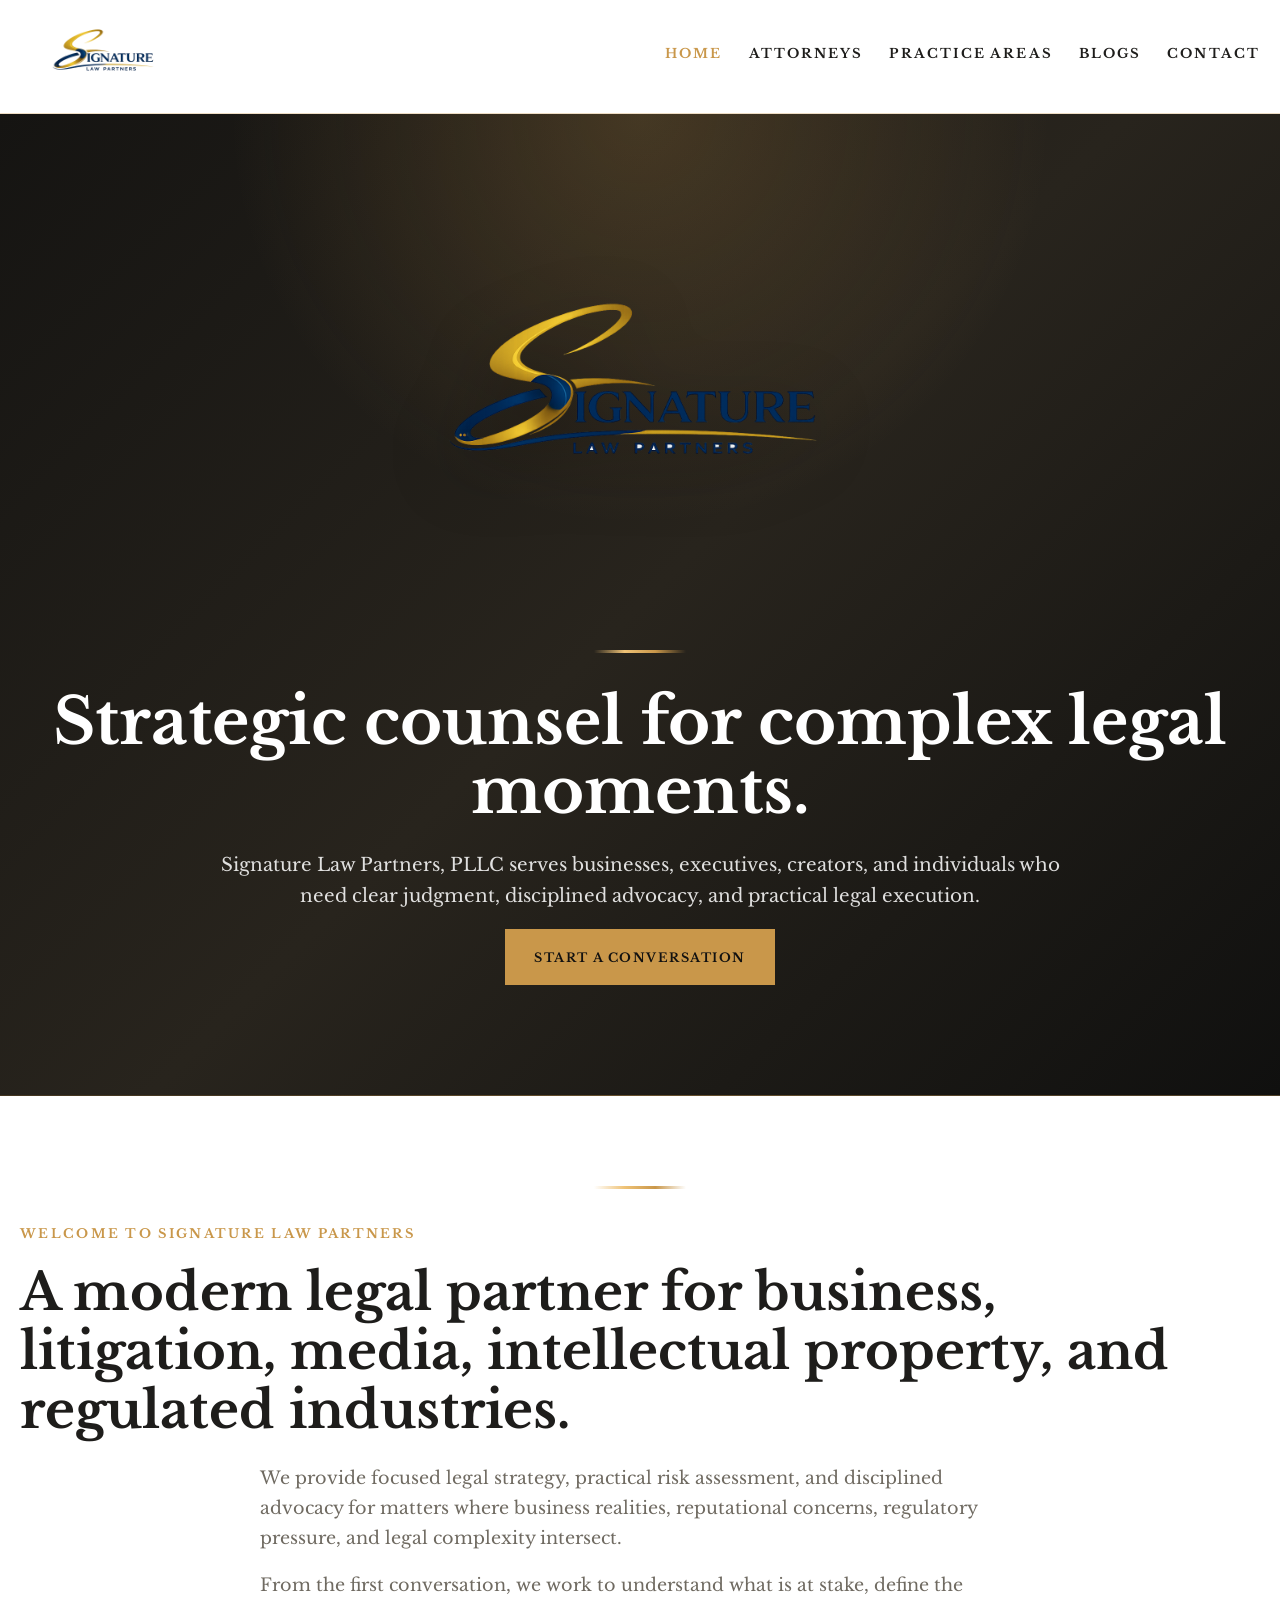
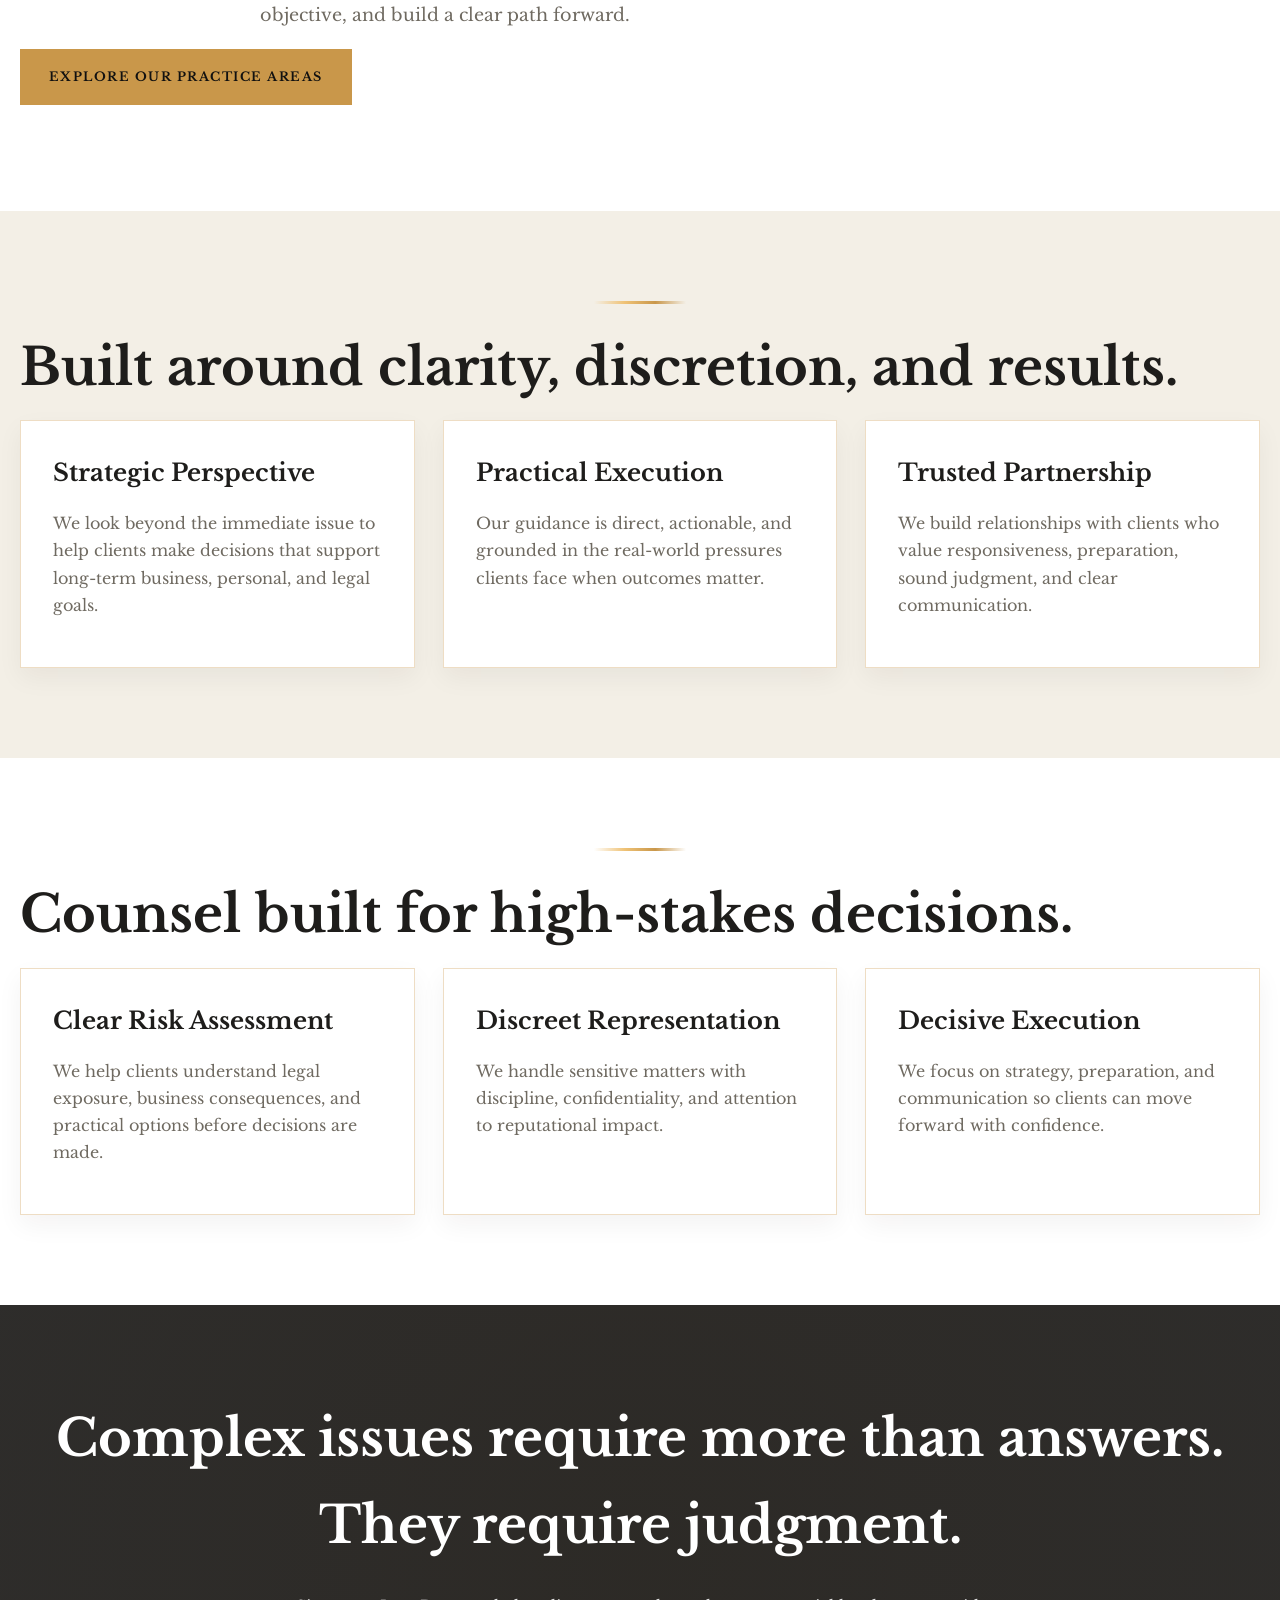
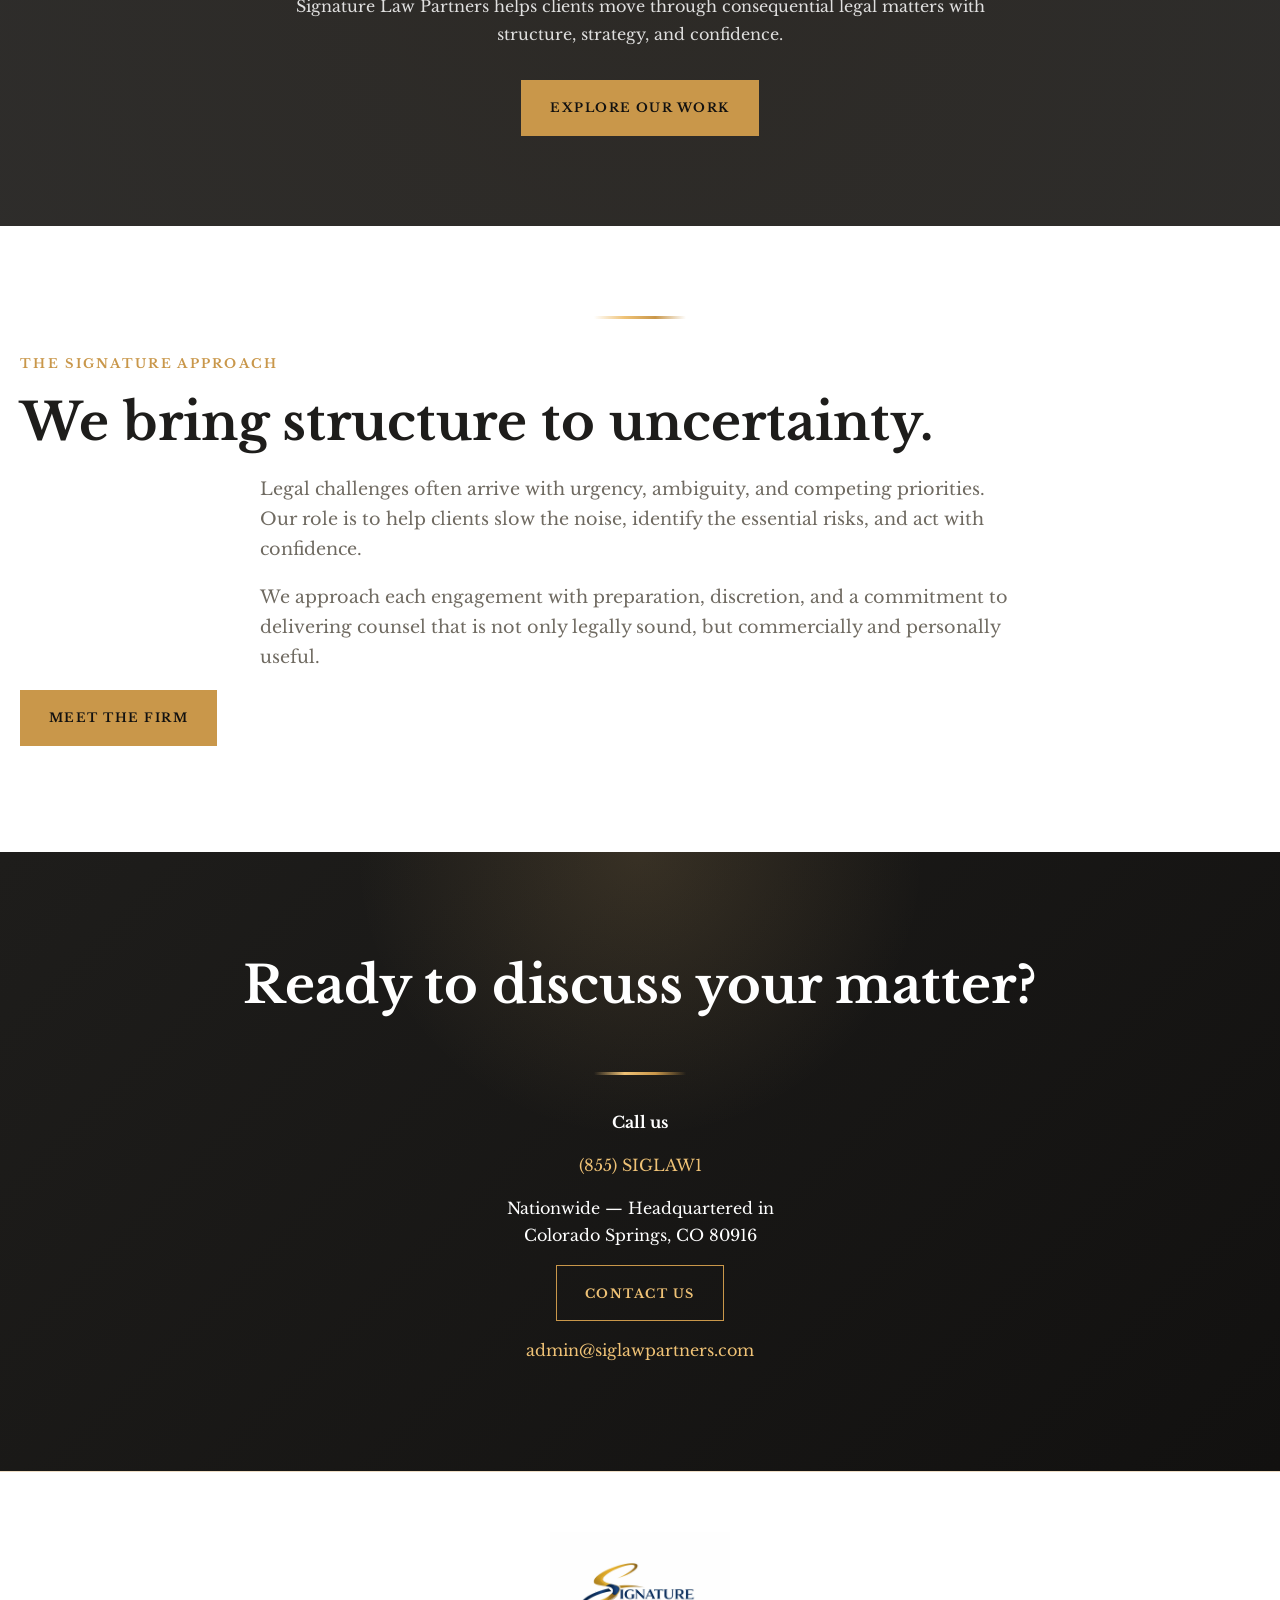
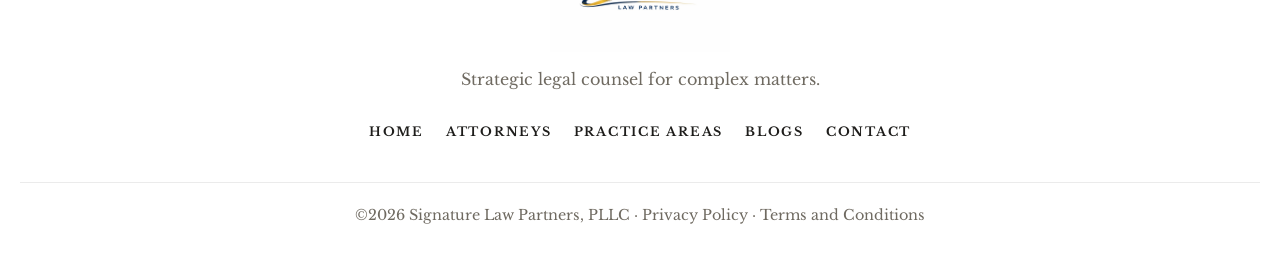
<file: index2.html>
<!DOCTYPE html>
<html lang="en" class="scroll-smooth">
<head>
    <meta charset="UTF-8">
    <meta http-equiv="X-UA-Compatible" content="IE=edge">
    <meta name="viewport" content="width=device-width, initial-scale=1.0">
    <link rel="icon" href="data:,">

    <meta name="robots" content="index, follow, max-image-preview:large, max-snippet:-1, max-video-preview:-1">
    <meta name="description" content="Signature Law Partners, PLLC provides strategic legal counsel for businesses, executives, creators, and individuals facing complex legal matters.">

    <meta property="og:title" content="Signature Law Partners, PLLC">
    <meta property="og:description" content="Strategic legal counsel for businesses, executives, creators, and individuals facing complex legal matters.">
    <meta property="og:type" content="website">
    <meta property="og:image" content="assets/siglogotrsp.png">
    <meta name="twitter:card" content="summary_large_image">

    <title>Signature Law Partners, PLLC | Strategic Legal Counsel</title>

    <link rel="preconnect" href="https://fonts.googleapis.com">
    <link rel="preconnect" href="https://fonts.gstatic.com" crossorigin>
    <link href="https://fonts.googleapis.com/css2?family=Libre+Baskerville:wght@400;700&display=swap" rel="stylesheet">
    <link rel="stylesheet" href="style.css">

    <script type="application/ld+json">
    {
        "@context": "https://schema.org",
        "@type": "LegalService",
        "name": "Signature Law Partners, PLLC",
        "image": "assets/siglogotrsp.png",
        "email": "admin@siglawpartners.com",
        "telephone": "+1-855-744-5291",
        "address": {
            "@type": "PostalAddress",
            "addressLocality": "Colorado Springs",
            "addressRegion": "CO",
            "postalCode": "80916",
            "addressCountry": "US"
        },
        "areaServed": "US",
        "url": "https://siglawpartners.com"
    }
    </script>
</head>

<body>
<a class="skip-link" href="#main">Skip to main content</a>

<header class="main-header">
    <div class="container main-header-inner">
        <div class="logo">
            <a href="index.html" aria-label="Signature Law Partners home">
                <img src="assets/siglogotrsp.png" alt="Signature Law Partners, PLLC logo" width="170" height="90" decoding="async">
            </a>
        </div>

        <nav class="site-nav" aria-label="Primary navigation">
            <a href="index.html" aria-current="page">Home</a>
            <a href="attorneys.html">Attorneys</a>
            <a href="practice-areas.html">Practice Areas</a>
            <a href="blogs.html">Blogs</a>
            <a href="contact.html">Contact</a>
        </nav>
    </div>
</header>

<main id="main">
    <section class="hero">
        <div class="container hero-inner">
            <img
                src="assets/siglogotrsp.png"
                alt="Signature Law Partners, PLLC"
                class="hero-logo"
                width="620"
                height="300"
                fetchpriority="high"
                decoding="async"
            >

            <div class="divider" aria-hidden="true">
                <div class="linebar"></div>
            </div>

            <h1>Strategic counsel for complex legal moments.</h1>

            <p>
                Signature Law Partners, PLLC serves businesses, executives, creators,
                and individuals who need clear judgment, disciplined advocacy,
                and practical legal execution.
            </p>

            <p>
                <a href="contact.html" class="btn">Start a Conversation</a>
            </p>
        </div>
    </section>

    <section class="section section-white">
        <div class="container">
            <div class="divider" aria-hidden="true">
                <div class="linebar"></div>
            </div>

            <p class="eyebrow">Welcome to Signature Law Partners</p>

            <h2 class="section-title">
                A modern legal partner for business, litigation, media,
                intellectual property, and regulated industries.
            </h2>

            <div class="section-lede">
                <p>
                    We provide focused legal strategy, practical risk assessment,
                    and disciplined advocacy for matters where business realities,
                    reputational concerns, regulatory pressure, and legal complexity intersect.
                </p>

                <p>
                    From the first conversation, we work to understand what is at stake,
                    define the objective, and build a clear path forward.
                </p>
            </div>

            <p>
                <a href="practice-areas.html" class="btn">Explore Our Practice Areas</a>
            </p>
        </div>
    </section>

    <section class="section section-soft">
        <div class="container">
            <div class="divider" aria-hidden="true">
                <div class="linebar"></div>
            </div>

            <h2 class="section-title">Built around clarity, discretion, and results.</h2>

            <div class="card-grid">
                <article class="card">
                    <h3>Strategic Perspective</h3>
                    <p>
                        We look beyond the immediate issue to help clients make decisions
                        that support long-term business, personal, and legal goals.
                    </p>
                </article>

                <article class="card">
                    <h3>Practical Execution</h3>
                    <p>
                        Our guidance is direct, actionable, and grounded in the real-world
                        pressures clients face when outcomes matter.
                    </p>
                </article>

                <article class="card">
                    <h3>Trusted Partnership</h3>
                    <p>
                        We build relationships with clients who value responsiveness,
                        preparation, sound judgment, and clear communication.
                    </p>
                </article>
            </div>
        </div>
    </section>

    <section class="section section-white" aria-label="Firm approach">
        <div class="container">
            <div class="divider" aria-hidden="true">
                <div class="linebar"></div>
            </div>

            <h2 class="section-title">Counsel built for high-stakes decisions.</h2>

            <div class="card-grid">
                <article class="card">
                    <h3>Clear Risk Assessment</h3>
                    <p>
                        We help clients understand legal exposure, business consequences,
                        and practical options before decisions are made.
                    </p>
                </article>

                <article class="card">
                    <h3>Discreet Representation</h3>
                    <p>
                        We handle sensitive matters with discipline, confidentiality,
                        and attention to reputational impact.
                    </p>
                </article>

                <article class="card">
                    <h3>Decisive Execution</h3>
                    <p>
                        We focus on strategy, preparation, and communication so clients
                        can move forward with confidence.
                    </p>
                </article>
            </div>
        </div>
    </section>

    <section class="section cta-band">
        <div class="container">
            <h2>
                Complex issues require more than answers.<br>
                They require judgment.
            </h2>

            <p>
                Signature Law Partners helps clients move through consequential legal
                matters with structure, strategy, and confidence.
            </p>

            <a href="practice-areas.html" class="btn">Explore Our Work</a>
        </div>
    </section>

    <section class="section section-white">
        <div class="container">
            <div class="divider" aria-hidden="true">
                <div class="linebar"></div>
            </div>

            <p class="eyebrow">The Signature Approach</p>

            <h2 class="section-title">We bring structure to uncertainty.</h2>

            <div class="section-lede">
                <p>
                    Legal challenges often arrive with urgency, ambiguity, and competing
                    priorities. Our role is to help clients slow the noise, identify
                    the essential risks, and act with confidence.
                </p>

                <p>
                    We approach each engagement with preparation, discretion, and a
                    commitment to delivering counsel that is not only legally sound,
                    but commercially and personally useful.
                </p>
            </div>

            <p>
                <a href="attorneys.html" class="btn">Meet the Firm</a>
            </p>
        </div>
    </section>

    <section class="section contact-panel">
        <div class="container">
            <h2>Ready to discuss your matter?</h2>

            <div class="divider" aria-hidden="true">
                <div class="linebar"></div>
            </div>

            <p><strong>Call us</strong></p>

            <p>
                <a href="tel:+18557445291">(855) SIGLAW1</a>
            </p>

            <p>
                Nationwide — Headquartered in<br>
                Colorado Springs, CO 80916
            </p>

            <p>
                <a href="contact.html" class="ghost-btn">Contact Us</a>
            </p>

            <p>
                <a href="mailto:admin@siglawpartners.com">admin@siglawpartners.com</a>
            </p>
        </div>
    </section>
</main>

<footer class="footer">
    <div class="container footer-inner">
        <div>
            <img
                src="assets/siglogo.png"
                alt="Signature Law Partners, PLLC"
                class="footer-logo"
                width="180"
                height="95"
                decoding="async"
            >

            <p>Strategic legal counsel for complex matters.</p>
        </div>

        <nav class="footer-links" aria-label="Footer navigation">
            <a href="index.html" aria-current="page">Home</a>
            <a href="attorneys.html">Attorneys</a>
            <a href="practice-areas.html">Practice Areas</a>
            <a href="blogs.html">Blogs</a>
            <a href="contact.html">Contact</a>
        </nav>
    </div>

    <div class="container footer-bottom">
        <p>
            ©2026 Signature Law Partners, PLLC ·
            <a href="/privacy-policy">Privacy Policy</a> ·
            <a href="/terms-and-conditions">Terms and Conditions</a>
        </p>
    </div>
</footer>

<script src="site.js"></script>
</body>
</html>
</file>
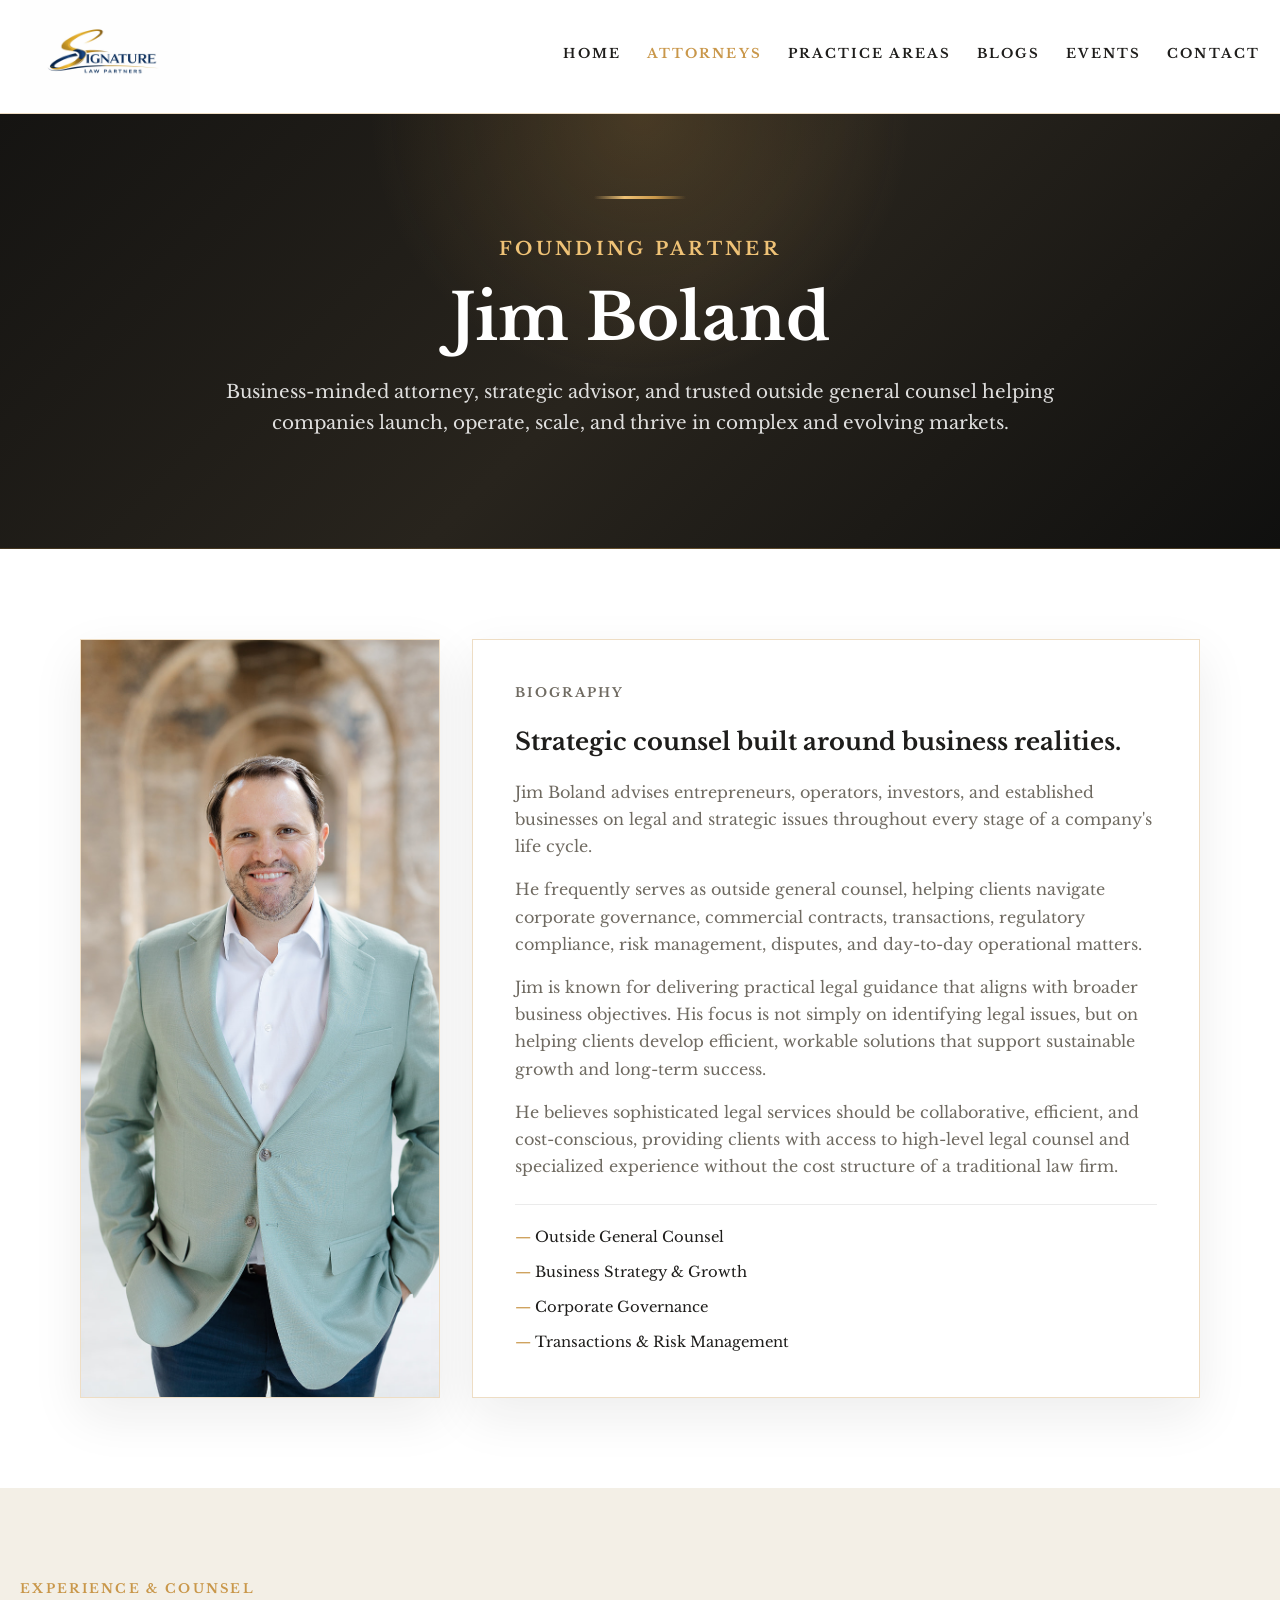
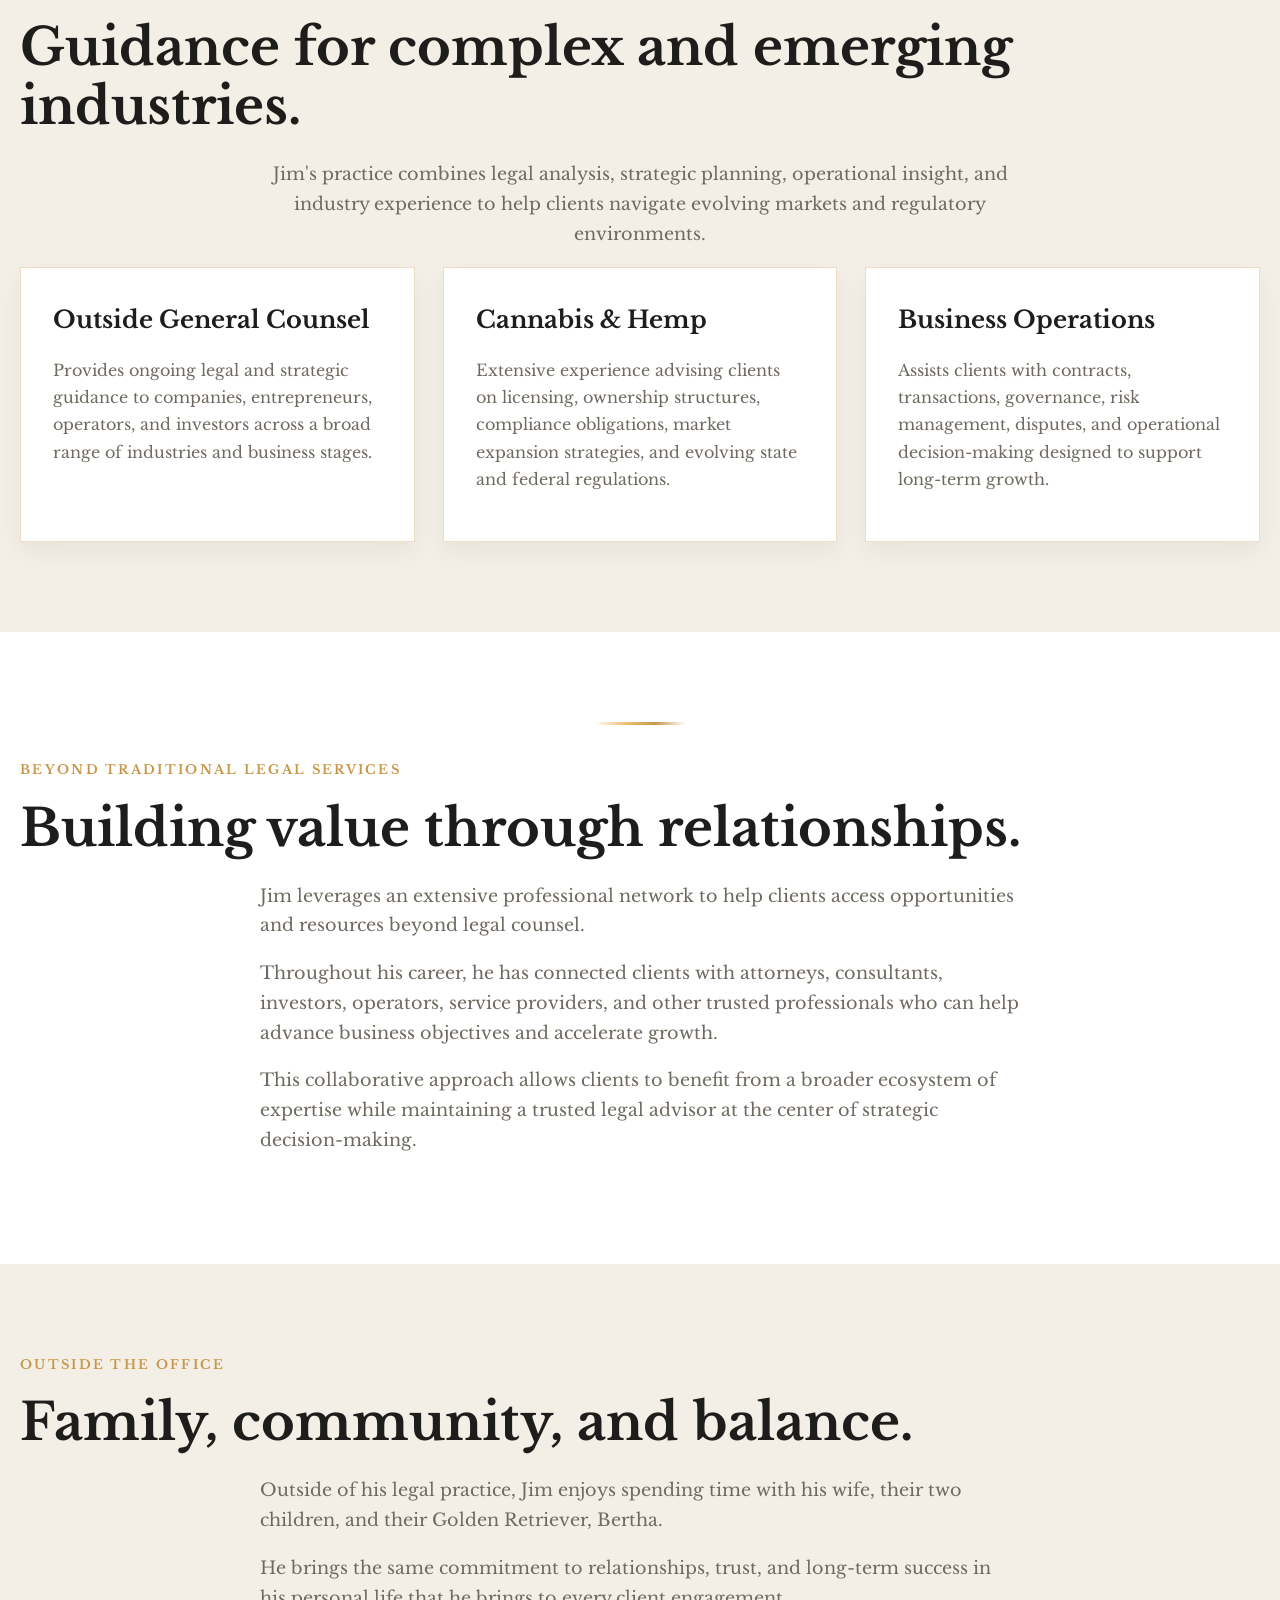
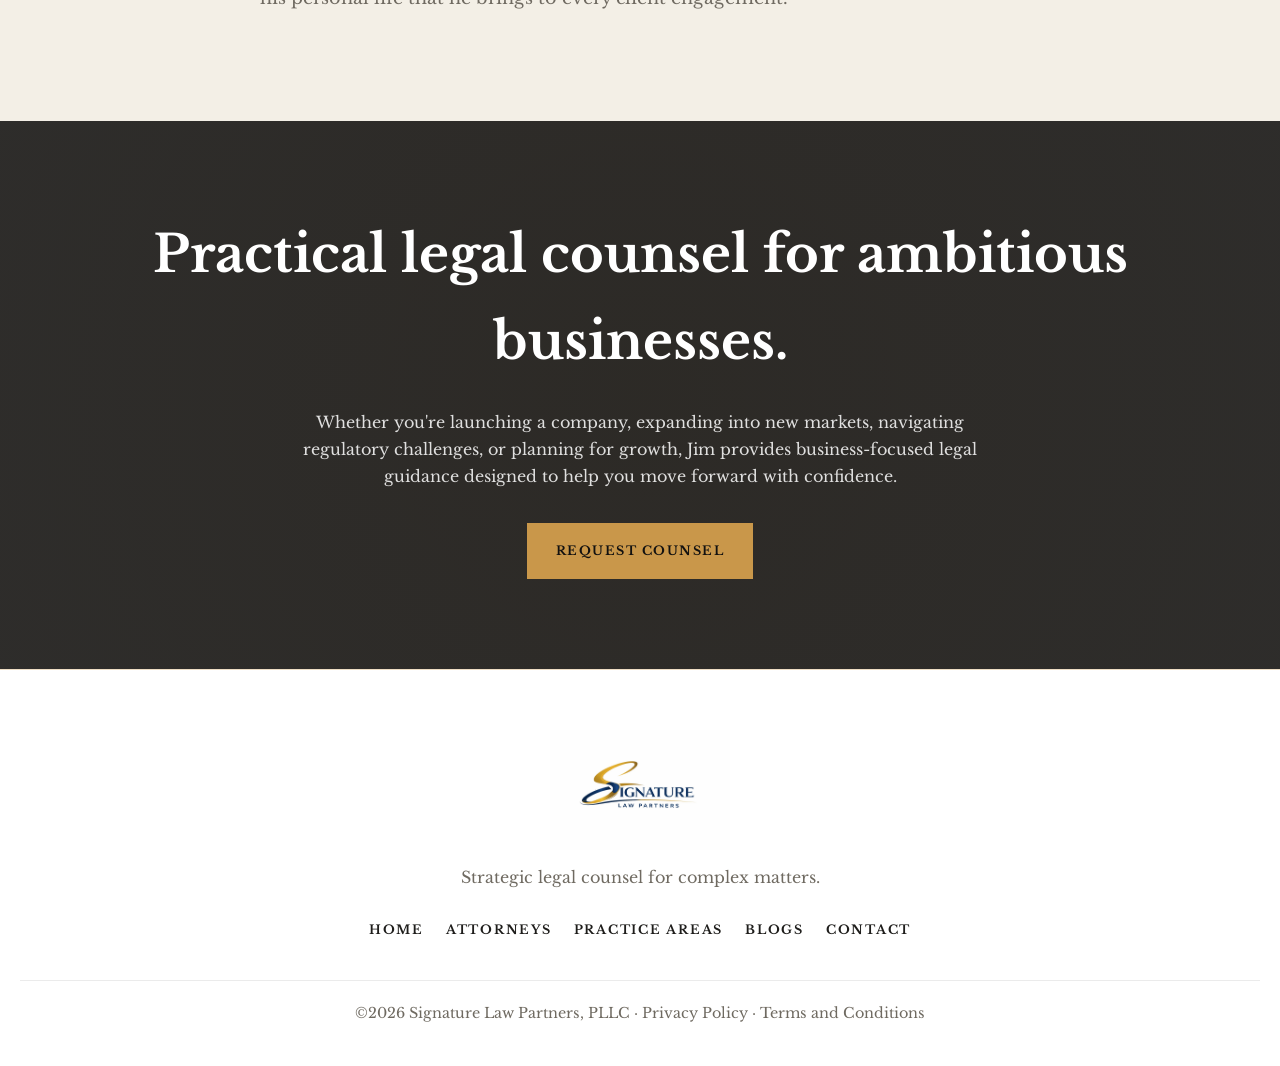
<file: jim.html>
<!DOCTYPE html>
<html lang="en">
<head>
    <meta charset="UTF-8">
    <meta name="viewport" content="width=device-width, initial-scale=1.0">

    <title>Jim Boland | Signature Law Partners, PLLC</title>

    <meta name="description" content="Jim Boland is a Founding Partner at Signature Law Partners, PLLC. Strategic legal advisor and business-minded attorney serving entrepreneurs, operators, investors, and companies across complex and emerging markets.">

    <meta property="og:title" content="Jim Boland | Signature Law Partners, PLLC">
    <meta property="og:description" content="Founding Partner. Outside general counsel, business strategy, transactions, compliance, and regulated industries.">
    <meta property="og:type" content="profile">
    <meta property="og:image" content="assets/jim.jpg">

    <meta name="twitter:card" content="summary_large_image">

    <link rel="preconnect" href="https://fonts.googleapis.com">
    <link rel="preconnect" href="https://fonts.gstatic.com" crossorigin>

    <link href="https://fonts.googleapis.com/css2?family=Libre+Baskerville:wght@400;700&display=swap" rel="stylesheet">
    <link rel="stylesheet" href="style.css">
</head>

<body>

<a class="skip-link" href="#main">Skip to main content</a>

<header class="main-header">
    <div class="container main-header-inner">

        <div class="logo">
            <a href="index.html" aria-label="Signature Law Partners home">
                <img
                    src="assets/siglogo.png"
                    alt="Signature Law Partners, PLLC"
                    width="170"
                    height="90">
            </a>
        </div>

        <nav class="site-nav" aria-label="Primary navigation">
            <a href="index.html">Home</a>
            <a href="attorneys.html" aria-current="page">Attorneys</a>
            <a href="practice-areas.html">Practice Areas</a>
            <a href="blogs.html">Blogs</a>
            <a href="events.html">Events</a>
            <a href="contact.html">Contact</a>
        </nav>

    </div>
</header>

<main id="main">

    <section class="hero">

        <div class="container hero-inner">

            <div class="divider" aria-hidden="true">
                <div class="linebar"></div>
            </div>

            <p class="eyebrow">
                Founding Partner
            </p>

            <h1>
                Jim Boland
            </h1>

            <p>
                Business-minded attorney, strategic advisor, and trusted outside
                general counsel helping companies launch, operate, scale, and thrive
                in complex and evolving markets.
            </p>

        </div>

    </section>

    <section class="section section-white">

        <div class="container">

            <div class="profile-grid">

                <div class="profile-photo">
                    <img
                        src="assets/jim.jpg"
                        alt="Jim Boland">
                </div>

                <article class="card profile-bio">

                    <p class="eyebrow">
                        Biography
                    </p>

                    <h3>
                        Strategic counsel built around business realities.
                    </h3>

                    <p>
                        Jim Boland advises entrepreneurs, operators, investors,
                        and established businesses on legal and strategic issues
                        throughout every stage of a company's life cycle.
                    </p>

                    <p>
                        He frequently serves as outside general counsel,
                        helping clients navigate corporate governance,
                        commercial contracts, transactions, regulatory compliance,
                        risk management, disputes, and day-to-day operational matters.
                    </p>

                    <p>
                        Jim is known for delivering practical legal guidance
                        that aligns with broader business objectives. His focus
                        is not simply on identifying legal issues, but on helping
                        clients develop efficient, workable solutions that support
                        sustainable growth and long-term success.
                    </p>

                    <p>
                        He believes sophisticated legal services should be
                        collaborative, efficient, and cost-conscious, providing
                        clients with access to high-level legal counsel and
                        specialized experience without the cost structure of
                        a traditional law firm.
                    </p>

                    <div class="attorney-meta">
                        <span>Outside General Counsel</span>
                        <span>Business Strategy & Growth</span>
                        <span>Corporate Governance</span>
                        <span>Transactions & Risk Management</span>
                    </div>

                </article>

            </div>

        </div>

    </section>

    <section class="section section-soft">

        <div class="container">

            <p class="eyebrow">
                Experience & Counsel
            </p>

            <h2 class="section-title">
                Guidance for complex and emerging industries.
            </h2>

            <p class="section-lede page-centered-lede">
                Jim's practice combines legal analysis, strategic planning,
                operational insight, and industry experience to help clients
                navigate evolving markets and regulatory environments.
            </p>

            <div class="card-grid">

                <article class="card">

                    <h3>
                        Outside General Counsel
                    </h3>

                    <p>
                        Provides ongoing legal and strategic guidance to
                        companies, entrepreneurs, operators, and investors
                        across a broad range of industries and business stages.
                    </p>

                </article>

                <article class="card">

                    <h3>
                        Cannabis & Hemp
                    </h3>

                    <p>
                        Extensive experience advising clients on licensing,
                        ownership structures, compliance obligations,
                        market expansion strategies, and evolving state
                        and federal regulations.
                    </p>

                </article>

                <article class="card">

                    <h3>
                        Business Operations
                    </h3>

                    <p>
                        Assists clients with contracts, transactions,
                        governance, risk management, disputes,
                        and operational decision-making designed
                        to support long-term growth.
                    </p>

                </article>

            </div>

        </div>

    </section>

    <section class="section section-white">

        <div class="container">

            <div class="divider" aria-hidden="true">
                <div class="linebar"></div>
            </div>

            <p class="eyebrow">
                Beyond Traditional Legal Services
            </p>

            <h2 class="section-title">
                Building value through relationships.
            </h2>

            <div class="section-lede">

                <p>
                    Jim leverages an extensive professional network to help
                    clients access opportunities and resources beyond legal counsel.
                </p>

                <p>
                    Throughout his career, he has connected clients with attorneys,
                    consultants, investors, operators, service providers,
                    and other trusted professionals who can help advance
                    business objectives and accelerate growth.
                </p>

                <p>
                    This collaborative approach allows clients to benefit from
                    a broader ecosystem of expertise while maintaining a
                    trusted legal advisor at the center of strategic decision-making.
                </p>

            </div>

        </div>

    </section>

    <section class="section section-soft">

        <div class="container">

            <p class="eyebrow">
                Outside the Office
            </p>

            <h2 class="section-title">
                Family, community, and balance.
            </h2>

            <div class="section-lede">

                <p>
                    Outside of his legal practice, Jim enjoys spending time
                    with his wife, their two children, and their Golden Retriever, Bertha.
                </p>

                <p>
                    He brings the same commitment to relationships,
                    trust, and long-term success in his personal life
                    that he brings to every client engagement.
                </p>

            </div>

        </div>

    </section>

    <section class="section cta-band">

        <div class="container">

            <h2>
                Practical legal counsel for ambitious businesses.
            </h2>

            <p>
                Whether you're launching a company, expanding into new markets,
                navigating regulatory challenges, or planning for growth,
                Jim provides business-focused legal guidance designed
                to help you move forward with confidence.
            </p>

            <a href="contact.html" class="btn">
                Request Counsel
            </a>

        </div>

    </section>

</main>

<footer class="footer">

    <div class="container footer-inner">

        <div>

            <img
                src="assets/siglogo.png"
                alt="Signature Law Partners"
                class="footer-logo">

            <p>
                Strategic legal counsel for complex matters.
            </p>

        </div>

        <nav class="footer-links" aria-label="Footer navigation">

            <a href="index.html">Home</a>
            <a href="attorneys.html">Attorneys</a>
            <a href="practice-areas.html">Practice Areas</a>
            <a href="blogs.html">Blogs</a>
            <a href="contact.html">Contact</a>

        </nav>

    </div>

    <div class="container footer-bottom">

        <p>
            ©2026 Signature Law Partners, PLLC ·
            <a href="/privacy-policy">Privacy Policy</a> ·
            <a href="/terms-and-conditions">Terms and Conditions</a>
        </p>

    </div>

</footer>

<script src="site.js"></script>

</body>
</html>
</file>
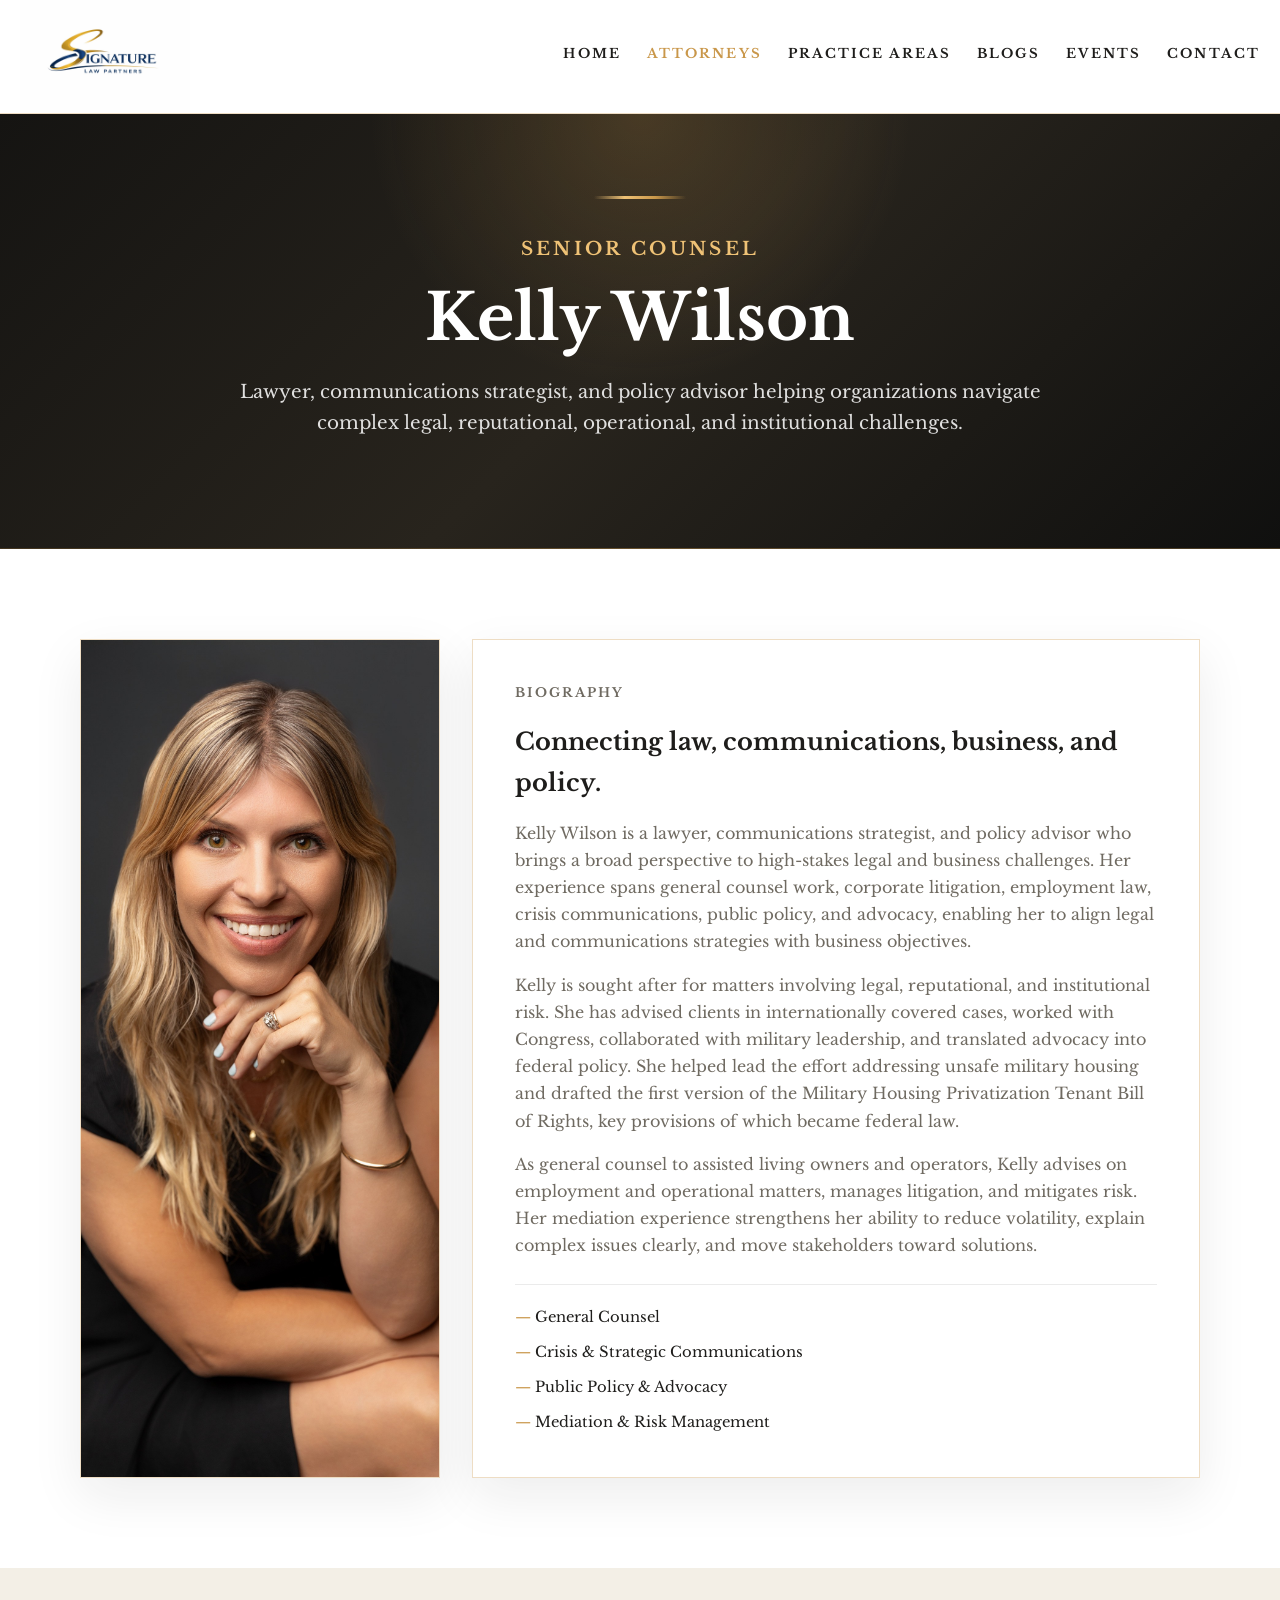
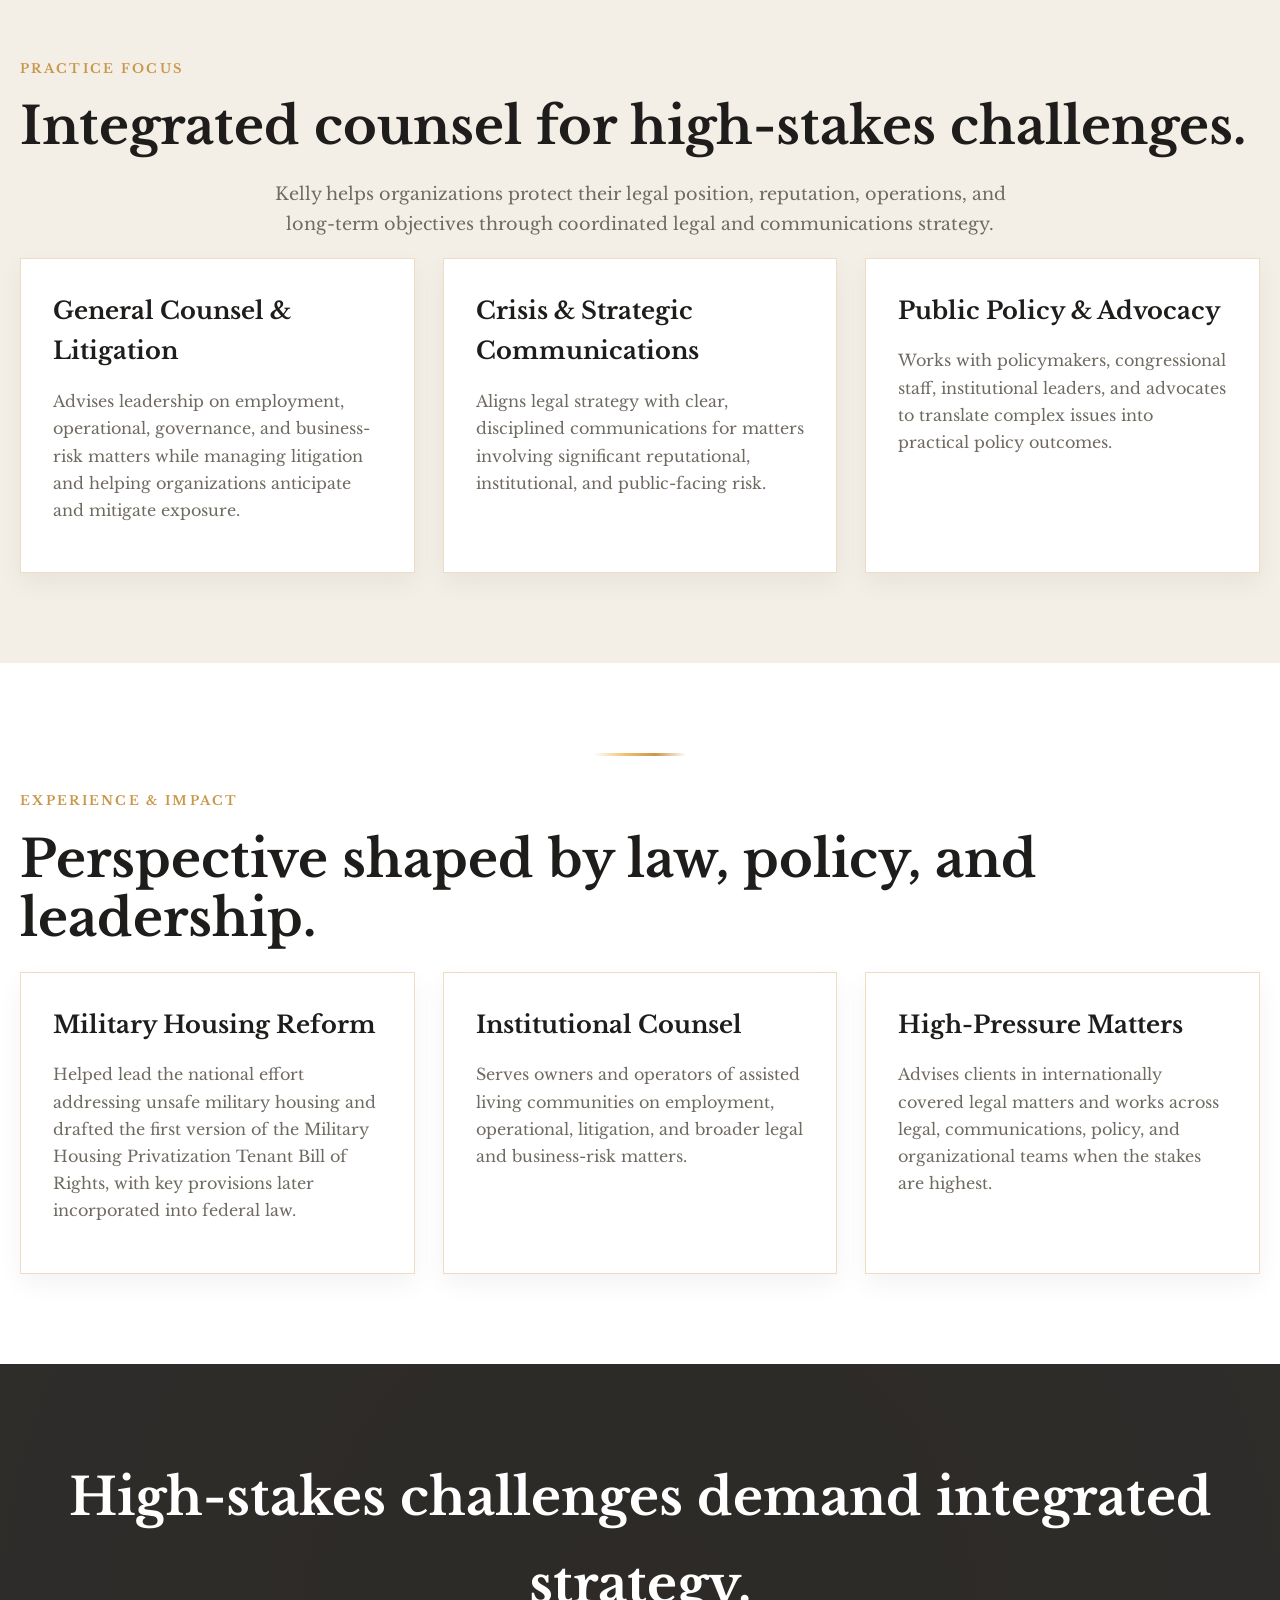
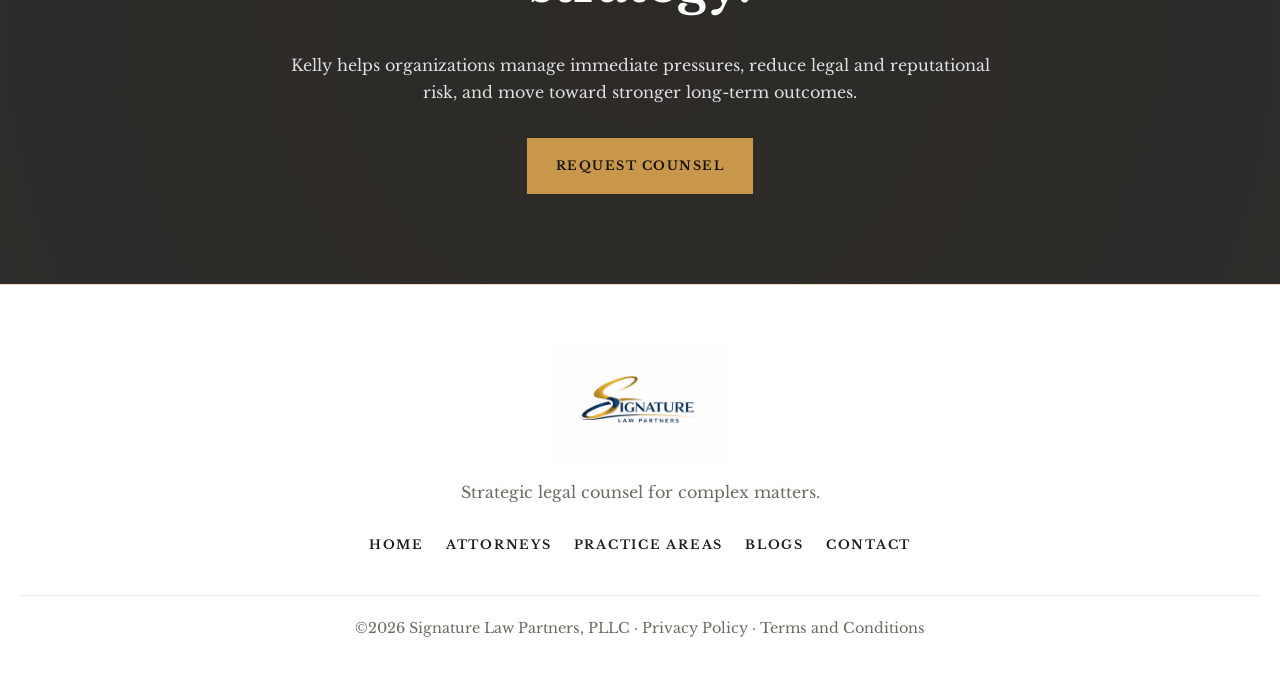
<file: kelly.html>
<!DOCTYPE html>
<html lang="en">
<head>
    <meta charset="UTF-8">
    <meta name="viewport" content="width=device-width, initial-scale=1.0">

    <title>Kelly Wilson | Signature Law Partners, PLLC</title>

    <meta name="description" content="Kelly Wilson is Senior Counsel at Signature Law Partners, PLLC. She advises clients on general counsel matters, litigation, employment law, crisis communications, public policy, advocacy, mediation, and legal and reputational risk.">

    <meta property="og:title" content="Kelly Wilson | Signature Law Partners, PLLC">
    <meta property="og:description" content="Counsel. General counsel, litigation, employment law, crisis communications, public policy, advocacy, mediation, and strategic risk management.">
    <meta property="og:type" content="profile">
    <meta property="og:image" content="assets/kelly.jpg">

    <meta name="twitter:card" content="summary_large_image">

    <link rel="preconnect" href="https://fonts.googleapis.com">
    <link rel="preconnect" href="https://fonts.gstatic.com" crossorigin>

    <link href="https://fonts.googleapis.com/css2?family=Libre+Baskerville:wght@400;700&display=swap" rel="stylesheet">
    <link rel="stylesheet" href="style.css">
</head>

<body>

<a class="skip-link" href="#main">Skip to main content</a>

<header class="main-header">
    <div class="container main-header-inner">

        <div class="logo">
            <a href="index.html" aria-label="Signature Law Partners home">
                <img
                    src="assets/siglogo.png"
                    alt="Signature Law Partners, PLLC"
                    width="170"
                    height="90">
            </a>
        </div>

        <nav class="site-nav" aria-label="Primary navigation">
            <a href="index.html">Home</a>
            <a href="attorneys.html" aria-current="page">Attorneys</a>
            <a href="practice-areas.html">Practice Areas</a>
            <a href="blogs.html">Blogs</a>
            <a href="events.html">Events</a>
            <a href="contact.html">Contact</a>
        </nav>

    </div>
</header>

<main id="main">

    <section class="hero">

        <div class="container hero-inner">

            <div class="divider" aria-hidden="true">
                <div class="linebar"></div>
            </div>

            <p class="eyebrow">
                Senior Counsel
            </p>

            <h1>
                Kelly Wilson
            </h1>

            <p>
                Lawyer, communications strategist, and policy advisor helping
                organizations navigate complex legal, reputational,
                operational, and institutional challenges.
            </p>

        </div>

    </section>

    <section class="section section-white">

        <div class="container">

            <div class="profile-grid">

                <div class="profile-photo kelly-profile-photo">
                    <img
                        src="assets/kelly.jpg"
                        alt="Kelly Wilson">
                </div>

                <article class="card profile-bio">

                    <p class="eyebrow">
                        Biography
                    </p>

                    <h3>
                        Connecting law, communications, business, and policy.
                    </h3>

                    <p>
                        Kelly Wilson is a lawyer, communications strategist, and policy
                        advisor who brings a broad perspective to high-stakes legal and
                        business challenges. Her experience spans general counsel work,
                        corporate litigation, employment law, crisis communications,
                        public policy, and advocacy, enabling her to align legal and
                        communications strategies with business objectives.
                    </p>

                    <p>
                        Kelly is sought after for matters involving legal, reputational,
                        and institutional risk. She has advised clients in internationally
                        covered cases, worked with Congress, collaborated with military
                        leadership, and translated advocacy into federal policy. She helped
                        lead the effort addressing unsafe military housing and drafted the
                        first version of the Military Housing Privatization Tenant Bill of
                        Rights, key provisions of which became federal law.
                    </p>

                    <p>
                        As general counsel to assisted living owners and operators, Kelly
                        advises on employment and operational matters, manages litigation,
                        and mitigates risk. Her mediation experience strengthens her ability
                        to reduce volatility, explain complex issues clearly, and move
                        stakeholders toward solutions.
                    </p>

                    <div class="attorney-meta">
                        <span>General Counsel</span>
                        <span>Crisis &amp; Strategic Communications</span>
                        <span>Public Policy &amp; Advocacy</span>
                        <span>Mediation &amp; Risk Management</span>
                    </div>

                </article>

            </div>

        </div>

    </section>

    <section class="section section-soft">

        <div class="container">

            <p class="eyebrow">
                Practice Focus
            </p>

            <h2 class="section-title">
                Integrated counsel for high-stakes challenges.
            </h2>

            <p class="section-lede page-centered-lede">
                Kelly helps organizations protect their legal position,
                reputation, operations, and long-term objectives through
                coordinated legal and communications strategy.
            </p>

            <div class="card-grid">

                <article class="card">

                    <h3>
                        General Counsel &amp; Litigation
                    </h3>

                    <p>
                        Advises leadership on employment, operational,
                        governance, and business-risk matters while managing
                        litigation and helping organizations anticipate and
                        mitigate exposure.
                    </p>

                </article>

                <article class="card">

                    <h3>
                        Crisis &amp; Strategic Communications
                    </h3>

                    <p>
                        Aligns legal strategy with clear, disciplined
                        communications for matters involving significant
                        reputational, institutional, and public-facing risk.
                    </p>

                </article>

                <article class="card">

                    <h3>
                        Public Policy &amp; Advocacy
                    </h3>

                    <p>
                        Works with policymakers, congressional staff,
                        institutional leaders, and advocates to translate
                        complex issues into practical policy outcomes.
                    </p>

                </article>

            </div>

        </div>

    </section>

    <section class="section section-white">

        <div class="container">

            <div class="divider" aria-hidden="true">
                <div class="linebar"></div>
            </div>

            <p class="eyebrow">
                Experience &amp; Impact
            </p>

            <h2 class="section-title">
                Perspective shaped by law, policy, and leadership.
            </h2>

            <div class="card-grid">

                <article class="card">

                    <h3>
                        Military Housing Reform
                    </h3>

                    <p>
                        Helped lead the national effort addressing unsafe
                        military housing and drafted the first version of the
                        Military Housing Privatization Tenant Bill of Rights,
                        with key provisions later incorporated into federal law.
                    </p>

                </article>

                <article class="card">

                    <h3>
                        Institutional Counsel
                    </h3>

                    <p>
                        Serves owners and operators of assisted living
                        communities on employment, operational, litigation,
                        and broader legal and business-risk matters.
                    </p>

                </article>

                <article class="card">

                    <h3>
                        High-Pressure Matters
                    </h3>

                    <p>
                        Advises clients in internationally covered legal matters
                        and works across legal, communications, policy, and
                        organizational teams when the stakes are highest.
                    </p>

                </article>

            </div>

        </div>

    </section>

    <section class="section cta-band">

        <div class="container">

            <h2>
                High-stakes challenges demand integrated strategy.
            </h2>

            <p>
                Kelly helps organizations manage immediate pressures,
                reduce legal and reputational risk, and move toward stronger
                long-term outcomes.
            </p>

            <a href="contact.html" class="btn">
                Request Counsel
            </a>

        </div>

    </section>

</main>

<footer class="footer">

    <div class="container footer-inner">

        <div>

            <img
                src="assets/siglogo.png"
                alt="Signature Law Partners"
                class="footer-logo">

            <p>
                Strategic legal counsel for complex matters.
            </p>

        </div>

        <nav class="footer-links" aria-label="Footer navigation">

            <a href="index.html">Home</a>
            <a href="attorneys.html">Attorneys</a>
            <a href="practice-areas.html">Practice Areas</a>
            <a href="blogs.html">Blogs</a>
            <a href="contact.html">Contact</a>

        </nav>

    </div>

    <div class="container footer-bottom">

        <p>
            ©2026 Signature Law Partners, PLLC ·
            <a href="/privacy-policy">Privacy Policy</a> ·
            <a href="/terms-and-conditions">Terms and Conditions</a>
        </p>

    </div>

</footer>

<script src="site.js"></script>

</body>
</html>
</file>
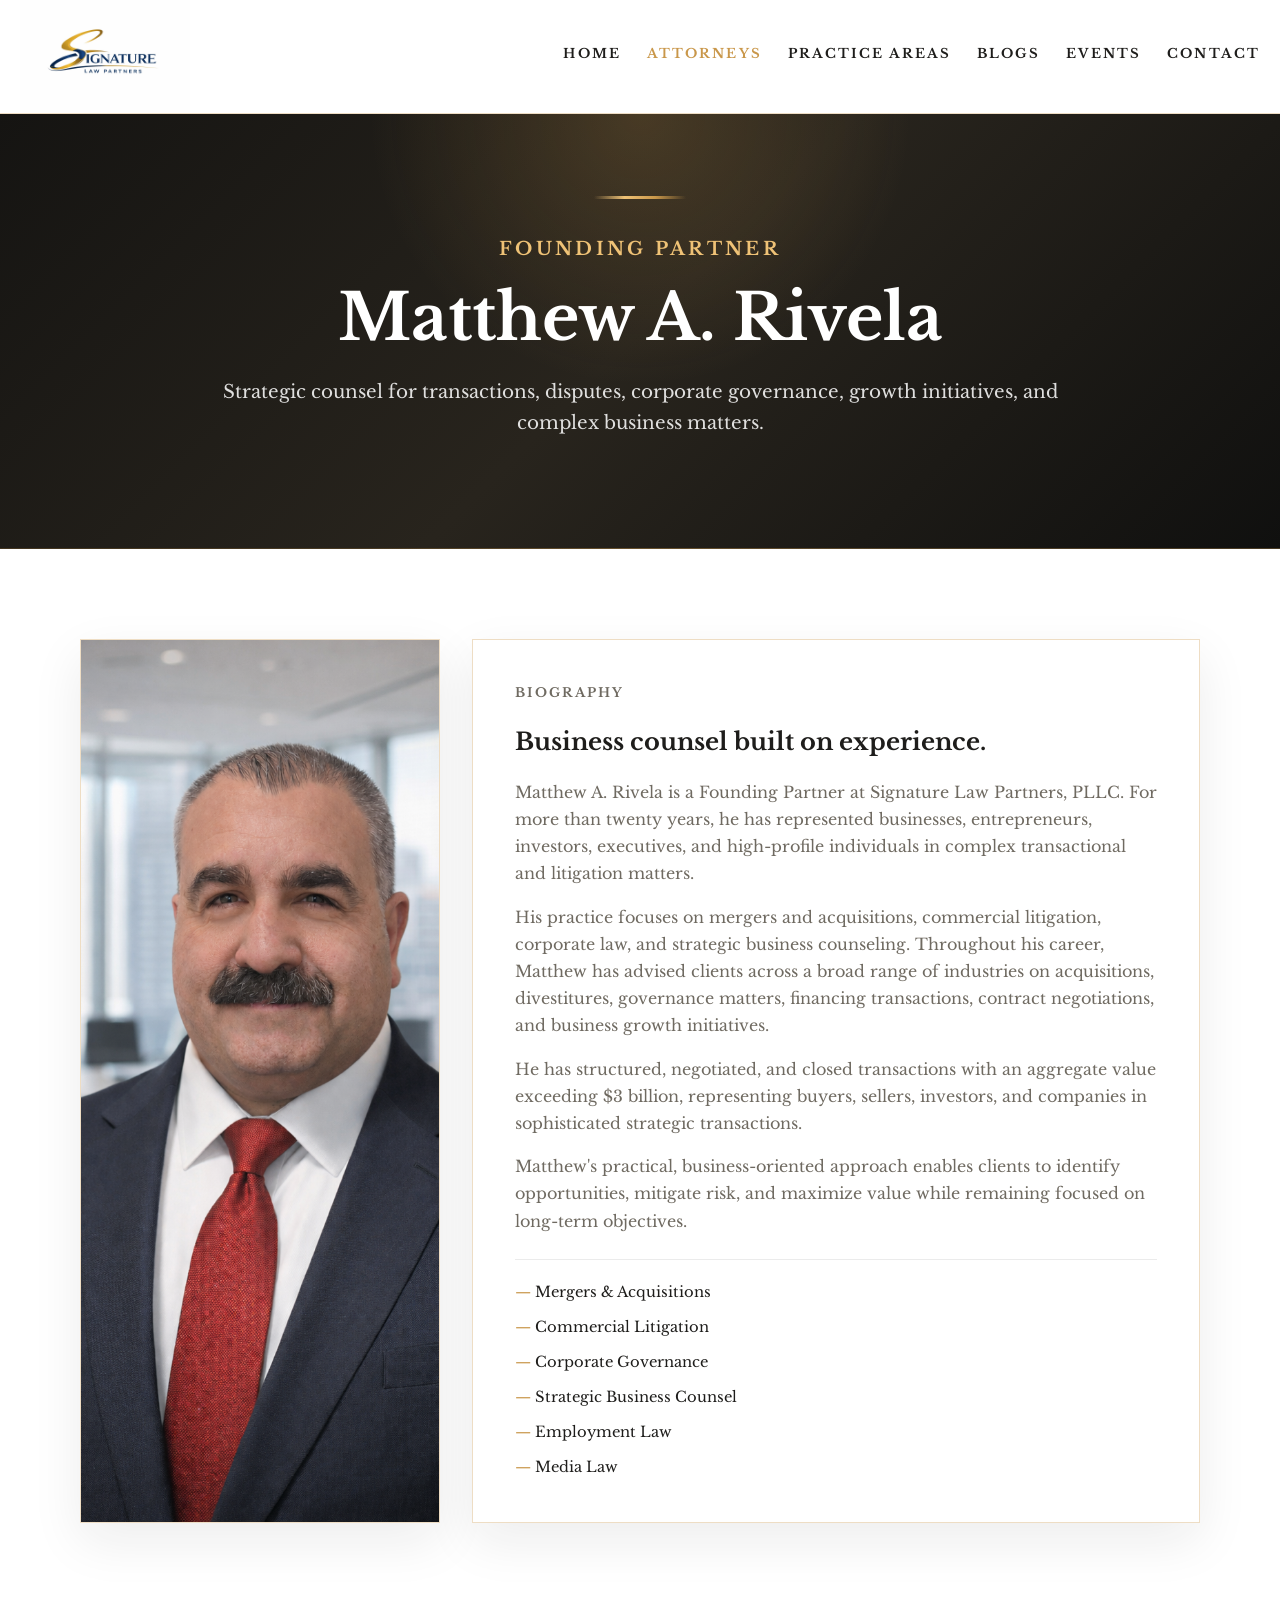
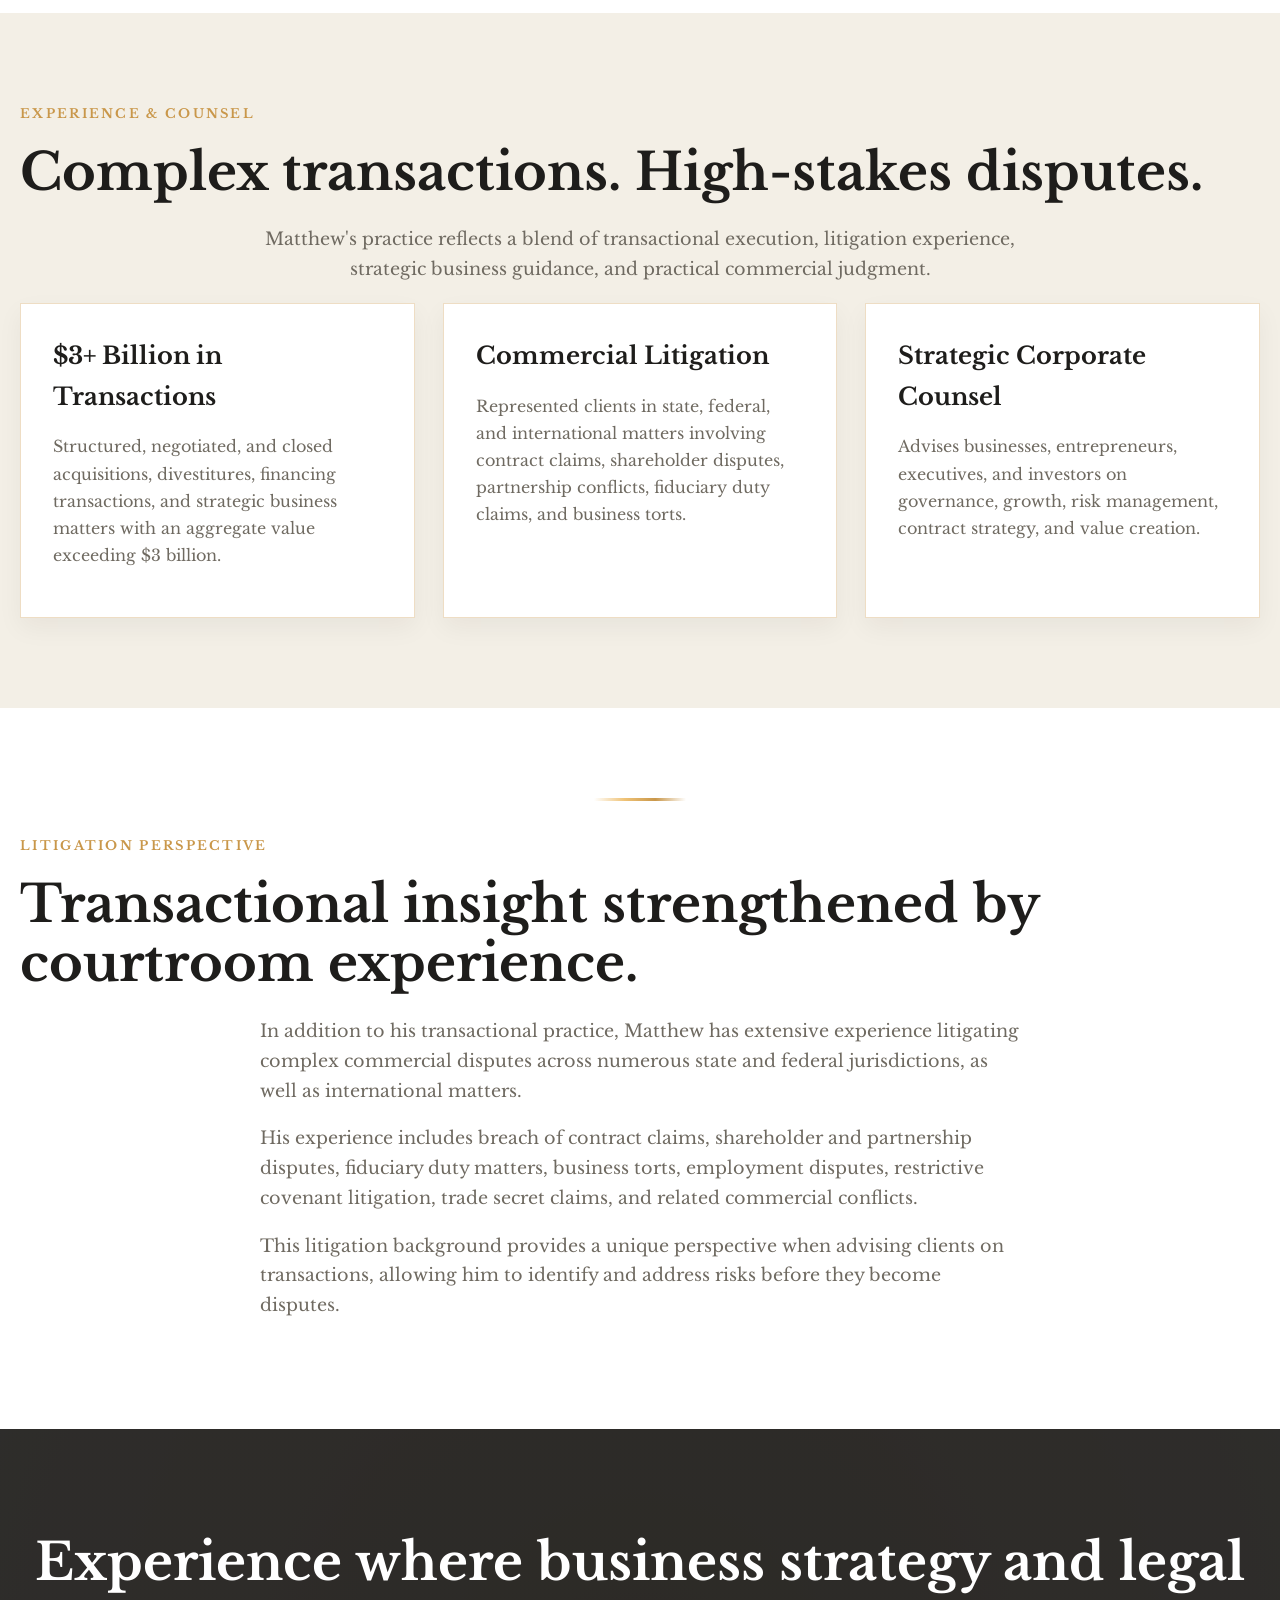
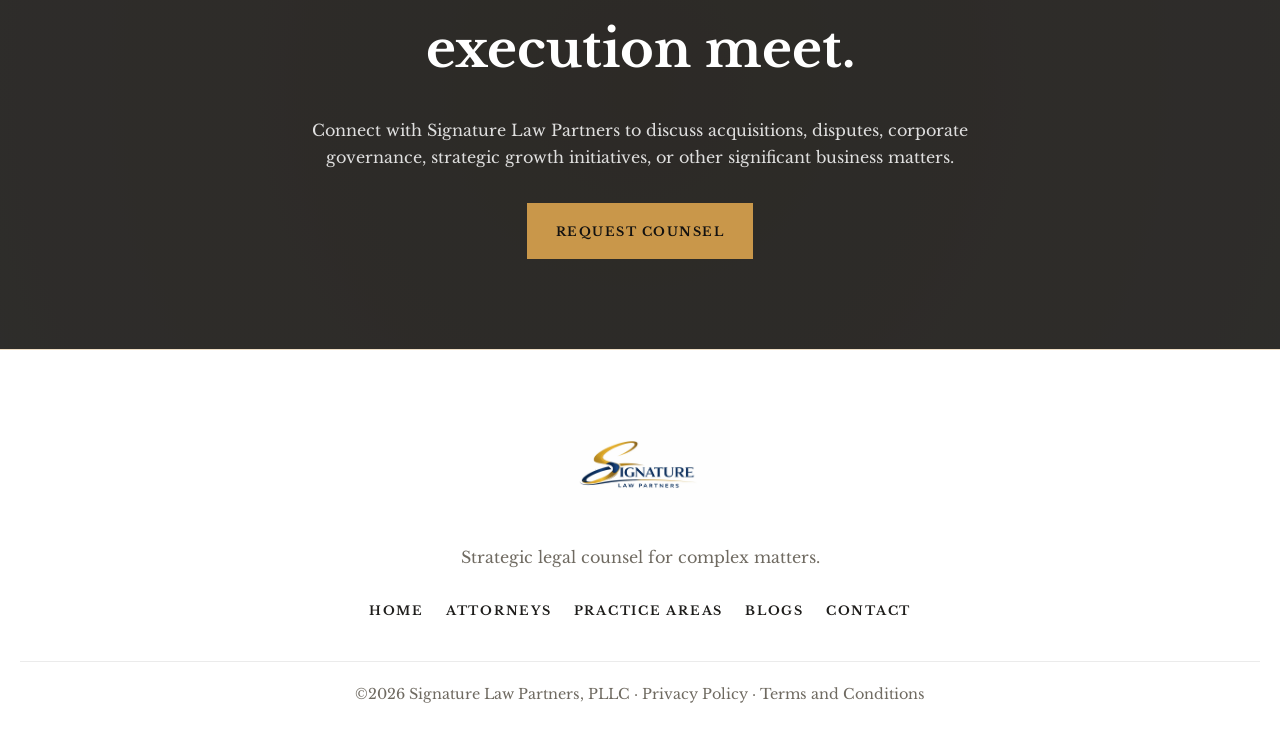
<file: matthew.html>
<!DOCTYPE html>
<html lang="en">
<head>
    <meta charset="UTF-8">
    <meta name="viewport" content="width=device-width, initial-scale=1.0">

    <title>Matthew A. Rivela | Signature Law Partners, PLLC</title>

    <meta name="description" content="Matthew A. Rivela is a Founding Partner at Signature Law Partners, PLLC. Experienced counsel in mergers and acquisitions, commercial litigation, corporate governance, and strategic business matters.">

    <meta property="og:title" content="Matthew A. Rivela | Signature Law Partners, PLLC">
    <meta property="og:description" content="Founding Partner. Transactions, litigation, corporate law, and strategic business counsel.">
    <meta property="og:type" content="profile">
    <meta property="og:image" content="assets/matthew.jpg">

    <meta name="twitter:card" content="summary_large_image">

    <link rel="preconnect" href="https://fonts.googleapis.com">
    <link rel="preconnect" href="https://fonts.gstatic.com" crossorigin>

    <link href="https://fonts.googleapis.com/css2?family=Libre+Baskerville:wght@400;700&display=swap" rel="stylesheet">
    <link rel="stylesheet" href="style.css">
</head>

<body>

<a class="skip-link" href="#main">Skip to main content</a>

<header class="main-header">
    <div class="container main-header-inner">

        <div class="logo">
            <a href="index.html" aria-label="Signature Law Partners home">
                <img
                    src="assets/siglogo.png"
                    alt="Signature Law Partners, PLLC"
                    width="170"
                    height="90">
            </a>
        </div>

        <nav class="site-nav" aria-label="Primary navigation">
            <a href="index.html">Home</a>
            <a href="attorneys.html" aria-current="page">Attorneys</a>
            <a href="practice-areas.html">Practice Areas</a>
            <a href="blogs.html">Blogs</a>
            <a href="events.html">Events</a>
            <a href="contact.html">Contact</a>
        </nav>

    </div>
</header>

<main id="main">

    <section class="hero">

        <div class="container hero-inner">

            <div class="divider" aria-hidden="true">
                <div class="linebar"></div>
            </div>

            <p class="eyebrow">
                Founding Partner
            </p>

            <h1>
                Matthew A. Rivela
            </h1>

            <p>
                Strategic counsel for transactions, disputes, corporate governance,
                growth initiatives, and complex business matters.
            </p>

        </div>

    </section>

    <section class="section section-white">

        <div class="container">

            <div class="profile-grid">

                <div class="profile-photo">
                    <img
                        src="assets/matthew.png"
                        alt="Matthew A. Rivela">
                </div>

                <article class="card profile-bio">

                    <p class="eyebrow">
                        Biography
                    </p>

                    <h3>
                        Business counsel built on experience.
                    </h3>

                    <p>
                        Matthew A. Rivela is a Founding Partner at Signature Law Partners, PLLC.
                        For more than twenty years, he has represented businesses,
                        entrepreneurs, investors, executives, and high-profile individuals
                        in complex transactional and litigation matters.
                    </p>

                    <p>
                        His practice focuses on mergers and acquisitions,
                        commercial litigation, corporate law, and strategic
                        business counseling. Throughout his career, Matthew
                        has advised clients across a broad range of industries
                        on acquisitions, divestitures, governance matters,
                        financing transactions, contract negotiations,
                        and business growth initiatives.
                    </p>

                    <p>
                        He has structured, negotiated, and closed transactions
                        with an aggregate value exceeding $3 billion,
                        representing buyers, sellers, investors,
                        and companies in sophisticated strategic transactions.
                    </p>

                    <p>
                        Matthew's practical, business-oriented approach
                        enables clients to identify opportunities,
                        mitigate risk, and maximize value while remaining
                        focused on long-term objectives.
                    </p>

                    <div class="attorney-meta">
                        <span>Mergers & Acquisitions</span>
                        <span>Commercial Litigation</span>
                        <span>Corporate Governance</span>
                        <span>Strategic Business Counsel</span>
                        <span>Employment Law</span>
                        <span>Media Law</span>
                    </div>

                </article>

            </div>

        </div>

    </section>

    <section class="section section-soft">

        <div class="container">

            <p class="eyebrow">
                Experience & Counsel
            </p>

            <h2 class="section-title">
                Complex transactions. High-stakes disputes.
            </h2>

            <p class="section-lede page-centered-lede">
                Matthew's practice reflects a blend of transactional execution,
                litigation experience, strategic business guidance,
                and practical commercial judgment.
            </p>

            <div class="card-grid">

                <article class="card">

                    <h3>
                        $3+ Billion in Transactions
                    </h3>

                    <p>
                        Structured, negotiated, and closed acquisitions,
                        divestitures, financing transactions,
                        and strategic business matters with an aggregate
                        value exceeding $3 billion.
                    </p>

                </article>

                <article class="card">

                    <h3>
                        Commercial Litigation
                    </h3>

                    <p>
                        Represented clients in state, federal,
                        and international matters involving contract claims,
                        shareholder disputes, partnership conflicts,
                        fiduciary duty claims, and business torts.
                    </p>

                </article>

                <article class="card">

                    <h3>
                        Strategic Corporate Counsel
                    </h3>

                    <p>
                        Advises businesses, entrepreneurs, executives,
                        and investors on governance, growth,
                        risk management, contract strategy,
                        and value creation.
                    </p>

                </article>

            </div>

        </div>

    </section>

    <section class="section section-white">

        <div class="container">

            <div class="divider" aria-hidden="true">
                <div class="linebar"></div>
            </div>

            <p class="eyebrow">
                Litigation Perspective
            </p>

            <h2 class="section-title">
                Transactional insight strengthened by courtroom experience.
            </h2>

            <div class="section-lede">

                <p>
                    In addition to his transactional practice,
                    Matthew has extensive experience litigating
                    complex commercial disputes across numerous
                    state and federal jurisdictions,
                    as well as international matters.
                </p>

                <p>
                    His experience includes breach of contract claims,
                    shareholder and partnership disputes,
                    fiduciary duty matters, business torts,
                    employment disputes, restrictive covenant litigation,
                    trade secret claims, and related commercial conflicts.
                </p>

                <p>
                    This litigation background provides a unique perspective
                    when advising clients on transactions,
                    allowing him to identify and address risks
                    before they become disputes.
                </p>

            </div>

        </div>

    </section>

    <section class="section cta-band">

        <div class="container">

            <h2>
                Experience where business strategy and legal execution meet.
            </h2>

            <p>
                Connect with Signature Law Partners to discuss
                acquisitions, disputes, corporate governance,
                strategic growth initiatives, or other significant business matters.
            </p>

            <a href="contact.html" class="btn">
                Request Counsel
            </a>

        </div>

    </section>

</main>

<footer class="footer">

    <div class="container footer-inner">

        <div>

            <img
                src="assets/siglogo.png"
                alt="Signature Law Partners"
                class="footer-logo">

            <p>
                Strategic legal counsel for complex matters.
            </p>

        </div>

        <nav class="footer-links" aria-label="Footer navigation">

            <a href="index.html">Home</a>
            <a href="attorneys.html">Attorneys</a>
            <a href="practice-areas.html">Practice Areas</a>
            <a href="blogs.html">Blogs</a>
            <a href="contact.html">Contact</a>

        </nav>

    </div>

    <div class="container footer-bottom">

        <p>
            ©2026 Signature Law Partners, PLLC ·
            <a href="/privacy-policy">Privacy Policy</a> ·
            <a href="/terms-and-conditions">Terms and Conditions</a>
        </p>

    </div>

</footer>

<script src="site.js"></script>

</body>
</html>
</file>
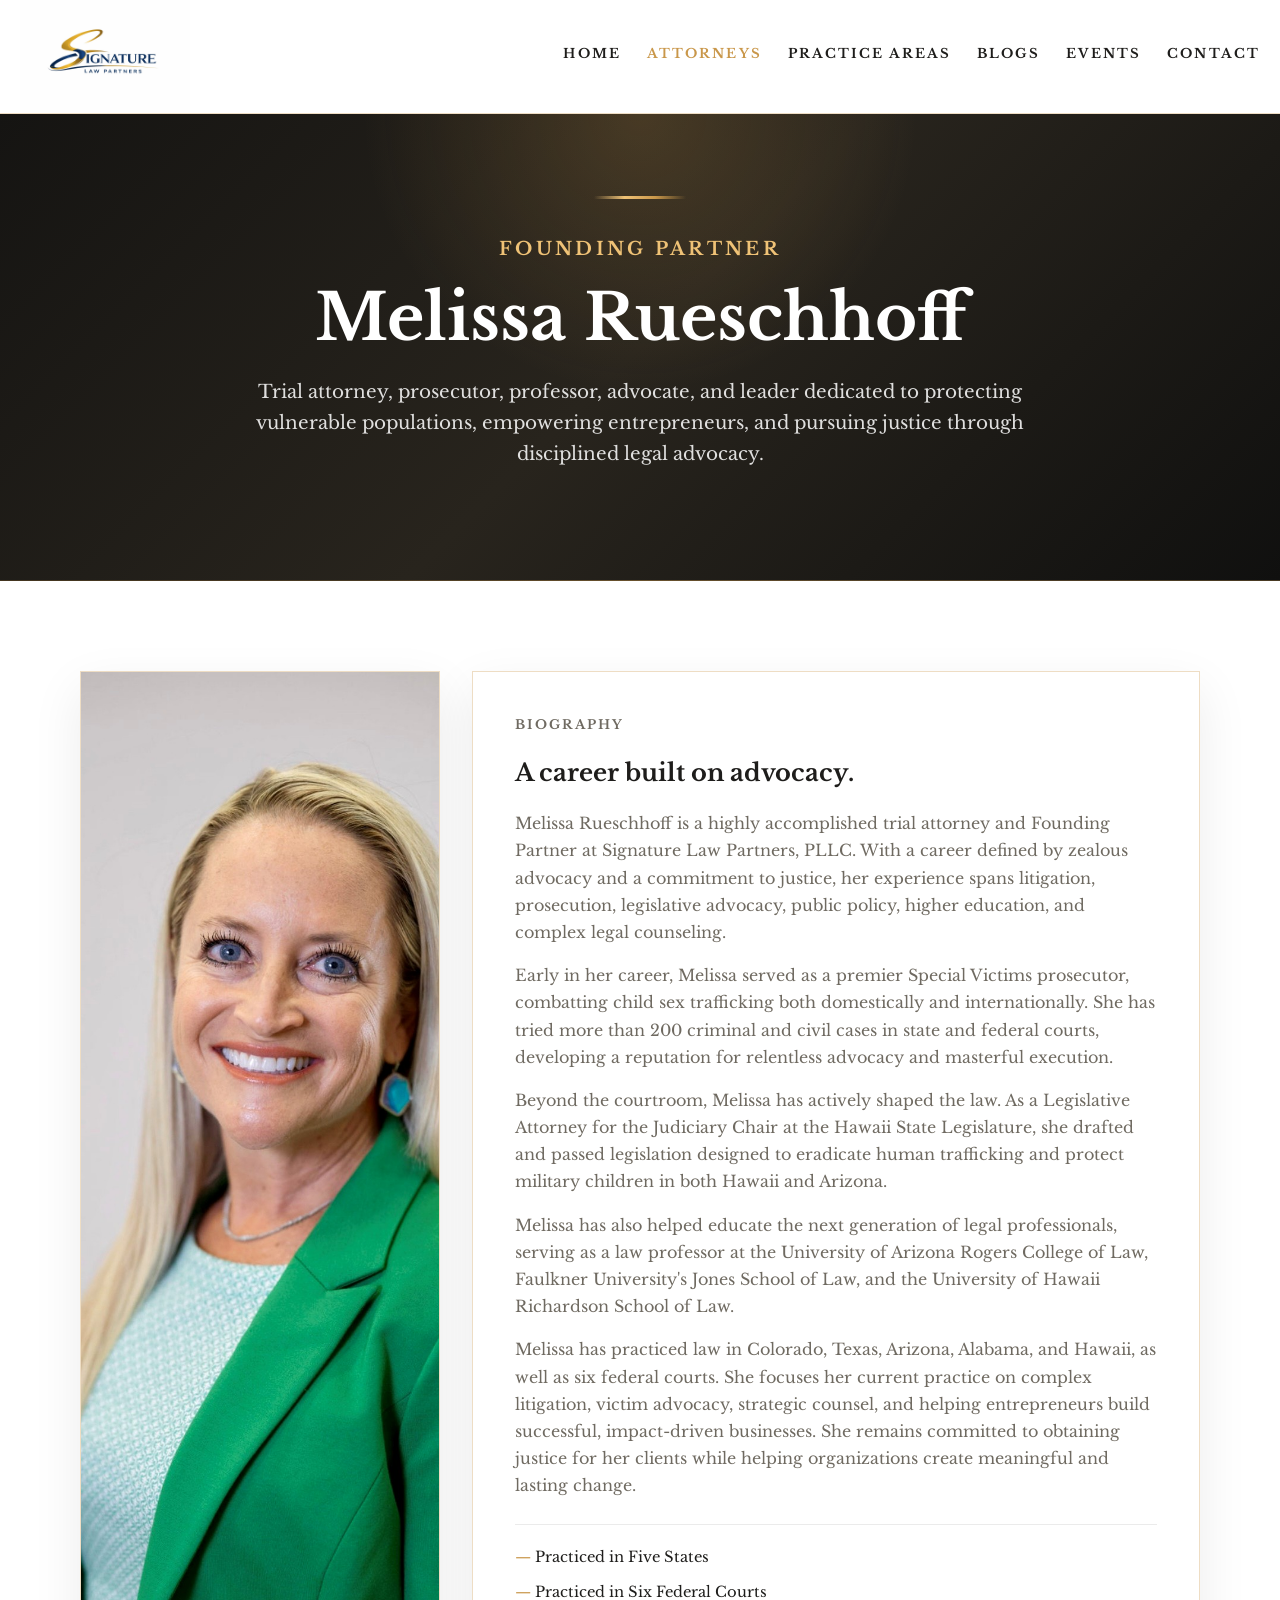
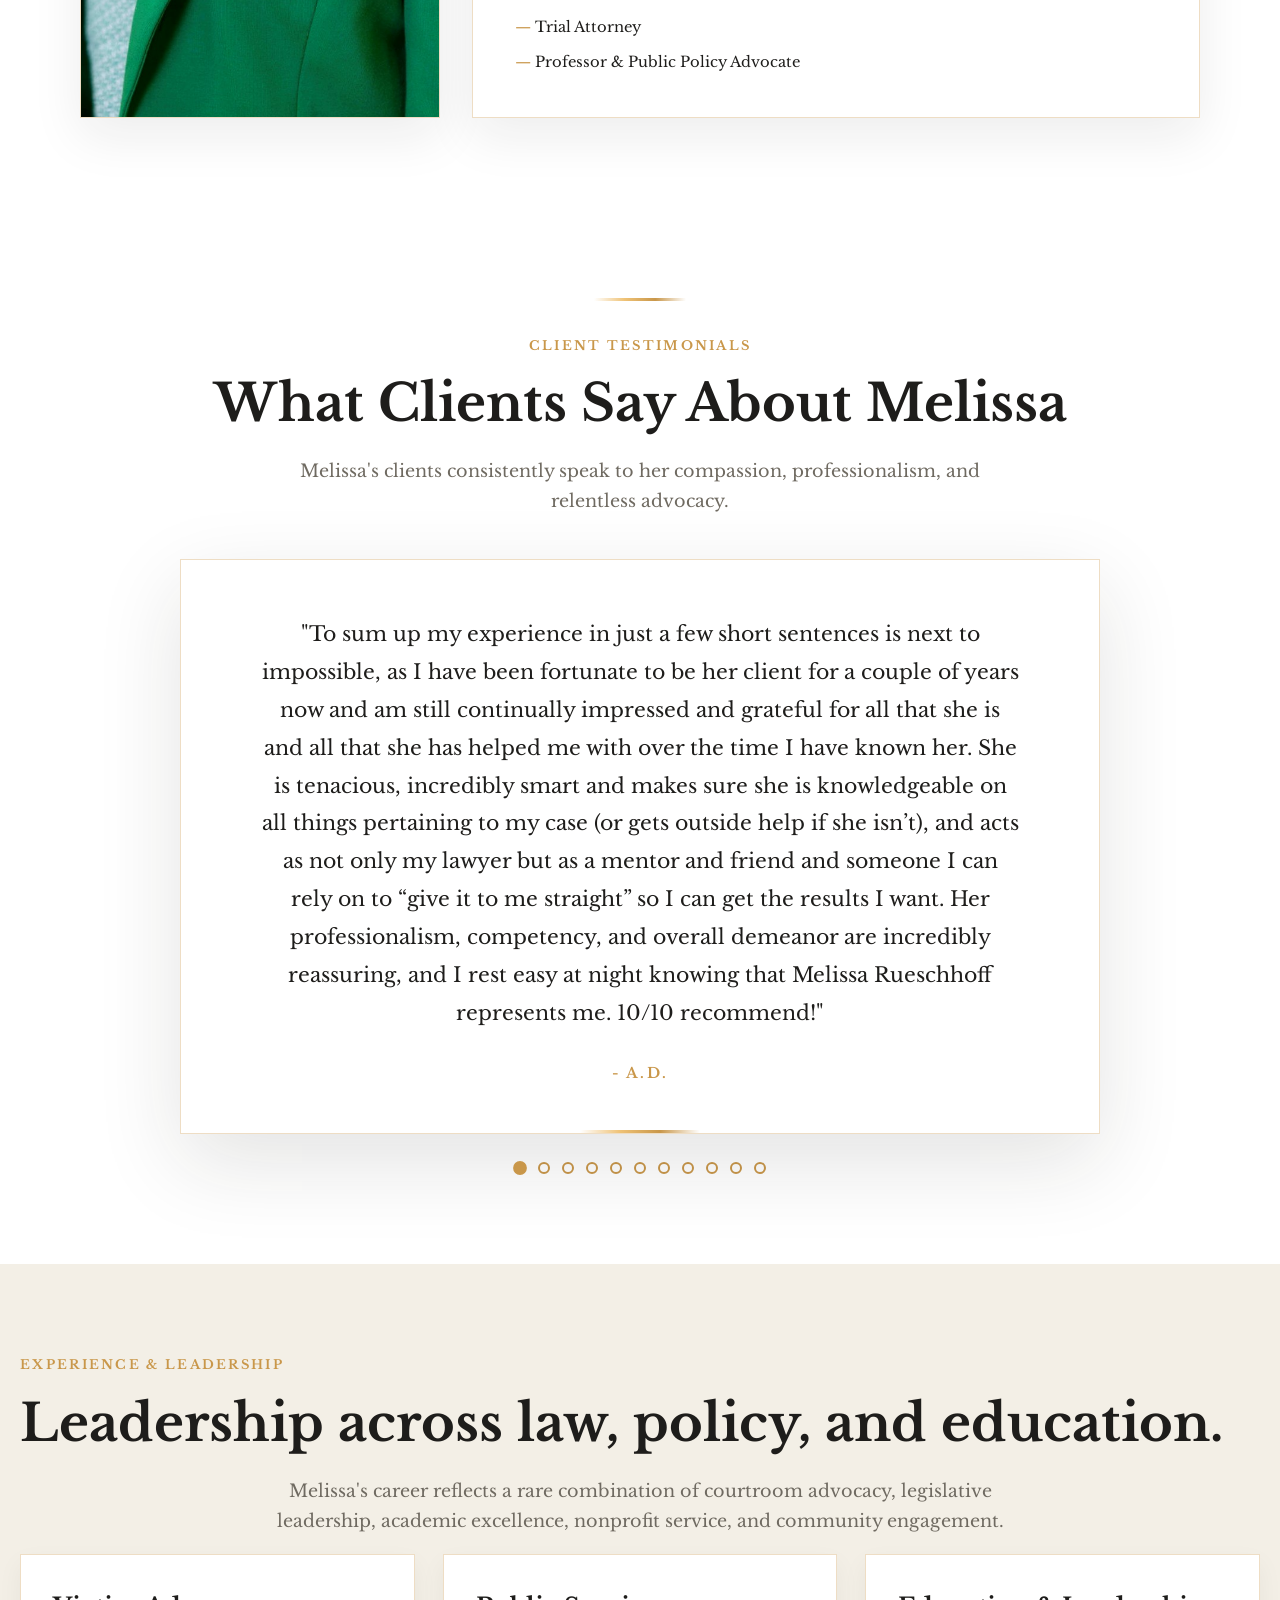
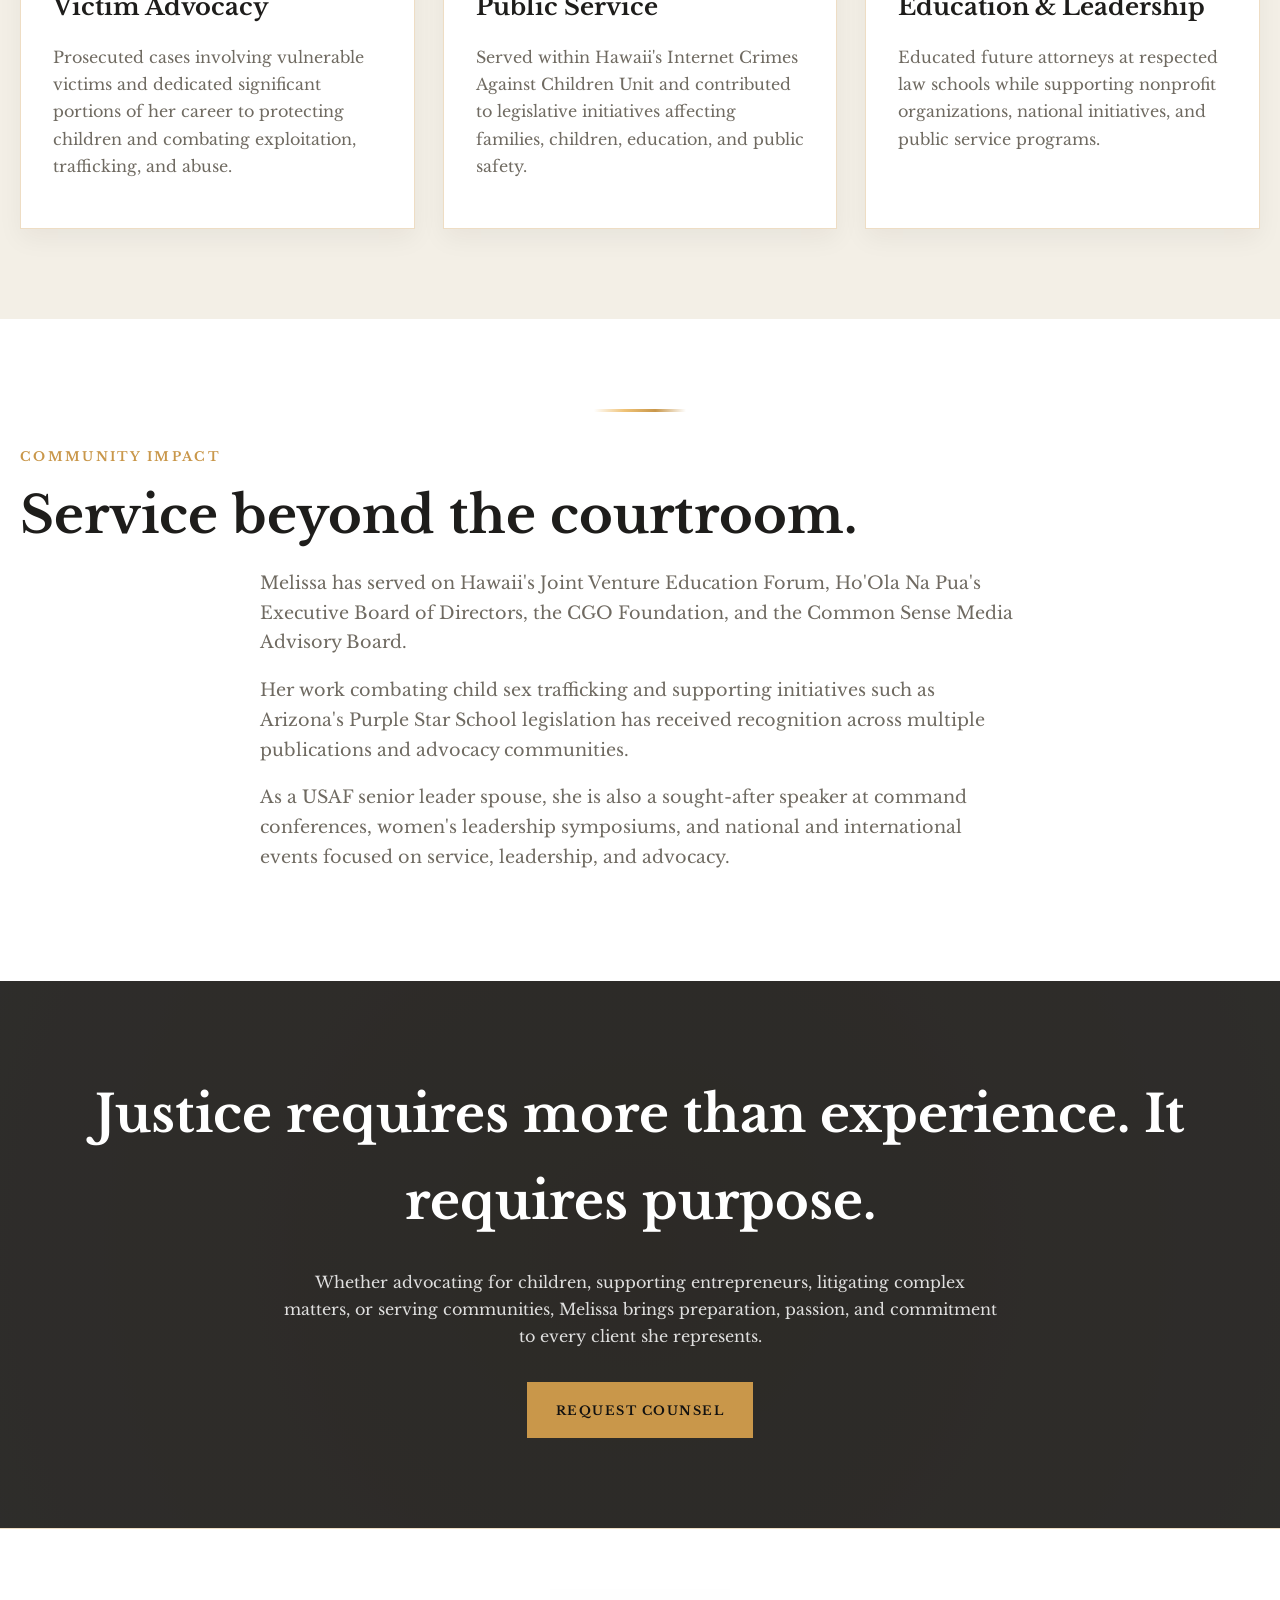
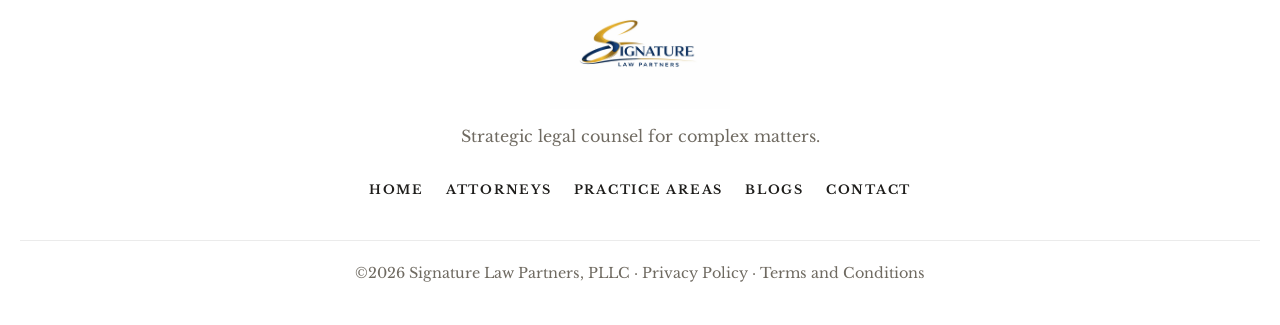
<file: melissa.html>
<!DOCTYPE html>
<html lang="en">
<head>
<meta charset="UTF-8">
<meta name="viewport" content="width=device-width, initial-scale=1.0">
<title>Melissa Rueschhoff | Signature Law Partners, PLLC</title>

<meta name="description" content="Melissa Rueschhoff is a Founding Partner at Signature Law Partners, PLLC. Trial attorney, prosecutor, professor, advocate, and nationally recognized leader in victim advocacy, litigation, and public service.">

<meta property="og:title" content="Melissa Rueschhoff | Signature Law Partners, PLLC">
<meta property="og:description" content="Founding Partner. Litigation, advocacy, prosecution, education, and public service leadership.">
<meta property="og:type" content="profile">
<meta property="og:image" content="assets/melissa.jpg">

<meta name="twitter:card" content="summary_large_image">

<link rel="preconnect" href="https://fonts.googleapis.com">
<link rel="preconnect" href="https://fonts.gstatic.com" crossorigin>
<link href="https://fonts.googleapis.com/css2?family=Libre+Baskerville:wght@400;700&display=swap" rel="stylesheet">
<link rel="stylesheet" href="style.css">
</head>

<body>

<a class="skip-link" href="#main">Skip to main content</a>

<header class="main-header">
<div class="container main-header-inner">

<div class="logo">
<a href="index.html" aria-label="Signature Law Partners home">
<img src="assets/siglogo.png" alt="Signature Law Partners, PLLC" width="170" height="90">
</a>
</div>

<nav class="site-nav" aria-label="Primary navigation">
<a href="index.html">Home</a>
<a href="attorneys.html" aria-current="page">Attorneys</a>
<a href="practice-areas.html">Practice Areas</a>
<a href="blogs.html">Blogs</a>
<a href="events.html">Events</a>
<a href="contact.html">Contact</a>
</nav>

</div>
</header>

<main id="main">

<section class="hero">
<div class="container hero-inner">

<div class="divider" aria-hidden="true">
<div class="linebar"></div>
</div>

<p class="eyebrow">Founding Partner</p>

<h1>Melissa Rueschhoff</h1>

<p>
Trial attorney, prosecutor, professor, advocate, and leader
dedicated to protecting vulnerable populations, empowering
entrepreneurs, and pursuing justice through disciplined legal advocacy.
</p>

</div>
</section>

<section class="section section-white">

<div class="container">

<div class="profile-grid">

<div class="profile-photo">
<img src="assets/melissa.jpg" alt="Melissa Rueschhoff">
</div>

<article class="card">

<p class="eyebrow">Biography</p>

<h3>A career built on advocacy.</h3>

<p>
Melissa Rueschhoff is a highly accomplished trial attorney and Founding Partner
at Signature Law Partners, PLLC. With a career defined by zealous advocacy and
a commitment to justice, her experience spans litigation, prosecution,
legislative advocacy, public policy, higher education, and complex legal counseling.
</p>

<p>
Early in her career, Melissa served as a premier Special Victims prosecutor,
combatting child sex trafficking both domestically and internationally.
She has tried more than 200 criminal and civil cases in state and federal courts,
developing a reputation for relentless advocacy and masterful execution.
</p>

<p>
Beyond the courtroom, Melissa has actively shaped the law. As a Legislative
Attorney for the Judiciary Chair at the Hawaii State Legislature, she drafted
and passed legislation designed to eradicate human trafficking and protect
military children in both Hawaii and Arizona.
</p>

<p>
Melissa has also helped educate the next generation of legal professionals,
serving as a law professor at the University of Arizona Rogers College of Law,
Faulkner University's Jones School of Law, and the University of Hawaii
Richardson School of Law.
</p>

<p>
Melissa has practiced law in Colorado, Texas, Arizona, Alabama, and Hawaii, as well as six
federal courts. She focuses her current practice on complex litigation,
victim advocacy, strategic counsel, and helping entrepreneurs build successful,
impact-driven businesses. She remains committed to obtaining justice for her
clients while helping organizations create meaningful and lasting change.
</p>

<div class="attorney-meta">
<span>Practiced in Five States</span>
<span>Practiced in Six Federal Courts</span>
<span>Trial Attorney</span>
<span>Professor & Public Policy Advocate</span>
</div>

</article>

</div>

</div>

</section>

<section class="section section-white testimonials-section">

<div class="container">

<div class="divider" aria-hidden="true">
<div class="linebar"></div>
</div>

<p class="eyebrow">Client Testimonials</p>

<h2 class="section-title">What Clients Say About Melissa</h2>

<p class="section-lede page-centered-lede">
Melissa's clients consistently speak to her compassion, professionalism,
and relentless advocacy.
</p>

<div class="testimonial-carousel" aria-label="Client testimonials">

<article class="testimonial-slide active">
<blockquote>
<p>"To sum up my experience in just a few short sentences is next to impossible, as I have been fortunate to be her client for a couple of years now and am still continually impressed and grateful for all that she is and all that she has helped me with over the time I have known her. She is tenacious, incredibly smart and makes sure she is knowledgeable on all things pertaining to my case (or gets outside help if she isn’t), and acts as not only my lawyer but as a mentor and friend and someone I can rely on to “give it to me straight” so I can get the results I want. Her professionalism, competency, and overall demeanor are incredibly reassuring, and I rest easy at night knowing that Melissa Rueschhoff represents me. 10/10 recommend!"</p>
</blockquote>
<footer><strong>- A.D.</strong></footer>
</article>

<article class="testimonial-slide">
<blockquote><p>"I am so relieved to have you in our corner."</p></blockquote>
<footer><strong>- E.D.</strong></footer>
</article>

<article class="testimonial-slide">
<blockquote><p>"I truly do appreciate the transparency and honesty. You guys have helped us out like family."</p></blockquote>
<footer><strong>- J.P.</strong></footer>
</article>

<article class="testimonial-slide">
<blockquote><p>"I have zero interest in working with anyone other than you. The care & investment you've personally made, there's no way I could trust anyone other than you to continue to fight for [victim]."</p></blockquote>
<footer><strong>- C.D.</strong></footer>
</article>

<article class="testimonial-slide">
<blockquote><p>"We really appreciate you being all in with us! We know you are placed in our lives for reason! Looking forward to a long lasting relationship with you ... we absolutely adore you guys ... you guys are so responsive it's insane."</p></blockquote>
<footer><strong>- T.M.</strong></footer>
</article>

<article class="testimonial-slide">
<blockquote><p>"We appreciate you so much. I honestly don't know how we could get through this without you."</p></blockquote>
<footer><strong>- S.Z.</strong></footer>
</article>

<article class="testimonial-slide">
<blockquote><p>"Your commitment and your familiarity with a victim-centered approach and victimology are evident and appreciated."</p></blockquote>
<footer><strong>- P.V.</strong></footer>
</article>

<article class="testimonial-slide">
<blockquote><p>"I am grateful for all of your attention to detail."</p></blockquote>
<footer><strong>- K.S.</strong></footer>
</article>

<article class="testimonial-slide">
<blockquote><p>"I want you to sincerely know how much we appreciate you ... It's amazing that people have someone like you to stand up to them ... Because of everything you have done, she is an entirely different person ... We cannot thank you enough ... Thank you so much for all you do."</p></blockquote>
<footer><strong>- B.P.</strong></footer>
</article>

<article class="testimonial-slide">
<blockquote><p>"I don't know what I'd do without having my back."</p></blockquote>
<footer><strong>- C.Z.</strong></footer>
</article>

<article class="testimonial-slide">
<blockquote><p>"I have you in my corner, that is all I need to keep my sanity."</p></blockquote>
<footer><strong>- T.L.</strong></footer>
</article>

</div>

</div>

</section>
<section class="section section-soft">

<div class="container">

<p class="eyebrow">
Experience & Leadership
</p>

<h2 class="section-title">
Leadership across law, policy, and education.
</h2>

<p class="section-lede page-centered-lede">
Melissa's career reflects a rare combination of courtroom advocacy,
legislative leadership, academic excellence, nonprofit service,
and community engagement.
</p>

<div class="card-grid">

<article class="card">
<h3>Victim Advocacy</h3>
<p>
Prosecuted cases involving vulnerable victims
and dedicated significant portions of her career
to protecting children and combating exploitation,
trafficking, and abuse.
</p>
</article>

<article class="card">
<h3>Public Service</h3>
<p>
Served within Hawaii's Internet Crimes Against Children Unit
and contributed to legislative initiatives affecting
families, children, education, and public safety.
</p>
</article>

<article class="card">
<h3>Education & Leadership</h3>
<p>
Educated future attorneys at respected law schools
while supporting nonprofit organizations,
national initiatives, and public service programs.
</p>
</article>

</div>

</div>

</section>

<section class="section section-white">

<div class="container">

<div class="divider" aria-hidden="true">
<div class="linebar"></div>
</div>

<p class="eyebrow">
Community Impact
</p>

<h2 class="section-title">
Service beyond the courtroom.
</h2>

<div class="section-lede">

<p>
Melissa has served on Hawaii's Joint Venture Education Forum,
Ho'Ola Na Pua's Executive Board of Directors,
the CGO Foundation, and the Common Sense Media Advisory Board.
</p>

<p>
Her work combating child sex trafficking and supporting
initiatives such as Arizona's Purple Star School legislation
has received recognition across multiple publications
and advocacy communities.
</p>

<p>
As a USAF senior leader spouse, she is also a sought-after
speaker at command conferences, women's leadership symposiums,
and national and international events focused on service,
leadership, and advocacy.
</p>

</div>

</div>

</section>

<section class="section cta-band">

<div class="container">

<h2>
Justice requires more than experience. It requires purpose.
</h2>

<p>
Whether advocating for children, supporting entrepreneurs,
litigating complex matters, or serving communities,
Melissa brings preparation, passion, and commitment
to every client she represents.
</p>

<a href="contact.html" class="btn">
Request Counsel
</a>

</div>

</section>

</main>

<footer class="footer">

<div class="container footer-inner">

<div>

<img
src="assets/siglogo.png"
alt="Signature Law Partners"
class="footer-logo">

<p>
Strategic legal counsel for complex matters.
</p>

</div>

<nav class="footer-links" aria-label="Footer navigation">

<a href="index.html">Home</a>
<a href="attorneys.html">Attorneys</a>
<a href="practice-areas.html">Practice Areas</a>
<a href="blogs.html">Blogs</a>
<a href="contact.html">Contact</a>

</nav>

</div>

<div class="container footer-bottom">

<p>
©2026 Signature Law Partners, PLLC ·
<a href="/privacy-policy">Privacy Policy</a> ·
<a href="/terms-and-conditions">Terms and Conditions</a>
</p>

</div>

</footer>

<script src="site.js"></script>

</body>
</html>
</file>
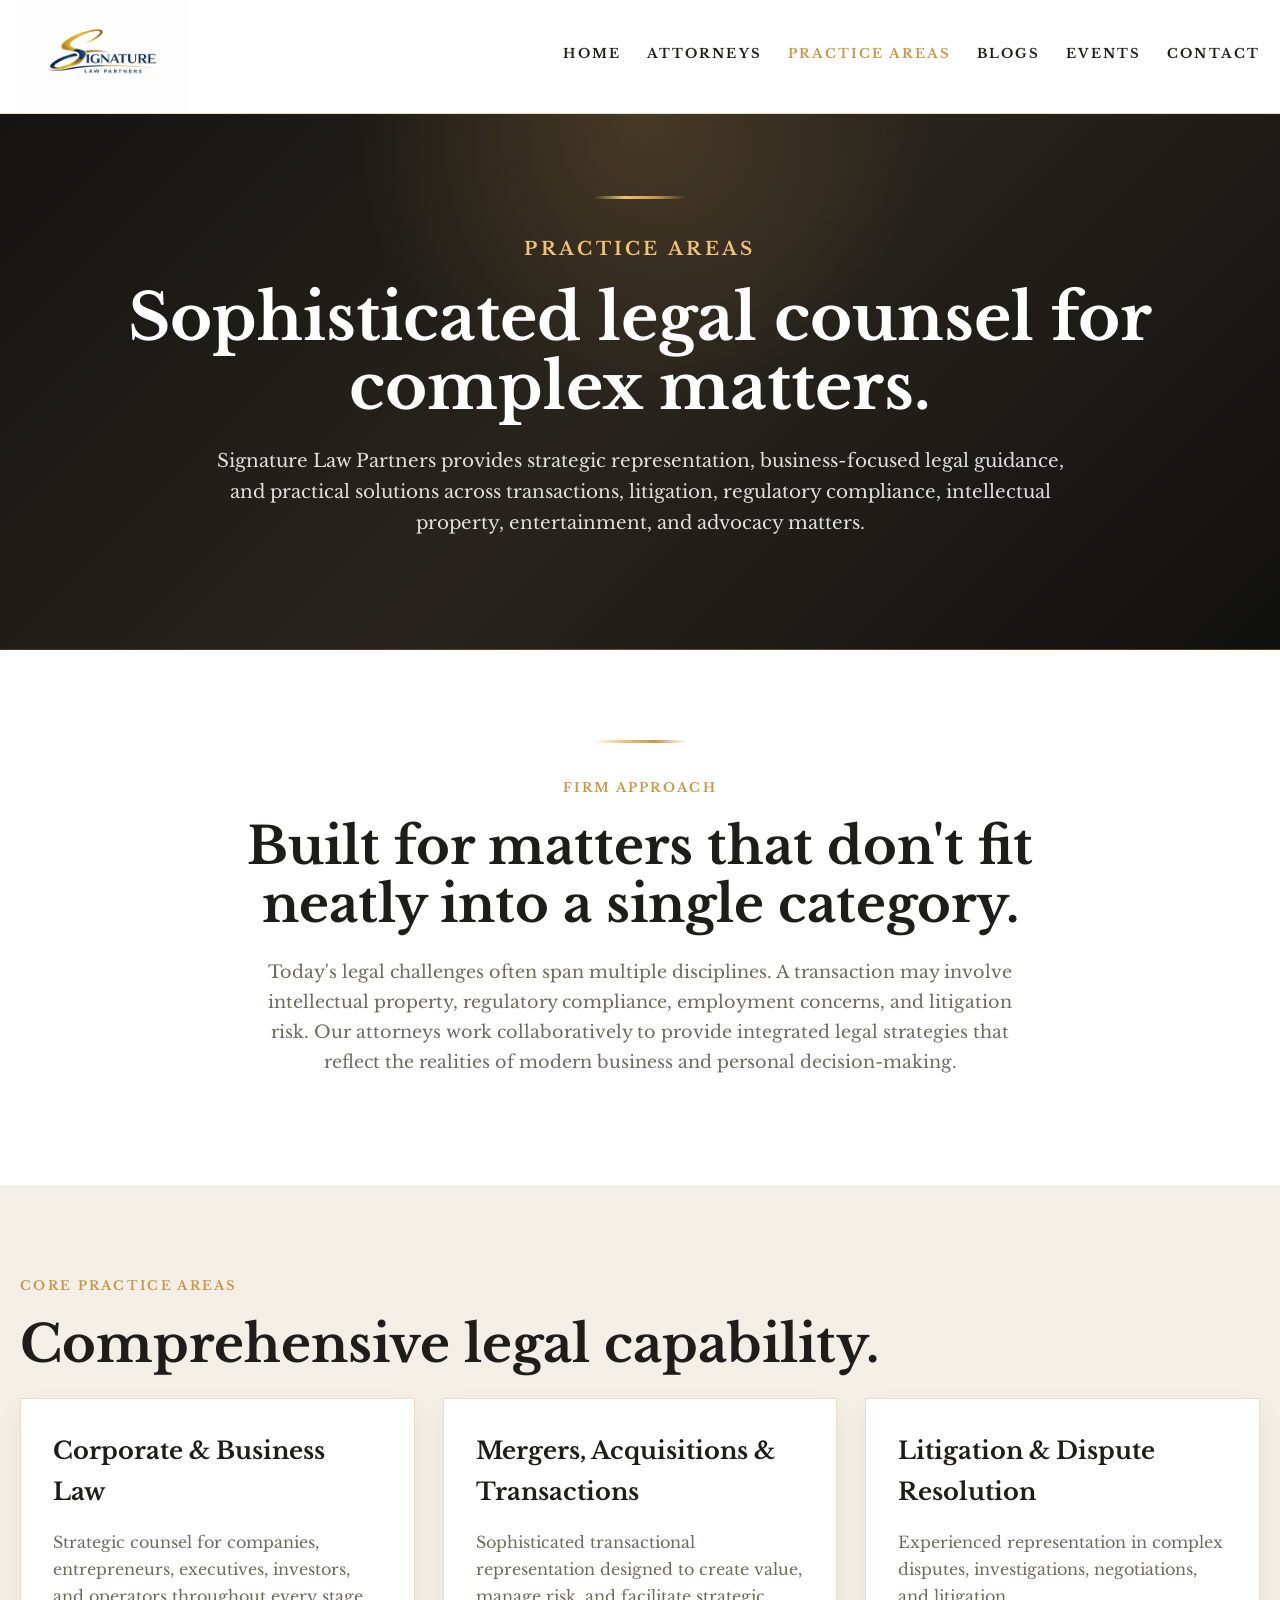
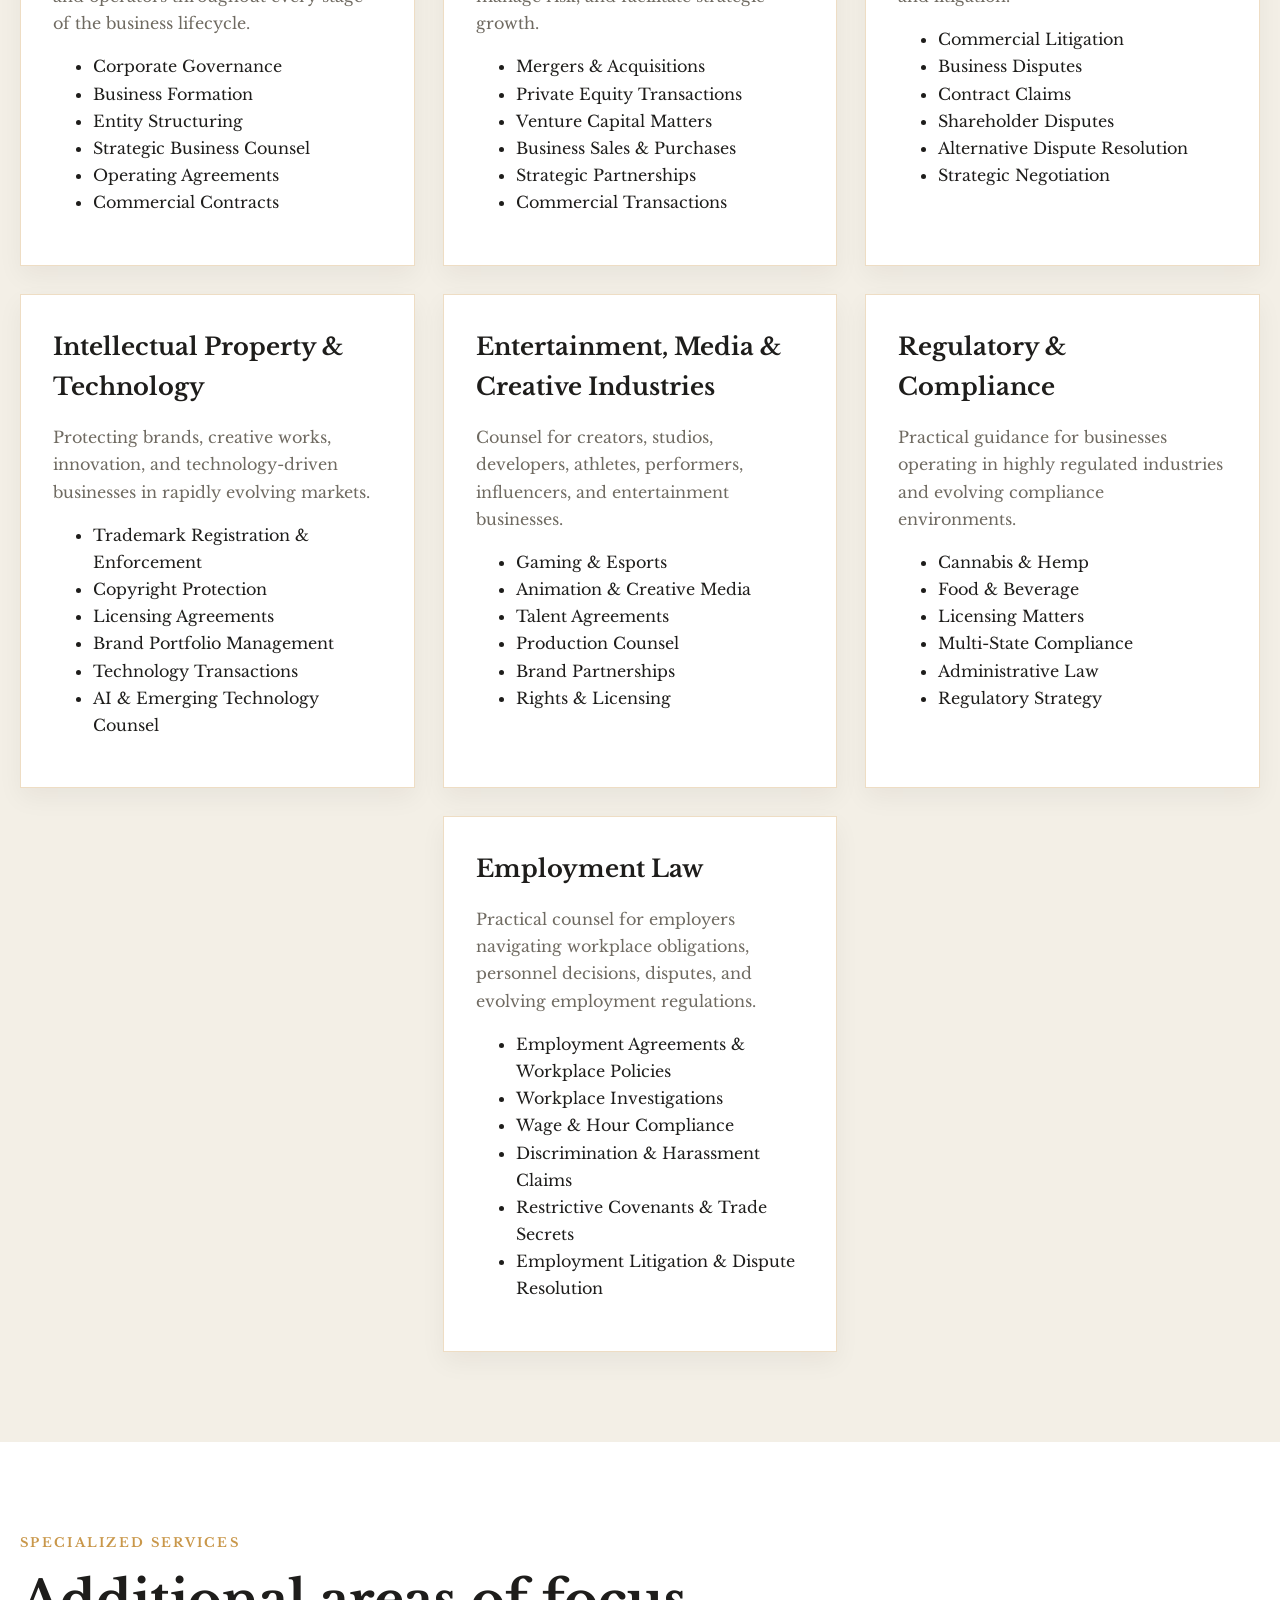
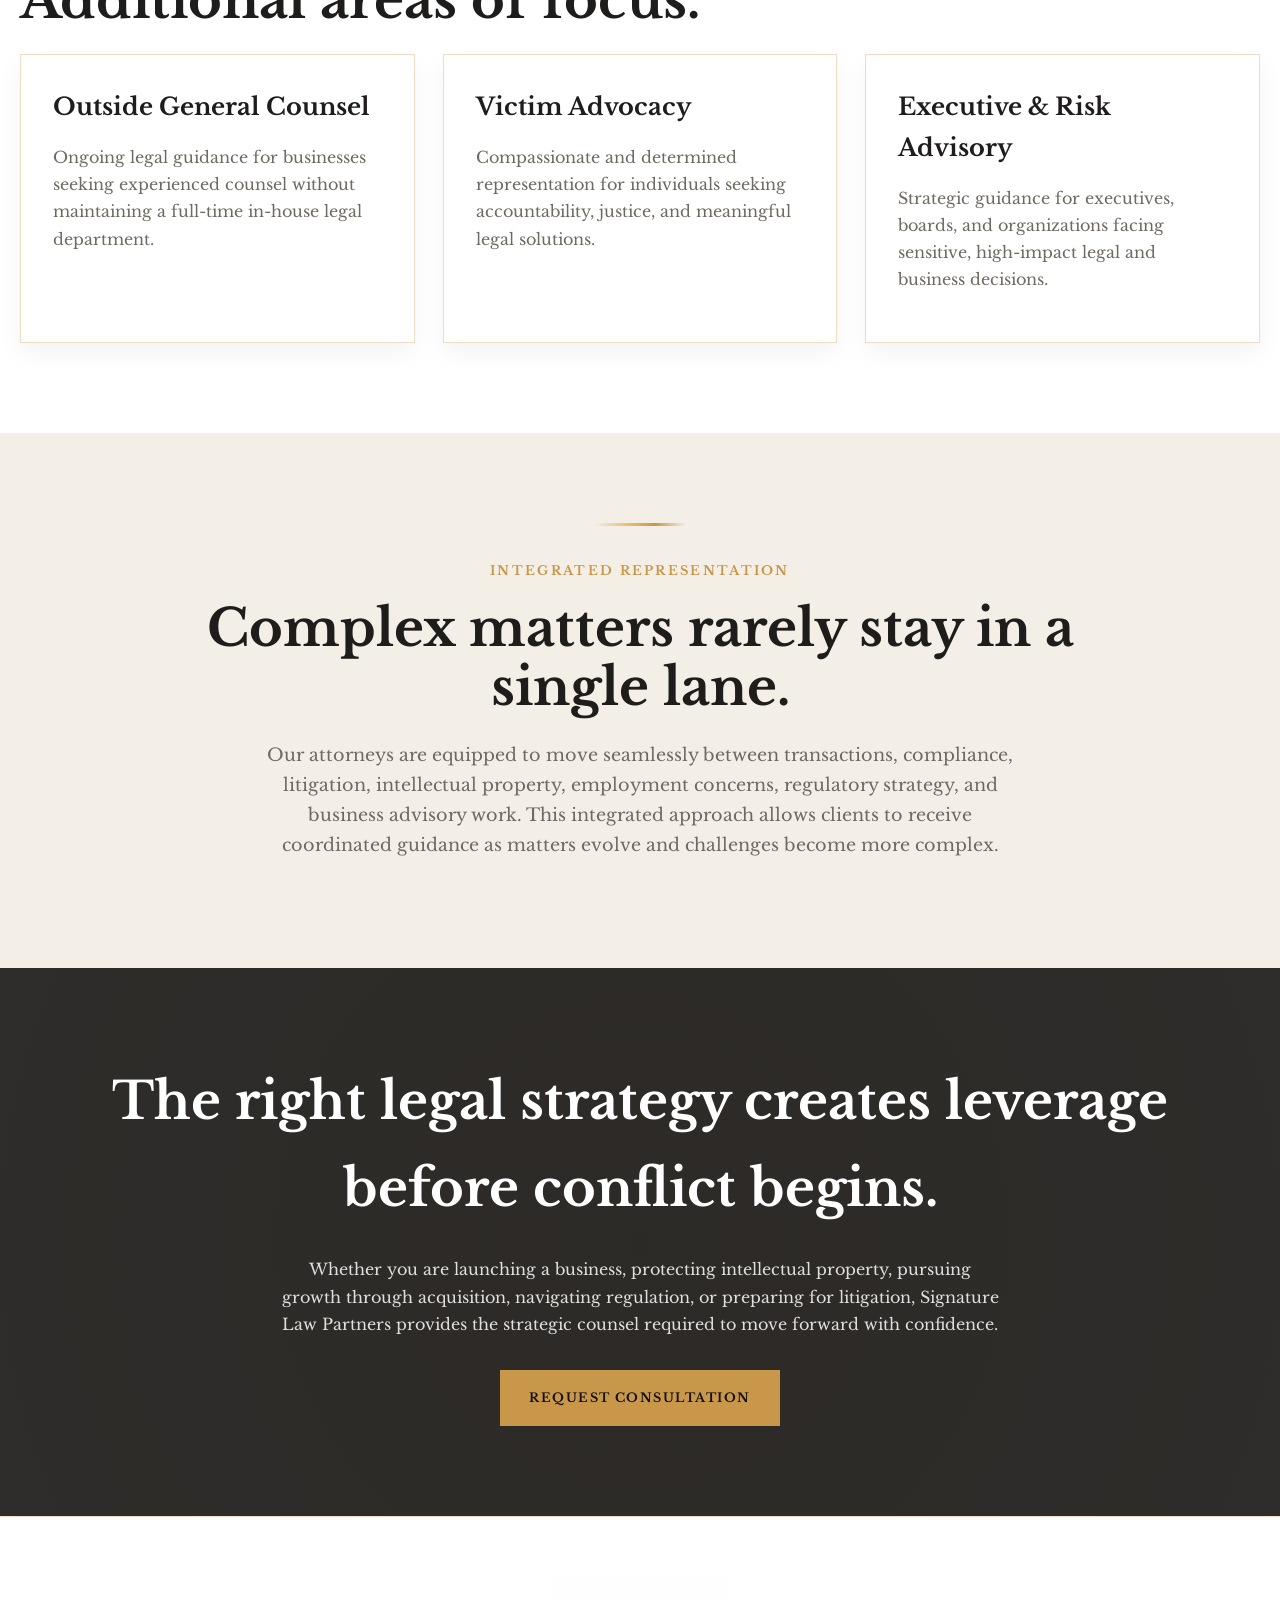
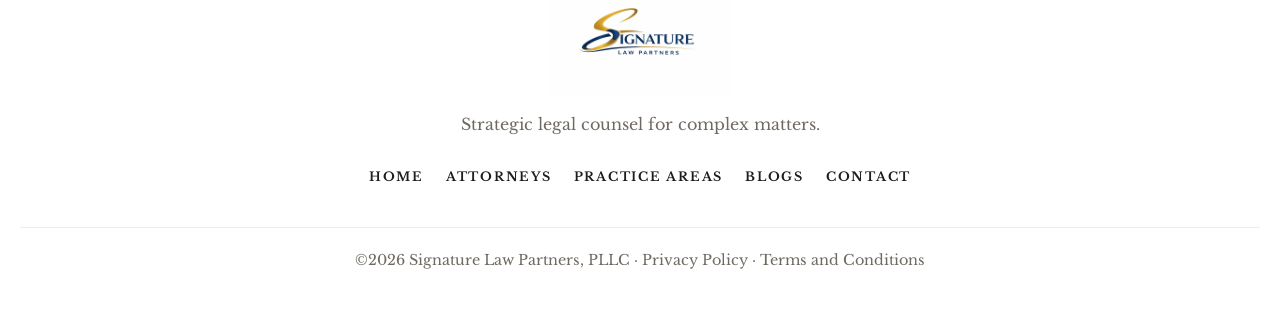
<file: practice-areas.html>
<!DOCTYPE html>
<html lang="en">
<head>
    <meta charset="UTF-8">
    <meta name="viewport" content="width=device-width, initial-scale=1.0">

    <title>Practice Areas | Signature Law Partners, PLLC</title>

    <meta name="description" content="Signature Law Partners provides strategic legal counsel across corporate law, mergers and acquisitions, litigation, employment law, intellectual property, entertainment, regulatory compliance, outside general counsel services, and victim advocacy.">

    <meta property="og:title" content="Practice Areas | Signature Law Partners, PLLC">
    <meta property="og:description" content="Strategic legal counsel across business, litigation, entertainment, intellectual property, regulatory, and advocacy matters.">
    <meta property="og:type" content="website">
    <meta property="og:image" content="assets/siglogo.png">

    <meta name="twitter:card" content="summary_large_image">

    <link rel="preconnect" href="https://fonts.googleapis.com">
    <link rel="preconnect" href="https://fonts.gstatic.com" crossorigin>

    <link href="https://fonts.googleapis.com/css2?family=Libre+Baskerville:wght@400;700&display=swap" rel="stylesheet">
    <link rel="stylesheet" href="style.css">
</head>

<body>

<a class="skip-link" href="#main">Skip to main content</a>

<header class="main-header">
    <div class="container main-header-inner">

        <div class="logo">
            <a href="index.html" aria-label="Signature Law Partners home">
                <img
                    src="assets/siglogo.png"
                    alt="Signature Law Partners, PLLC"
                    width="170"
                    height="90">
            </a>
        </div>

        <nav class="site-nav" aria-label="Primary navigation">
            <a href="index.html">Home</a>
            <a href="attorneys.html">Attorneys</a>
            <a href="practice-areas.html" aria-current="page">Practice Areas</a>
            <a href="blogs.html">Blogs</a>
            <a href="events.html">Events</a>
            <a href="contact.html">Contact</a>
        </nav>

    </div>
</header>

<main id="main">

    <section class="hero">

        <div class="container hero-inner">

            <div class="divider" aria-hidden="true">
                <div class="linebar"></div>
            </div>

            <p class="eyebrow">
                Practice Areas
            </p>

            <h1>
                Sophisticated legal counsel for complex matters.
            </h1>

            <p>
                Signature Law Partners provides strategic representation,
                business-focused legal guidance, and practical solutions
                across transactions, litigation, regulatory compliance,
                intellectual property, entertainment, and advocacy matters.
            </p>

        </div>

    </section>

    <section class="section section-white">

        <div class="container">
            <div class="page-section-content">

            <div class="divider" aria-hidden="true">
                <div class="linebar"></div>
            </div>

            <p class="eyebrow">
                Firm Approach
            </p>

            <h2 class="section-title">
                Built for matters that don't fit neatly into a single category.
            </h2>

            <p class="section-lede">
                Today's legal challenges often span multiple disciplines.
                A transaction may involve intellectual property, regulatory
                compliance, employment concerns, and litigation risk.
                Our attorneys work collaboratively to provide integrated
                legal strategies that reflect the realities of modern business
                and personal decision-making.
            </p>

            </div>
        </div>

    </section>

    <section class="section section-soft">

        <div class="container">

            <p class="eyebrow">
                Core Practice Areas
            </p>

            <h2 class="section-title">
                Comprehensive legal capability.
            </h2>

            <div class="card-grid core-practice-grid">

                <article class="card">

                    <h3>
                        Corporate & Business Law
                    </h3>

                    <p>
                        Strategic counsel for companies, entrepreneurs,
                        executives, investors, and operators throughout
                        every stage of the business lifecycle.
                    </p>

                    <ul>
                        <li>Corporate Governance</li>
                        <li>Business Formation</li>
                        <li>Entity Structuring</li>
                        <li>Strategic Business Counsel</li>
                        <li>Operating Agreements</li>
                        <li>Commercial Contracts</li>
                    </ul>

                </article>

                <article class="card">

                    <h3>
                        Mergers, Acquisitions & Transactions
                    </h3>

                    <p>
                        Sophisticated transactional representation
                        designed to create value, manage risk,
                        and facilitate strategic growth.
                    </p>

                    <ul>
                        <li>Mergers & Acquisitions</li>
                        <li>Private Equity Transactions</li>
                        <li>Venture Capital Matters</li>
                        <li>Business Sales & Purchases</li>
                        <li>Strategic Partnerships</li>
                        <li>Commercial Transactions</li>
                    </ul>

                </article>

                <article class="card">

                    <h3>
                        Litigation & Dispute Resolution
                    </h3>

                    <p>
                        Experienced representation in complex disputes,
                        investigations, negotiations, and litigation.
                    </p>

                    <ul>
                        <li>Commercial Litigation</li>
                        <li>Business Disputes</li>
                        <li>Contract Claims</li>
                        <li>Shareholder Disputes</li>
                        <li>Alternative Dispute Resolution</li>
                        <li>Strategic Negotiation</li>
                    </ul>

                </article>

                <article class="card">

                    <h3>
                        Intellectual Property & Technology
                    </h3>

                    <p>
                        Protecting brands, creative works,
                        innovation, and technology-driven businesses
                        in rapidly evolving markets.
                    </p>

                    <ul>
                        <li>Trademark Registration & Enforcement</li>
                        <li>Copyright Protection</li>
                        <li>Licensing Agreements</li>
                        <li>Brand Portfolio Management</li>
                        <li>Technology Transactions</li>
                        <li>AI & Emerging Technology Counsel</li>
                    </ul>

                </article>

                <article class="card">

                    <h3>
                        Entertainment, Media & Creative Industries
                    </h3>

                    <p>
                        Counsel for creators, studios, developers,
                        athletes, performers, influencers,
                        and entertainment businesses.
                    </p>

                    <ul>
                        <li>Gaming & Esports</li>
                        <li>Animation & Creative Media</li>
                        <li>Talent Agreements</li>
                        <li>Production Counsel</li>
                        <li>Brand Partnerships</li>
                        <li>Rights & Licensing</li>
                    </ul>

                </article>

                <article class="card">

                    <h3>
                        Regulatory & Compliance
                    </h3>

                    <p>
                        Practical guidance for businesses operating
                        in highly regulated industries and evolving
                        compliance environments.
                    </p>

                    <ul>
                        <li>Cannabis & Hemp</li>
                        <li>Food & Beverage</li>
                        <li>Licensing Matters</li>
                        <li>Multi-State Compliance</li>
                        <li>Administrative Law</li>
                        <li>Regulatory Strategy</li>
                    </ul>

                </article>

                <article class="card">

                    <h3>
                        Employment Law
                    </h3>

                    <p>
                        Practical counsel for employers navigating workplace
                        obligations, personnel decisions, disputes,
                        and evolving employment regulations.
                    </p>

                    <ul>
                        <li>Employment Agreements &amp; Workplace Policies</li>
                        <li>Workplace Investigations</li>
                        <li>Wage &amp; Hour Compliance</li>
                        <li>Discrimination &amp; Harassment Claims</li>
                        <li>Restrictive Covenants &amp; Trade Secrets</li>
                        <li>Employment Litigation &amp; Dispute Resolution</li>
                    </ul>

                </article>

            </div>

        </div>

    </section>

    <section class="section section-white">

        <div class="container">

            <p class="eyebrow">
                Specialized Services
            </p>

            <h2 class="section-title">
                Additional areas of focus.
            </h2>

            <div class="card-grid">

                <article class="card">

                    <h3>
                        Outside General Counsel
                    </h3>

                    <p>
                        Ongoing legal guidance for businesses seeking
                        experienced counsel without maintaining
                        a full-time in-house legal department.
                    </p>

                </article>

                <article class="card">

                    <h3>
                        Victim Advocacy
                    </h3>

                    <p>
                        Compassionate and determined representation
                        for individuals seeking accountability,
                        justice, and meaningful legal solutions.
                    </p>

                </article>

                <article class="card">

                    <h3>
                        Executive & Risk Advisory
                    </h3>

                    <p>
                        Strategic guidance for executives,
                        boards, and organizations facing sensitive,
                        high-impact legal and business decisions.
                    </p>

                </article>

            </div>

        </div>

    </section>

    <section class="section section-soft">

        <div class="container">
            <div class="page-section-content">

            <div class="divider" aria-hidden="true">
                <div class="linebar"></div>
            </div>

            <p class="eyebrow">
                Integrated Representation
            </p>

            <h2 class="section-title">
                Complex matters rarely stay in a single lane.
            </h2>

            <p class="section-lede">
                Our attorneys are equipped to move seamlessly between
                transactions, compliance, litigation, intellectual property,
                employment concerns, regulatory strategy, and business advisory work.
                This integrated approach allows clients to receive coordinated
                guidance as matters evolve and challenges become more complex.
            </p>

            </div>
        </div>

    </section>

    <section class="section cta-band">

        <div class="container">

            <h2>
                The right legal strategy creates leverage before conflict begins.
            </h2>

            <p>
                Whether you are launching a business, protecting intellectual property,
                pursuing growth through acquisition, navigating regulation,
                or preparing for litigation, Signature Law Partners provides
                the strategic counsel required to move forward with confidence.
            </p>

            <a href="contact.html" class="btn">
                Request Consultation
            </a>

        </div>

    </section>

</main>

<footer class="footer">

    <div class="container footer-inner">

        <div>

            <img
                src="assets/siglogo.png"
                alt="Signature Law Partners"
                class="footer-logo">

            <p>
                Strategic legal counsel for complex matters.
            </p>

        </div>

        <nav class="footer-links" aria-label="Footer navigation">

            <a href="index.html">Home</a>
            <a href="attorneys.html">Attorneys</a>
            <a href="practice-areas.html">Practice Areas</a>
            <a href="blogs.html">Blogs</a>
            <a href="contact.html">Contact</a>

        </nav>

    </div>

    <div class="container footer-bottom">

        <p>
            ©2026 Signature Law Partners, PLLC ·
            <a href="/privacy-policy">Privacy Policy</a> ·
            <a href="/terms-and-conditions">Terms and Conditions</a>
        </p>

    </div>

</footer>

<script src="site.js"></script>

</body>
</html>
</file>
<file: style.css>
/* =========================================================
   SIGNATURE LAW PARTNERS
   GLOBAL SITE STYLES
========================================================= */

:root {
    --signature-charcoal: #1e1d1b;
    --signature-black: #121110;
    --signature-gold: #c9974a;
    --signature-gold-light: #efc276;
    --signature-cream: #f8f4eb;
    --signature-soft: #f3efe6;
    --signature-gray: #6f6a61;
    --signature-gray-light: #8a8377;
    --signature-border: rgba(201,151,74,.32);
    --container: 1240px;
    --shadow-sm: 0 10px 24px rgba(30,29,27,.05);
    --shadow-md: 0 18px 48px rgba(30,29,27,.08);
    --shadow-lg: 0 28px 80px rgba(30,29,27,.12);
    --transition: .25s ease;
}

*,
*::before,
*::after {
    box-sizing: border-box;
}

html {
    scroll-behavior: smooth;
}

body {
    margin: 0;
    padding: 0;
    background: var(--signature-cream);
    color: var(--signature-charcoal);
    font-family: "Libre Baskerville", serif;
    line-height: 1.7;
    overflow-x: hidden;
}

img {
    display: block;
    max-width: 100%;
    height: auto;
}

a {
    color: inherit;
    text-decoration: none;
}

p,
h1,
h2,
h3,
h4,
h5,
h6 {
    margin-top: 0;
}

main {
    display: block;
}

.skip-link {
    position: absolute;
    left: -9999px;
    top: 12px;
    background: var(--signature-black);
    color: #fff;
    padding: 12px 16px;
    z-index: 9999;
}

.skip-link:focus {
    left: 12px;
}

.container {
    width: min(var(--container), calc(100% - 40px));
    margin: 0 auto;
}

.section {
    padding: 90px 0;
}

.section-tight {
    padding: 70px 0;
}

.section-dark {
    background: var(--signature-charcoal);
    color: #fff;
}

.section-soft {
    background: var(--signature-soft);
}

.section-white {
    background: #fff;
}

.main-header {
    background: rgba(255,255,255,.96);
    border-bottom: 1px solid var(--signature-border);
    position: sticky;
    top: 0;
    z-index: 1000;
    backdrop-filter: blur(12px);
}

.main-header-inner {
    min-height: 90px;
    display: flex;
    align-items: center;
    justify-content: space-between;
    gap: 30px;
}

.logo {
    max-width: 170px;
}

.logo img {
    width: 100%;
}

.site-nav {
    display: flex;
    align-items: center;
    gap: 26px;
    flex-wrap: wrap;
}

.site-nav a {
    font-size: .82rem;
    text-transform: uppercase;
    letter-spacing: .16em;
    font-weight: 700;
    color: var(--signature-charcoal);
    transition: var(--transition);
    border-bottom: 1px solid transparent;
    padding-bottom: 4px;
}

.site-nav a:hover,
.site-nav a:focus {
    color: var(--signature-gold);
    border-bottom-color: var(--signature-gold);
}

.site-nav a[aria-current="page"] {
    color: var(--signature-gold);
}

.hero {
    position: relative;
    overflow: hidden;
    background:
        radial-gradient(circle at top center, rgba(201,151,74,.22), transparent 35%),
        linear-gradient(135deg, #151412 0%, #28241d 50%, #10100f 100%);
    border-bottom: 1px solid rgba(201,151,74,.25);
}

.hero-inner {
    padding: 82px 0 92px;
    text-align: center;
}

.hero-logo {
    width: 100%;
    max-width: 620px;
    margin: 0 auto 40px;
    filter: drop-shadow(0 18px 34px rgba(0,0,0,.38));
}

.hero h1 {
    color: #fff;
    font-size: clamp(2.7rem, 5vw, 4.6rem);
    line-height: 1.08;
    margin-bottom: 24px;
}

.hero p {
    color: rgba(255,255,255,.86);
    max-width: 860px;
    margin: 0 auto 18px;
    font-size: 1.15rem;
}

.hero .eyebrow {
    color: var(--signature-gold-light);
}

.linebar {
    width: 92px;
    height: 3px;
    margin: 0 auto;
    background: linear-gradient(
        90deg,
        transparent,
        var(--signature-gold-light),
        var(--signature-gold),
        transparent
    );
}

.divider {
    margin: 0 auto 34px;
}

.eyebrow {
    color: var(--signature-gold);
    text-transform: uppercase;
    letter-spacing: .18em;
    font-size: .8rem;
    font-weight: 700;
    margin-bottom: 18px;
}

.section-title {
    font-size: clamp(2.3rem, 4vw, 4rem);
    line-height: 1.15;
    margin-bottom: 24px;
}

.section-lede {
    color: var(--signature-gray);
    font-size: 1.1rem;
    max-width: 760px;
    margin-left: auto;
    margin-right: auto;
}

.page-section-content {
    max-width: 920px;
    margin: 0 auto;
    text-align: center;
}

.page-section-content .section-lede {
    margin-left: auto;
    margin-right: auto;
}

.page-centered-lede {
    text-align: center;
}

.attorney-leadership {
    max-width: 920px;
    margin: 0 auto;
    text-align: center;
}

.attorney-leadership .section-lede {
    margin-left: auto;
    margin-right: auto;
}

.attorney-leadership .recognition {
    max-width: 820px;
    margin-top: 28px;
    padding-top: 24px;
    border-top: 1px solid var(--signature-border);
    font-style: italic;
}

.attorney-leadership .recognition a {
    color: var(--signature-charcoal);
}

.attorney-leadership .recognition a:hover,
.attorney-leadership .recognition a:focus {
    color: var(--signature-gold);
}

.btn,
.button,
.ghost-btn {
    display: inline-flex;
    align-items: center;
    justify-content: center;
    min-height: 56px;
    padding: 0 28px;
    border: 1px solid var(--signature-gold);
    text-transform: uppercase;
    letter-spacing: .12em;
    font-size: .78rem;
    font-weight: 700;
    transition: var(--transition);
    cursor: pointer;
}

.btn {
    background: var(--signature-gold);
    color: var(--signature-black);
}

.btn:hover {
    transform: translateY(-2px);
    background: var(--signature-gold-light);
}

.ghost-btn {
    background: transparent;
    color: #fff;
}

.ghost-btn:hover {
    background: var(--signature-gold);
    color: var(--signature-black);
}

.card-grid {
    display: grid;
    grid-template-columns: repeat(3,1fr);
    gap: 28px;
}

.card {
    background: #fff;
    border: 1px solid var(--signature-border);
    box-shadow: var(--shadow-sm);
    padding: 32px;
    transition: var(--transition);
}

.card:hover {
    transform: translateY(-4px);
    box-shadow: var(--shadow-md);
}

.card h3 {
    font-size: 1.5rem;
    margin-bottom: 16px;
}

.card p {
    color: var(--signature-gray);
}

.attorney-grid {
    display: grid;
    grid-template-columns: repeat(3,1fr);
    gap: 28px;
}

.attorney-grid.counsel-grid {
    grid-template-columns: repeat(3, minmax(0, 1fr));
    max-width: none;
    margin-left: auto;
    margin-right: auto;
}

.attorney-card {
    background: #fff;
    border: 1px solid var(--signature-border);
    box-shadow: var(--shadow-md);
    overflow: hidden;
    transition: var(--transition);
}

.attorney-card:hover {
    transform: translateY(-6px);
}

.attorney-photo {
    height: 420px;
    overflow: hidden;
    background: #e9e2d7;
}

.attorney-photo img {
    width: 100%;
    height: 100%;
    object-fit: cover;
    object-position: center top;
    transition: .35s ease;
}

.attorney-card:hover img {
    transform: scale(1.03);
}

.attorney-content {
    padding: 32px;
}

.attorney-role {
    color: var(--signature-gold);
    font-size: .75rem;
    text-transform: uppercase;
    letter-spacing: .16em;
    font-weight: 700;
}

.attorney-name {
    font-size: 2rem;
    line-height: 1.05;
    margin: 14px 0 18px;
}

.attorney-content p {
    color: var(--signature-gray);
}

.attorney-meta {
    margin-top: 24px;
    padding-top: 20px;
    border-top: 1px solid rgba(0,0,0,.08);
    display: grid;
    gap: 10px;
    font-size: .92rem;
}

.attorney-meta span::before {
    content: "— ";
    color: var(--signature-gold);
}

.profile-grid {
    width: min(100%, 1120px);
    margin: 0 auto;
    display: grid;
    grid-template-columns: 360px minmax(0, 1fr);
    gap: 32px;
    align-items: stretch;
}

.profile-photo {
    background: #fff;
    border: 1px solid var(--signature-border);
    box-shadow: var(--shadow-md);
    overflow: hidden;
    height: 100%;
    min-height: 100%;
}

.profile-photo img {
    width: 100%;
    height: 100%;
    display: block;
    object-fit: cover;
    object-position: center top;
}

.profile-grid .card {
    align-self: stretch;
    min-height: auto;
    height: auto;
    box-shadow: var(--shadow-md);
    padding: 42px;
}

.profile-grid .card:hover {
    transform: none;
}

.profile-grid .card p {
    max-width: 72ch;
}

.profile-summary {
    background: #fff;
    border: 1px solid var(--signature-border);
    box-shadow: var(--shadow-md);
}

.profile-summary:hover {
    transform: none;
}

.video-panel {
    background: #fff;
    border: 1px solid var(--signature-border);
    box-shadow: var(--shadow-md);
    padding: 20px;
}

.video-panel video {
    width: 100%;
    display: block;
}

.testimonials-section {
    position: relative;
    overflow: hidden;
    text-align: center;
}

.testimonials-section .section-lede {
    margin: 0 auto 42px;
}

.testimonial-carousel {
    width: min(100%, 920px);
    margin: 0 auto;
    position: relative;
}
.testimonial-dots {
    display: flex;
    justify-content: center;
    align-items: center;
    gap: 12px;
    margin-top: 28px;
}

.testimonial-dot {
    width: 12px;
    height: 12px;
    padding: 0;
    border: 2px solid var(--signature-gold);
    border-radius: 50%;
    background: transparent;
    cursor: pointer;
    transition: var(--transition);
    appearance: none;
    -webkit-appearance: none;
}

.testimonial-dot:hover,
.testimonial-dot:focus-visible {
    background: rgba(201,151,74,.35);
    outline: none;
}

.testimonial-dot.active {
    background: var(--signature-gold);
    transform: scale(1.15);
}

.testimonial-dot:focus-visible {
    box-shadow: 0 0 0 4px rgba(201,151,74,.25);
}
.testimonial-slide {
    display: none;
    position: relative;
    background: #fff;
    border: 1px solid var(--signature-border);
    box-shadow: var(--shadow-lg);
    padding: 56px 64px 48px;
    min-height: 340px;
    overflow: hidden;
    text-align: center;
}

.testimonial-slide.active {
    display: flex;
    flex-direction: column;
    align-items: center;
    justify-content: center;
    animation: testimonialFade .35s ease both;
}

.testimonial-slide::after {
    content: "";
    position: absolute;
    left: 50%;
    bottom: 0;
    width: 120px;
    height: 3px;
    transform: translateX(-50%);
    background: linear-gradient(
        90deg,
        transparent,
        var(--signature-gold-light),
        var(--signature-gold),
        transparent
    );
}

.testimonial-slide blockquote {
    margin: 0;
    position: relative;
    z-index: 1;
}

.testimonial-slide blockquote p {
    color: var(--signature-charcoal);
    font-size: clamp(1.05rem, 2vw, 1.28rem);
    line-height: 1.85;
    max-width: 760px;
    margin: 0 auto;
}

.testimonial-slide footer {
    position: relative;
    z-index: 1;
    margin-top: 28px;
    color: var(--signature-gold);
    font-size: .9rem;
    text-transform: uppercase;
    letter-spacing: .16em;
}

.testimonial-slide footer strong {
    font-weight: 700;
}

@keyframes testimonialFade {
    from {
        opacity: 0;
        transform: translateY(8px);
    }

    to {
        opacity: 1;
        transform: translateY(0);
    }
}

.cta-band {
    text-align: center;
    background:
        linear-gradient(rgba(18,17,16,.88), rgba(18,17,16,.88)),
        radial-gradient(circle, rgba(201,151,74,.22), transparent);
    color: #fff;
}

.cta-band h2 {
    font-size: clamp(2.3rem, 4vw, 4.5rem);
    margin-bottom: 24px;
}

.cta-band p {
    max-width: 720px;
    margin: 0 auto 32px;
    color: rgba(255,255,255,.85);
}

.contact-panel {
    background:
        radial-gradient(circle at top, rgba(239,194,118,.14), transparent 32%),
        linear-gradient(135deg, var(--signature-charcoal), var(--signature-black));
    color: #fff;
    text-align: center;
}

.contact-panel h2 {
    font-size: clamp(2.2rem, 4vw, 4rem);
}

.contact-panel a {
    color: var(--signature-gold-light);
}

.footer {
    background: #fff;
    border-top: 1px solid var(--signature-border);
    padding: 60px 0 40px;
    text-align: center;
}

.footer-inner {
    display: flex;
    flex-direction: column;
    align-items: center;
    justify-content: center;
    gap: 28px;
}

.footer-logo {
    width: 180px;
    margin: 0 auto 14px;
}

.footer-inner p {
    max-width: 620px;
    margin: 0 auto;
    color: var(--signature-gray);
}

.footer-links {
    display: flex;
    justify-content: center;
    align-items: center;
    gap: 22px;
    flex-wrap: wrap;
}

.footer-links a {
    text-transform: uppercase;
    letter-spacing: .14em;
    font-size: .78rem;
    font-weight: 700;
}

.footer-links a:hover,
.footer-links a:focus {
    color: var(--signature-gold);
}

.footer-bottom {
    margin-top: 40px;
    padding-top: 20px;
    border-top: 1px solid rgba(0,0,0,.08);
    color: var(--signature-gray);
    font-size: .9rem;
    text-align: center;
}

.footer-bottom p {
    margin: 0 auto;
}

@media (max-width: 1000px) {

    .card-grid,
    .attorney-grid,
    .attorney-grid.counsel-grid {
        grid-template-columns: repeat(2,1fr);
    }

    .profile-grid {
        grid-template-columns: 320px minmax(0,1fr);
        gap: 28px;
    }

    .testimonial-slide {
        padding: 48px 44px 42px;
        min-height: 360px;
    }

}

@media (max-width: 768px) {

    .main-header-inner {
        flex-direction: column;
        align-items: flex-start;
        padding: 18px 0;
    }

    .site-nav {
        width: 100%;
    }

    .hero-inner {
        padding: 60px 0 80px;
    }

    .card-grid,
    .attorney-grid,
    .attorney-grid.counsel-grid,
    .profile-grid {
        grid-template-columns: 1fr;
    }

    .attorney-photo {
        height: 360px;
    }

    .profile-photo {
        height: auto;
        min-height: 0;
        max-width: 520px;
        margin: 0 auto;
    }

    .profile-photo img {
        width: 100%;
        height: auto;
        object-fit: contain;
        object-position: center center;
    }

    .profile-grid .card {
        height: auto;
    }

    .testimonial-slide {
        padding: 42px 28px 38px;
        min-height: 380px;
    }

    .testimonial-slide blockquote p {
        font-size: 1rem;
        line-height: 1.75;
    }

    .footer-inner {
        flex-direction: column;
    }

    .footer-links {
        flex-direction: column;
        gap: 12px;
    }

}

@media (max-width: 480px) {

    .container {
        width: min(100% - 24px, var(--container));
    }

    .hero h1 {
        font-size: 2.3rem;
    }

    .section {
        padding: 70px 0;
    }

    .testimonial-slide {
        padding: 38px 22px 34px;
        min-height: 420px;
    }

    .testimonial-slide footer {
        font-size: .78rem;
    }

}

@media (prefers-reduced-motion: reduce) {

    html {
        scroll-behavior: auto;
    }

    *,
    *::before,
    *::after {
        animation-duration: .01ms !important;
        animation-iteration-count: 1 !important;
        transition-duration: .01ms !important;
    }

}


/* Kelly Wilson portrait framing */
.attorney-photo.kelly-photo img {
    object-position: 50% 25%;
    transform: scale(1.08);
    transform-origin: center center;
}

.attorney-card:hover .kelly-photo img {
    transform: scale(1.08);
}

.kelly-profile-photo img {
    object-position: center 20%;
}


/* Seven-card Core Practice Areas layout */
.core-practice-grid {
    grid-template-columns: repeat(6, minmax(0, 1fr));
}

.core-practice-grid > .card {
    grid-column: span 2;
}

.core-practice-grid > .card:last-child {
    grid-column: 3 / span 2;
}

@media (max-width: 1000px) {
    .core-practice-grid {
        grid-template-columns: repeat(2, minmax(0, 1fr));
    }

    .core-practice-grid > .card {
        grid-column: auto;
    }

    .core-practice-grid > .card:last-child {
        grid-column: 1 / -1;
        width: calc(50% - 14px);
        justify-self: center;
    }
}

@media (max-width: 768px) {
    .core-practice-grid {
        grid-template-columns: 1fr;
    }

    .core-practice-grid > .card,
    .core-practice-grid > .card:last-child {
        grid-column: auto;
        width: 100%;
    }
}


/* Homepage licensed states band */
.licensed-states {
    background: #fff;
    border-top: 1px solid var(--signature-border);
    border-bottom: 1px solid var(--signature-border);
    padding: 28px 0 30px;
    text-align: center;
}

.licensed-states-inner {
    max-width: 1060px;
}

.licensed-states-label {
    color: var(--signature-gold);
    font-family: Arial, sans-serif;
    font-size: .72rem;
    font-weight: 700;
    letter-spacing: .2em;
    line-height: 1.4;
    margin: 0 0 16px;
    text-transform: uppercase;
}

.licensed-states-list {
    display: flex;
    flex-wrap: wrap;
    justify-content: center;
    align-items: center;
    gap: 10px 0;
    list-style: none;
    margin: 0;
    padding: 0;
}

.licensed-states-list li {
    color: var(--signature-charcoal);
    font-family: Arial, sans-serif;
    font-size: .88rem;
    font-weight: 600;
    letter-spacing: .015em;
    line-height: 1.5;
    white-space: nowrap;
}

.licensed-states-list li + li::before {
    content: "";
    display: inline-block;
    width: 1px;
    height: 14px;
    margin: 0 17px;
    vertical-align: -2px;
    background: var(--signature-gold);
}

@media (max-width: 600px) {
    .licensed-states {
        padding: 24px 0;
    }

    .licensed-states-list {
        gap: 12px 0;
    }

    .licensed-states-list li {
        font-size: .8rem;
    }

    .licensed-states-list li + li::before {
        margin: 0 10px;
    }
}
</file>
